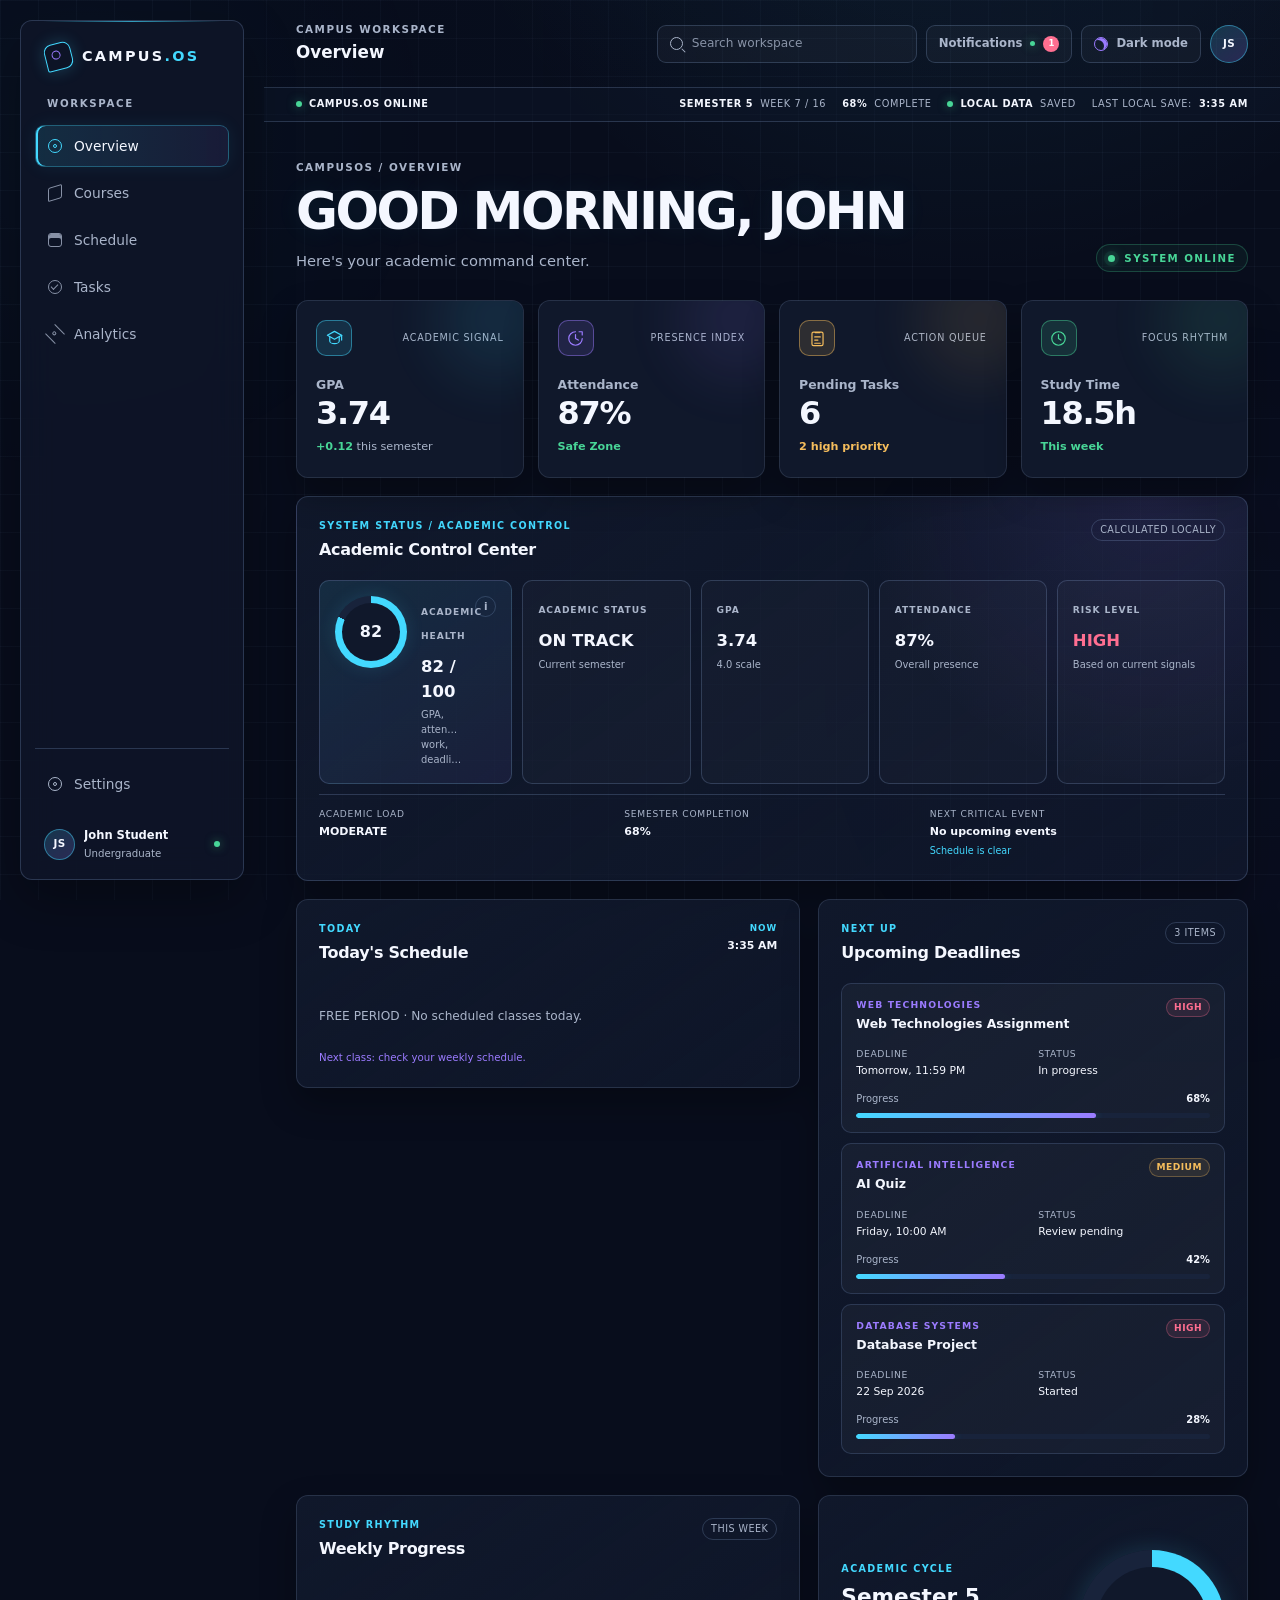
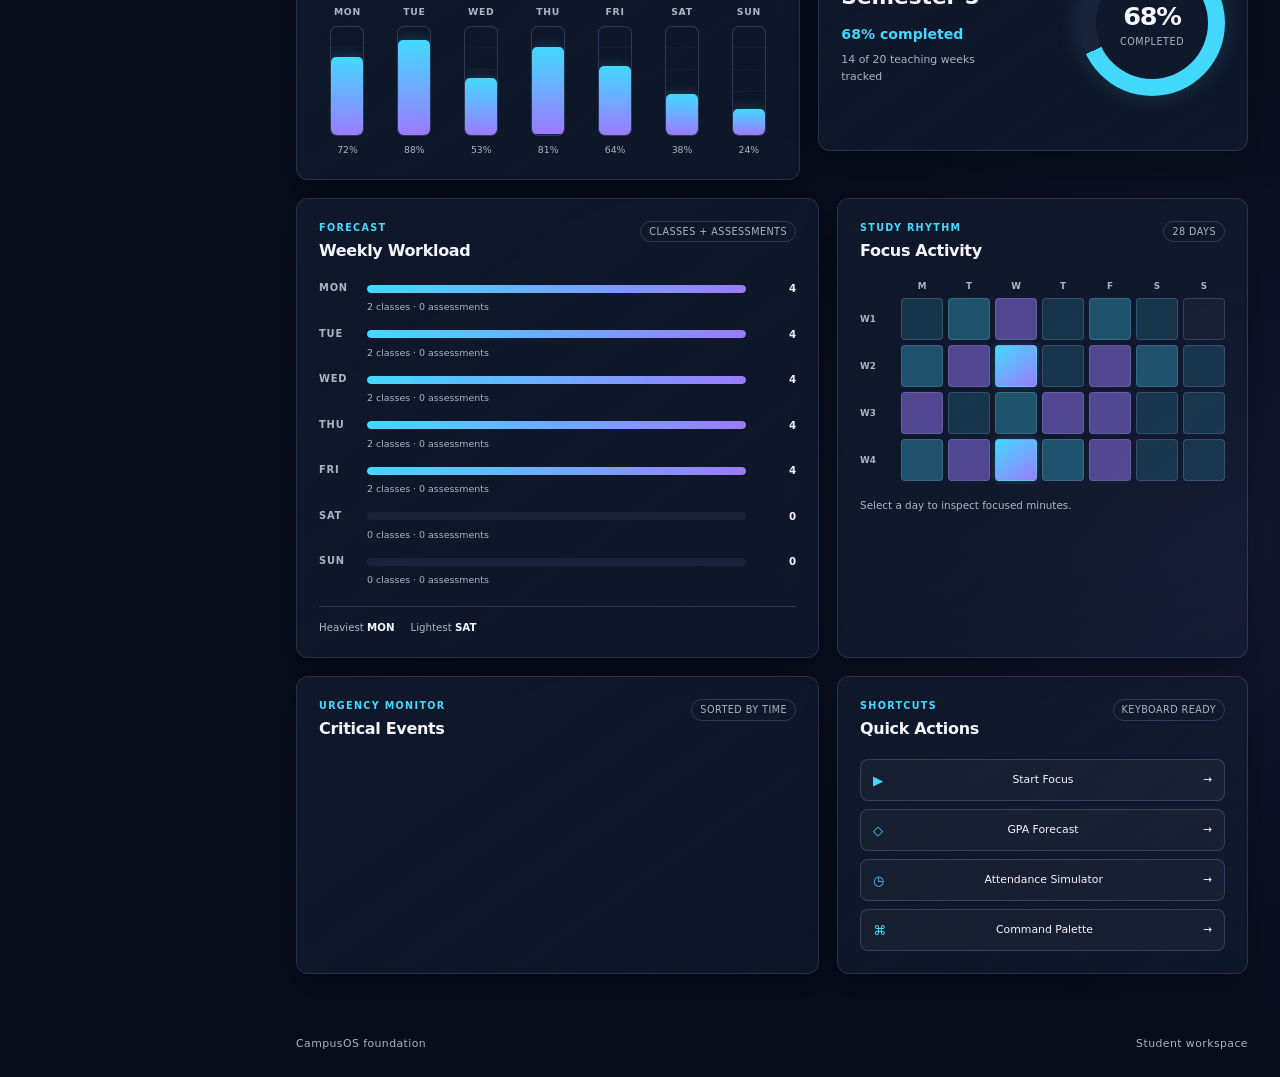
<file: campus-os/index.html>
<!doctype html>
<html lang="en">
  <head>
    <meta charset="utf-8">
    <meta name="viewport" content="width=device-width, initial-scale=1">
    <title>CampusOS | Overview</title>
    <link rel="stylesheet" href="css/base.css">
    <link rel="stylesheet" href="css/layout.css">
    <link rel="stylesheet" href="css/components.css">
    <link rel="stylesheet" href="css/pages.css">
    <link rel="stylesheet" href="css/advanced.css">
    <link rel="stylesheet" href="css/responsive.css">
    <script src="js/data.js" defer></script>
    <script src="js/utils.js" defer></script>
    <script src="js/main.js" defer></script>
    <script src="js/theme.js" defer></script>
    <script src="js/personalization.js" defer></script>
    <script src="js/navigation.js" defer></script>
    <script src="js/search.js" defer></script>
    <script src="js/command-palette.js" defer></script>
    <script src="js/focus.js" defer></script>
    <script src="js/notifications.js" defer></script>
    <script src="js/dashboard.js" defer></script>
  </head>
  <body data-page="overview">
    <div class="app-shell">
      <aside class="sidebar" id="campus-sidebar" data-sidebar aria-label="CampusOS sidebar">
        <button class="sidebar-close" data-sidebar-close type="button" aria-label="Close navigation">
          <span class="close-mark" aria-hidden="true"></span>
        </button>
        <a class="brand" href="index.html" aria-label="CampusOS overview">
          <span class="brand-mark" aria-hidden="true"></span>
          <span class="brand-word">CAMPUS<span>.OS</span></span>
        </a>

        <nav class="primary-nav" aria-label="Primary navigation">
          <p class="nav-section-label">Workspace</p>
          <a class="nav-link" data-page-link="overview" href="index.html">
            <span class="nav-mark nav-mark-overview" aria-hidden="true"></span>
            <span>Overview</span>
          </a>
          <a class="nav-link" data-page-link="courses" href="courses.html">
            <span class="nav-mark nav-mark-courses" aria-hidden="true"></span>
            <span>Courses</span>
          </a>
          <a class="nav-link" data-page-link="schedule" href="schedule.html">
            <span class="nav-mark nav-mark-schedule" aria-hidden="true"></span>
            <span>Schedule</span>
          </a>
          <a class="nav-link" data-page-link="tasks" href="tasks.html">
            <span class="nav-mark nav-mark-tasks" aria-hidden="true"></span>
            <span>Tasks</span>
          </a>
          <a class="nav-link" data-page-link="analytics" href="analytics.html">
            <span class="nav-mark nav-mark-analytics" aria-hidden="true"></span>
            <span>Analytics</span>
          </a>
        </nav>

        <div class="sidebar-bottom">
          <button class="sidebar-action" data-settings-open type="button">
            <span class="settings-mark" aria-hidden="true"></span>
            <span>Settings</span>
          </button>

          <div class="profile-preview">
            <span class="profile-avatar" aria-hidden="true">JS</span>
            <span class="profile-copy">
              <strong>John Student</strong>
              <span>Undergraduate</span>
            </span>
            <span class="online-indicator" aria-label="Online"></span>
          </div>
        </div>
      </aside>

      <button class="sidebar-overlay" data-sidebar-overlay type="button" aria-label="Close navigation" aria-hidden="true" tabindex="-1"></button>

      <div class="app-frame">
        <header class="topbar">
          <button class="mobile-menu-button" data-sidebar-open type="button" aria-label="Open navigation" aria-controls="campus-sidebar" aria-expanded="false">
            <span class="hamburger-mark" aria-hidden="true"></span>
          </button>
          <div class="topbar-heading">
            <span class="topbar-overline">Campus workspace</span>
            <span class="page-label" data-page-label>Overview</span>
          </div>

          <div class="topbar-actions">
            <label class="search-field" data-universal-search-trigger>
              <span class="visually-hidden">Search CampusOS</span>
              <span class="search-mark" aria-hidden="true"></span>
              <input data-universal-search type="search" placeholder="Search workspace" aria-label="Search CampusOS" autocomplete="off">
            </label>

            <button class="notification-button" data-notification-toggle type="button" aria-label="View notifications">
              <span>Notifications</span>
              <span class="notification-dot" aria-hidden="true"></span>
            </button>

            <button class="theme-toggle" data-theme-toggle type="button" aria-pressed="false">
              <span class="theme-indicator" aria-hidden="true"></span>
              <span data-theme-label>Dark mode</span>
            </button>

            <button class="top-avatar" type="button" aria-label="Open user profile">JS</button>
          </div>
        </header>

        <main class="page-content dashboard-content" data-dashboard-page>
          <section class="welcome-header" aria-labelledby="welcome-heading">
            <div>
              <p class="page-kicker">CampusOS / Overview</p>
              <h1 id="welcome-heading" class="welcome-title"><span data-greeting>Good Evening</span>, John</h1>
              <p class="welcome-subtitle">Here's your academic command center.</p>
            </div>

            <div class="system-status" role="status">
              <span class="status-pulse" aria-hidden="true"></span>
              <span>SYSTEM ONLINE</span>
            </div>
          </section>

          <section aria-labelledby="statistics-heading">
            <h2 id="statistics-heading" class="visually-hidden">Academic statistics</h2>
            <div class="stats-grid">
              <article class="stat-card stat-card-cyan">
                <div class="stat-card-top">
                  <span class="stat-icon" aria-hidden="true">
                    <svg viewBox="0 0 24 24" role="img">
                      <path d="m3 8 9-5 9 5-9 5-9-5Z"></path>
                      <path d="M6 10.2V15c0 1.8 2.7 3.5 6 3.5s6-1.7 6-3.5v-4.8"></path>
                      <path d="M21 8v6"></path>
                    </svg>
                  </span>
                  <span class="stat-category">Academic signal</span>
                </div>
                <p class="stat-name">GPA</p>
                <p class="stat-value">3.74</p>
                <p class="stat-meta"><span class="stat-positive">+0.12</span> this semester</p>
              </article>

              <article class="stat-card stat-card-violet">
                <div class="stat-card-top">
                  <span class="stat-icon" aria-hidden="true">
                    <svg viewBox="0 0 24 24" role="img">
                      <path d="M12 3.5a8.5 8.5 0 1 0 8.5 8.5"></path>
                      <path d="M12 7v5l3.5 2"></path>
                      <path d="M16.5 3.5h4v4"></path>
                    </svg>
                  </span>
                  <span class="stat-category">Presence index</span>
                </div>
                <p class="stat-name">Attendance</p>
                <p class="stat-value">87%</p>
                <p class="stat-meta"><span class="stat-positive">Safe Zone</span></p>
              </article>

              <article class="stat-card stat-card-warning">
                <div class="stat-card-top">
                  <span class="stat-icon" aria-hidden="true">
                    <svg viewBox="0 0 24 24" role="img">
                      <rect x="5" y="4" width="14" height="17" rx="2"></rect>
                      <path d="M9 4.5h6M8.5 10h7M8.5 14h4M8.5 18h7"></path>
                    </svg>
                  </span>
                  <span class="stat-category">Action queue</span>
                </div>
                <p class="stat-name">Pending Tasks</p>
                <p class="stat-value">6</p>
                <p class="stat-meta"><span class="stat-warning">2 high priority</span></p>
              </article>

              <article class="stat-card stat-card-success">
                <div class="stat-card-top">
                  <span class="stat-icon" aria-hidden="true">
                    <svg viewBox="0 0 24 24" role="img">
                      <circle cx="12" cy="12" r="8.5"></circle>
                      <path d="M12 7v5l3 2"></path>
                    </svg>
                  </span>
                  <span class="stat-category">Focus rhythm</span>
                </div>
                <p class="stat-name">Study Time</p>
                <p class="stat-value">18.5h</p>
                <p class="stat-meta"><span class="stat-positive">This week</span></p>
              </article>
            </div>
          </section>

          <section class="dashboard-panel control-center-panel" id="control-center" data-control-center aria-labelledby="control-center-heading">
            <div class="panel-heading">
              <div>
                <p class="panel-kicker">System status / Academic control</p>
                <h2 id="control-center-heading">Academic Control Center</h2>
              </div>
              <span class="panel-tag">Calculated locally</span>
            </div>
            <div class="control-center-grid">
              <div class="health-score">
                <div class="health-score__ring" data-health-ring style="--health-progress: 86%"><span data-academic-health>86</span></div>
                <div class="health-score__copy"><span class="health-score__label">Academic Health</span><strong class="control-center-item__value"><span data-academic-health-label>86</span> / 100</strong><span class="control-center-item__detail">GPA, attendance, work, deadlines</span></div>
                <span class="info-button" role="img" title="GPA 35%, attendance 30%, work completion 20%, deadline readiness 15%" aria-label="Academic Health Score uses GPA, attendance, work completion, and deadline readiness">i</span>
              </div>
              <div class="control-center-item"><span class="control-center-item__label">Academic status</span><strong class="control-center-item__value" data-academic-status>ON TRACK</strong><span class="control-center-item__detail">Current semester</span></div>
              <div class="control-center-item"><span class="control-center-item__label">GPA</span><strong class="control-center-item__value" data-health-gpa>3.74</strong><span class="control-center-item__detail">4.0 scale</span></div>
              <div class="control-center-item"><span class="control-center-item__label">Attendance</span><strong class="control-center-item__value" data-health-attendance>87%</strong><span class="control-center-item__detail">Overall presence</span></div>
              <div class="control-center-item"><span class="control-center-item__label">Risk level</span><strong class="control-center-item__value risk-low" data-academic-risk>LOW</strong><span class="control-center-item__detail">Based on current signals</span></div>
            </div>
            <div class="control-center-secondary">
              <span><small>Academic load</small><strong data-academic-load>MODERATE</strong></span>
              <span><small>Semester completion</small><strong data-semester-completion>68%</strong></span>
              <span><small>Next critical event</small><strong data-critical-event>Web Technologies Assignment</strong><em data-critical-countdown>Calculating...</em></span>
            </div>
          </section>

          <div class="dashboard-layout">
            <section class="dashboard-panel schedule-panel" aria-labelledby="schedule-heading">
              <div class="panel-heading">
                <div>
                  <p class="panel-kicker">Today</p>
                  <h2 id="schedule-heading">Today's Schedule</h2>
                </div>
                <span class="timeline-now-readout"><span>NOW</span><strong data-live-now>--:--</strong></span>
              </div>

              <ol class="timeline" data-live-timeline>
                <li class="timeline-item">
                  <time class="timeline-time" datetime="09:00">09:00 <span>AM</span></time>
                  <span class="timeline-rail" aria-hidden="true"><span class="timeline-node"></span></span>
                  <div class="timeline-event">
                    <h3>Web Technologies</h3>
                    <p>Room CS-301</p>
                  </div>
                </li>
                <li class="timeline-item">
                  <time class="timeline-time" datetime="11:30">11:30 <span>AM</span></time>
                  <span class="timeline-rail" aria-hidden="true"><span class="timeline-node"></span></span>
                  <div class="timeline-event">
                    <h3>Artificial Intelligence</h3>
                    <p>AI Lab</p>
                  </div>
                </li>
                <li class="timeline-item">
                  <time class="timeline-time" datetime="14:00">02:00 <span>PM</span></time>
                  <span class="timeline-rail" aria-hidden="true"><span class="timeline-node"></span></span>
                  <div class="timeline-event">
                    <h3>Database Systems</h3>
                    <p>Room CS-205</p>
                  </div>
                </li>
              </ol>
              <p class="timeline-next-class" data-next-class-summary>Next class: calculating...</p>
            </section>

            <section class="dashboard-panel deadlines-panel" aria-labelledby="deadlines-heading">
              <div class="panel-heading">
                <div>
                  <p class="panel-kicker">Next up</p>
                  <h2 id="deadlines-heading">Upcoming Deadlines</h2>
                </div>
                <span class="panel-tag">3 items</span>
              </div>

              <div class="deadline-list">
                <article class="deadline-card">
                  <div class="deadline-card-heading">
                    <div>
                      <p class="deadline-course">Web Technologies</p>
                      <h3>Web Technologies Assignment</h3>
                    </div>
                    <span class="priority-badge priority-high">High</span>
                  </div>
                  <div class="deadline-info">
                    <span><small>Deadline</small>Tomorrow, 11:59 PM</span>
                    <span><small>Status</small>In progress</span>
                  </div>
                  <div class="deadline-progress">
                    <div class="progress-label"><span>Progress</span><strong>68%</strong></div>
                    <div class="progress-track" role="progressbar" aria-label="Web Technologies Assignment progress" aria-valuemin="0" aria-valuemax="100" aria-valuenow="68"><span style="width: 68%"></span></div>
                  </div>
                </article>

                <article class="deadline-card">
                  <div class="deadline-card-heading">
                    <div>
                      <p class="deadline-course">Artificial Intelligence</p>
                      <h3>AI Quiz</h3>
                    </div>
                    <span class="priority-badge priority-medium">Medium</span>
                  </div>
                  <div class="deadline-info">
                    <span><small>Deadline</small>Friday, 10:00 AM</span>
                    <span><small>Status</small>Review pending</span>
                  </div>
                  <div class="deadline-progress">
                    <div class="progress-label"><span>Progress</span><strong>42%</strong></div>
                    <div class="progress-track" role="progressbar" aria-label="AI Quiz progress" aria-valuemin="0" aria-valuemax="100" aria-valuenow="42"><span style="width: 42%"></span></div>
                  </div>
                </article>

                <article class="deadline-card">
                  <div class="deadline-card-heading">
                    <div>
                      <p class="deadline-course">Database Systems</p>
                      <h3>Database Project</h3>
                    </div>
                    <span class="priority-badge priority-high">High</span>
                  </div>
                  <div class="deadline-info">
                    <span><small>Deadline</small>22 Sep 2026</span>
                    <span><small>Status</small>Started</span>
                  </div>
                  <div class="deadline-progress">
                    <div class="progress-label"><span>Progress</span><strong>28%</strong></div>
                    <div class="progress-track" role="progressbar" aria-label="Database Project progress" aria-valuemin="0" aria-valuemax="100" aria-valuenow="28"><span style="width: 28%"></span></div>
                  </div>
                </article>
              </div>
            </section>

            <section class="dashboard-panel weekly-panel" aria-labelledby="weekly-heading">
              <div class="panel-heading">
                <div>
                  <p class="panel-kicker">Study rhythm</p>
                  <h2 id="weekly-heading">Weekly Progress</h2>
                </div>
                <span class="panel-tag">This week</span>
              </div>

              <ol class="weekly-bars" aria-label="Weekly study progress">
                <li class="week-day"><span class="day-label">MON</span><span class="bar-track"><span class="bar-fill" style="height: 72%"></span></span><span class="day-value">72%</span></li>
                <li class="week-day"><span class="day-label">TUE</span><span class="bar-track"><span class="bar-fill" style="height: 88%"></span></span><span class="day-value">88%</span></li>
                <li class="week-day"><span class="day-label">WED</span><span class="bar-track"><span class="bar-fill" style="height: 53%"></span></span><span class="day-value">53%</span></li>
                <li class="week-day"><span class="day-label">THU</span><span class="bar-track"><span class="bar-fill" style="height: 81%"></span></span><span class="day-value">81%</span></li>
                <li class="week-day"><span class="day-label">FRI</span><span class="bar-track"><span class="bar-fill" style="height: 64%"></span></span><span class="day-value">64%</span></li>
                <li class="week-day"><span class="day-label">SAT</span><span class="bar-track"><span class="bar-fill" style="height: 38%"></span></span><span class="day-value">38%</span></li>
                <li class="week-day"><span class="day-label">SUN</span><span class="bar-track"><span class="bar-fill" style="height: 24%"></span></span><span class="day-value">24%</span></li>
              </ol>
            </section>

            <section class="dashboard-panel semester-panel" aria-labelledby="semester-heading">
              <div>
                <p class="panel-kicker">Academic cycle</p>
                <h2 id="semester-heading">Semester 5</h2>
                <p class="semester-copy">68% completed</p>
                <p class="semester-detail">14 of 20 teaching weeks tracked</p>
              </div>
              <div class="semester-ring" style="--progress: 68%" role="progressbar" aria-label="Semester 5 progress" aria-valuemin="0" aria-valuemax="100" aria-valuenow="68">
                <div class="semester-ring-center"><strong>68%</strong><span>completed</span></div>
              </div>
            </section>
          </div>

          <div class="advanced-dashboard-grid">
            <section class="dashboard-panel workload-panel" aria-labelledby="workload-heading">
              <div class="panel-heading">
                <div><p class="panel-kicker">Forecast</p><h2 id="workload-heading">Weekly Workload</h2></div>
                <span class="panel-tag">Classes + assessments</span>
              </div>
              <div class="workload-list" data-workload-list></div>
              <div class="workload-insights"><span>Heaviest <strong data-heaviest-day>--</strong></span><span>Lightest <strong data-lightest-day>--</strong></span></div>
            </section>

            <section class="dashboard-panel heatmap-panel" aria-labelledby="heatmap-heading">
              <div class="panel-heading">
                <div><p class="panel-kicker">Study rhythm</p><h2 id="heatmap-heading">Focus Activity</h2></div>
                <span class="panel-tag">28 days</span>
              </div>
              <div class="study-heatmap-wrap"><div class="study-heatmap" data-study-heatmap></div></div>
              <p class="heatmap-tooltip" data-heatmap-tooltip>Select a day to inspect focused minutes.</p>
            </section>

            <section class="dashboard-panel critical-events-panel" id="events" aria-labelledby="critical-events-heading">
              <div class="panel-heading">
                <div><p class="panel-kicker">Urgency monitor</p><h2 id="critical-events-heading">Critical Events</h2></div>
                <span class="panel-tag">Sorted by time</span>
              </div>
              <div class="critical-events-list" data-critical-events></div>
            </section>

            <section class="dashboard-panel quick-actions-panel" aria-labelledby="quick-actions-heading">
              <div class="panel-heading">
                <div><p class="panel-kicker">Shortcuts</p><h2 id="quick-actions-heading">Quick Actions</h2></div>
                <span class="panel-tag">Keyboard ready</span>
              </div>
              <div class="quick-actions">
                <button class="quick-action" data-focus-open type="button"><span>▶</span><span>Start Focus</span><span aria-hidden="true">→</span></button>
                <a class="quick-action" href="analytics.html#forecast"><span>◇</span><span>GPA Forecast</span><span aria-hidden="true">→</span></a>
                <a class="quick-action" href="analytics.html#attendance-risk"><span>◷</span><span>Attendance Simulator</span><span aria-hidden="true">→</span></a>
                <button class="quick-action" data-command-open type="button"><span>⌘</span><span>Command Palette</span><span aria-hidden="true">→</span></button>
              </div>
            </section>
          </div>
        </main>

        <footer class="app-footer">
          <span>CampusOS foundation</span>
          <span>Student workspace</span>
        </footer>
      </div>
    </div>
  </body>
</html>
</file>
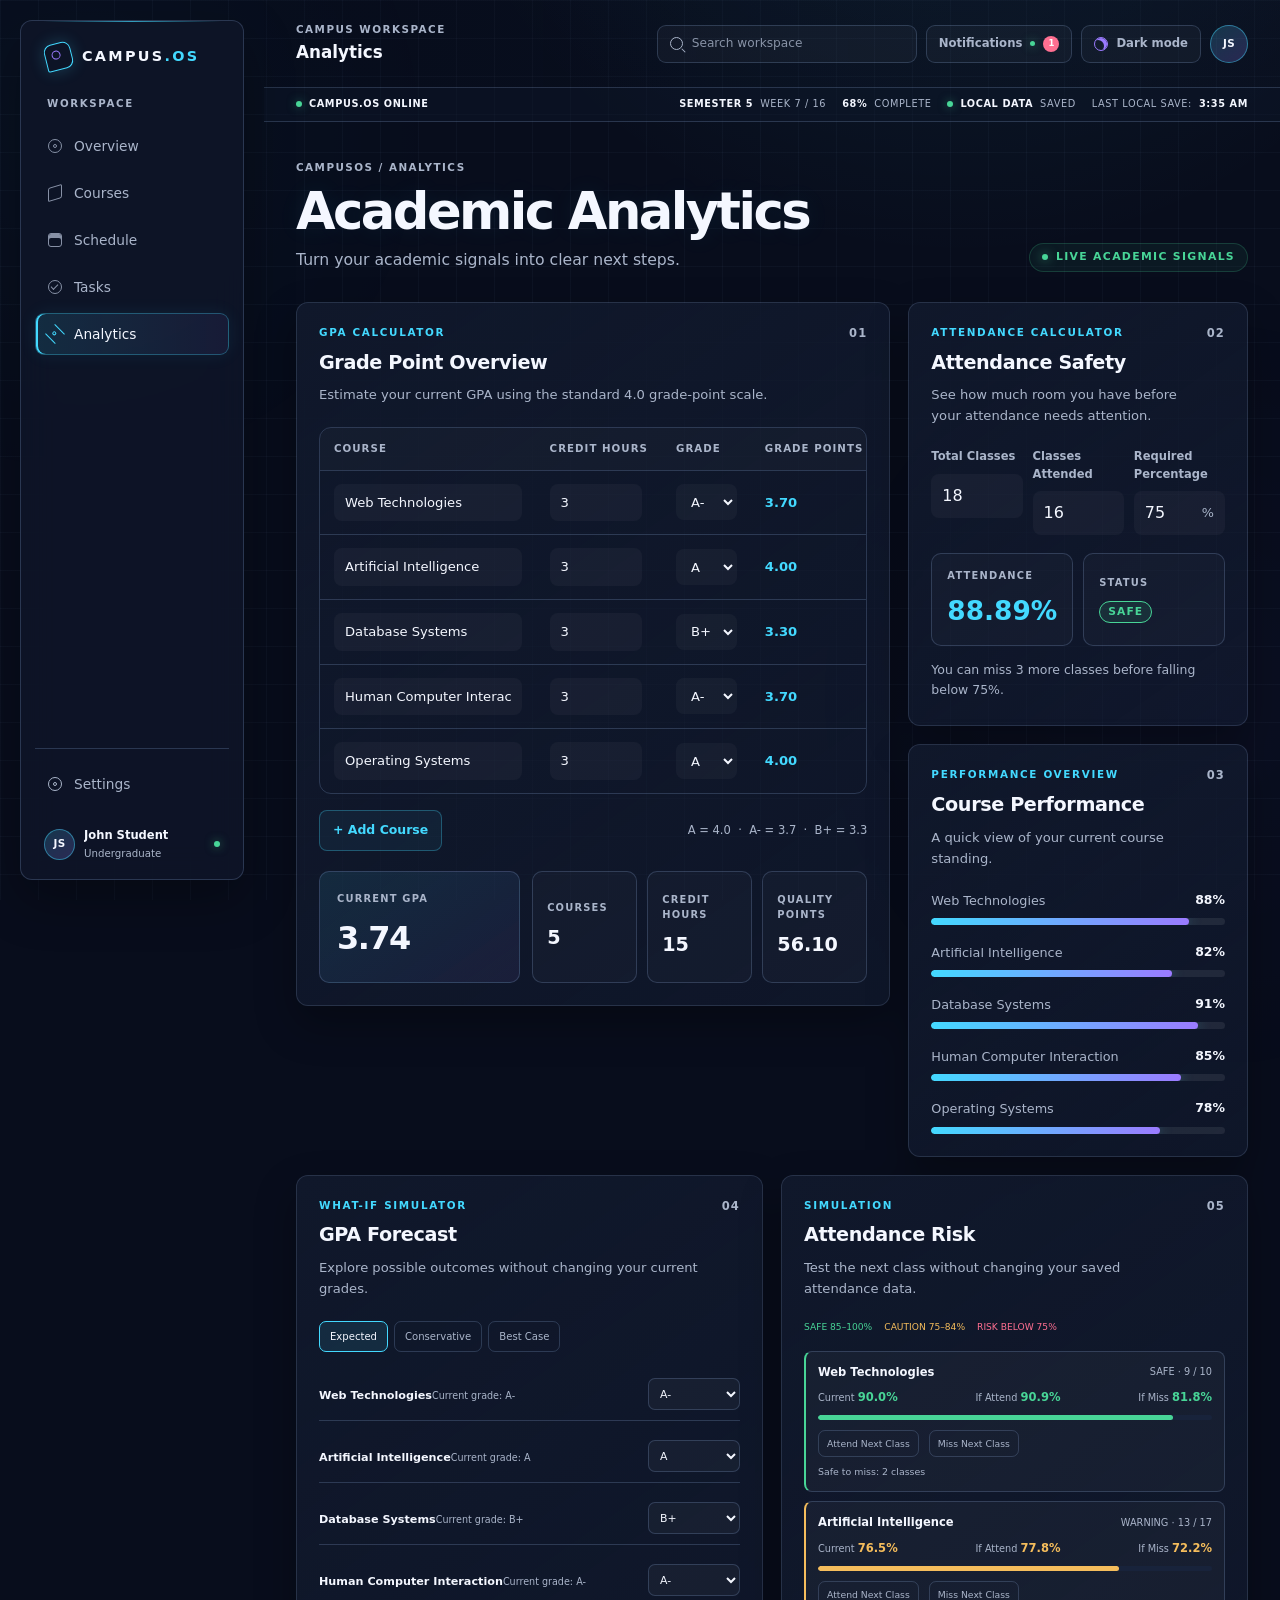
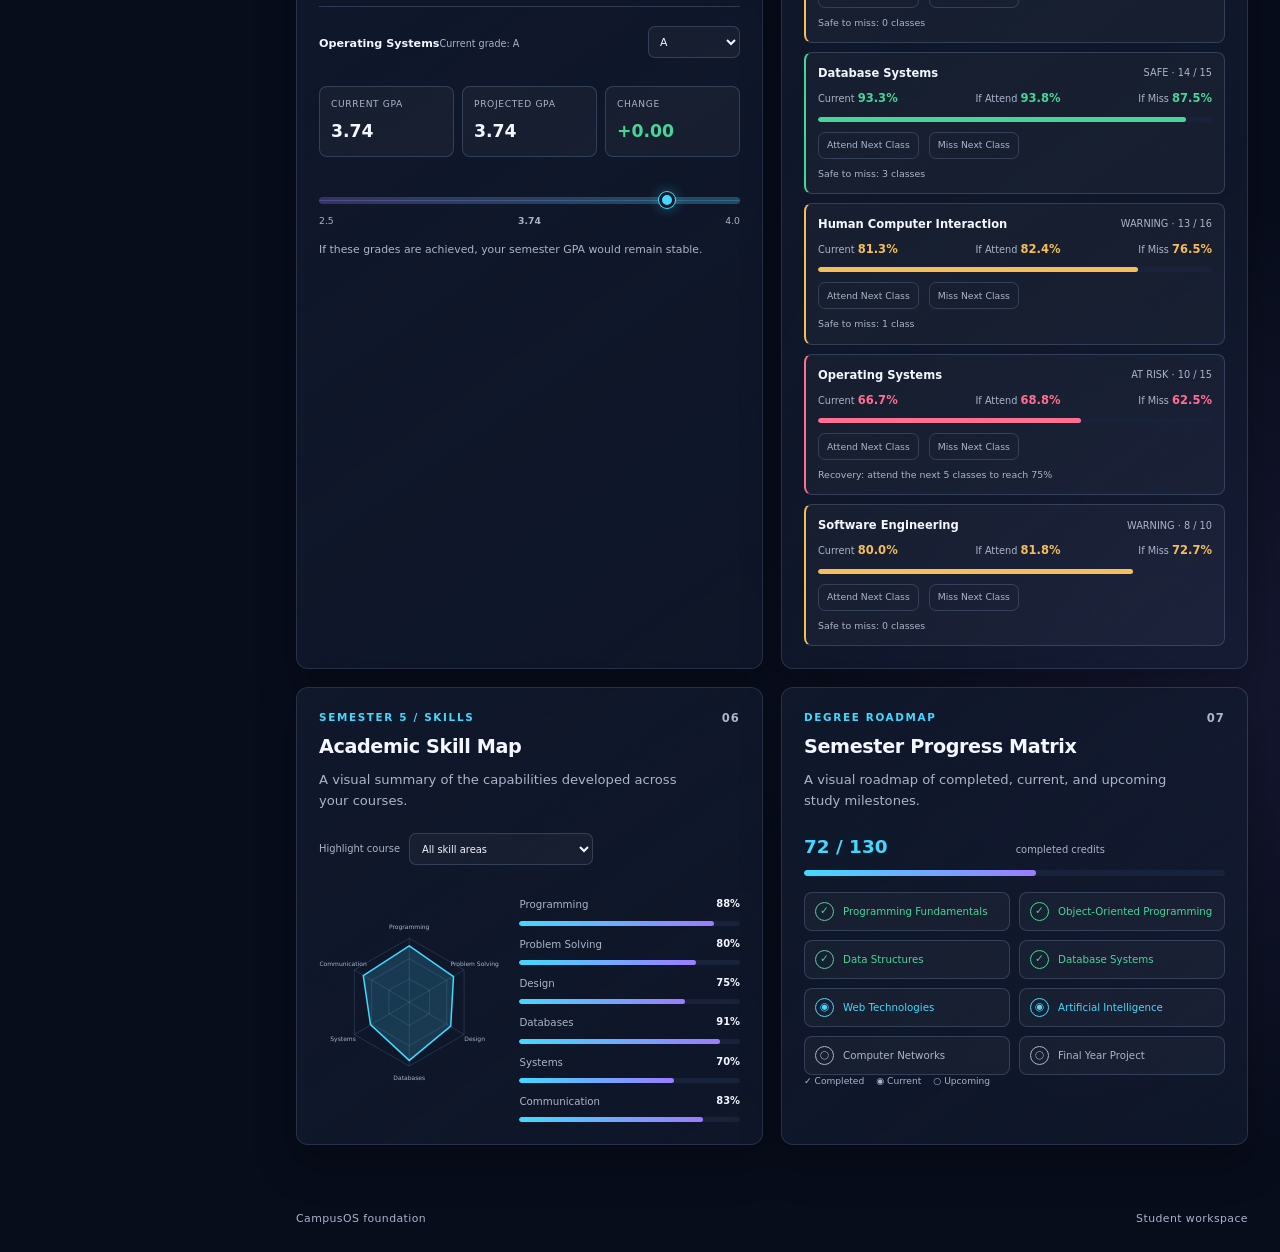
<file: campus-os/analytics.html>
<!doctype html>
<html lang="en">
  <head>
    <meta charset="utf-8">
    <meta name="viewport" content="width=device-width, initial-scale=1">
    <title>CampusOS | Analytics</title>
    <link rel="stylesheet" href="css/base.css">
    <link rel="stylesheet" href="css/layout.css">
    <link rel="stylesheet" href="css/components.css">
    <link rel="stylesheet" href="css/pages.css">
    <link rel="stylesheet" href="css/advanced.css">
    <link rel="stylesheet" href="css/responsive.css">
    <script src="js/data.js" defer></script>
    <script src="js/utils.js" defer></script>
    <script src="js/main.js" defer></script>
    <script src="js/theme.js" defer></script>
    <script src="js/personalization.js" defer></script>
    <script src="js/navigation.js" defer></script>
    <script src="js/search.js" defer></script>
    <script src="js/command-palette.js" defer></script>
    <script src="js/focus.js" defer></script>
    <script src="js/notifications.js" defer></script>
    <script src="js/analytics.js" defer></script>
  </head>
  <body data-page="analytics">
    <div class="app-shell">
      <aside class="sidebar" id="campus-sidebar" data-sidebar aria-label="CampusOS sidebar">
        <button class="sidebar-close" data-sidebar-close type="button" aria-label="Close navigation">
          <span class="close-mark" aria-hidden="true"></span>
        </button>
        <a class="brand" href="index.html" aria-label="CampusOS overview">
          <span class="brand-mark" aria-hidden="true"></span>
          <span class="brand-word">CAMPUS<span>.OS</span></span>
        </a>

        <nav class="primary-nav" aria-label="Primary navigation">
          <p class="nav-section-label">Workspace</p>
          <a class="nav-link" data-page-link="overview" href="index.html">
            <span class="nav-mark nav-mark-overview" aria-hidden="true"></span>
            <span>Overview</span>
          </a>
          <a class="nav-link" data-page-link="courses" href="courses.html">
            <span class="nav-mark nav-mark-courses" aria-hidden="true"></span>
            <span>Courses</span>
          </a>
          <a class="nav-link" data-page-link="schedule" href="schedule.html">
            <span class="nav-mark nav-mark-schedule" aria-hidden="true"></span>
            <span>Schedule</span>
          </a>
          <a class="nav-link" data-page-link="tasks" href="tasks.html">
            <span class="nav-mark nav-mark-tasks" aria-hidden="true"></span>
            <span>Tasks</span>
          </a>
          <a class="nav-link" data-page-link="analytics" href="analytics.html">
            <span class="nav-mark nav-mark-analytics" aria-hidden="true"></span>
            <span>Analytics</span>
          </a>
        </nav>

        <div class="sidebar-bottom">
          <button class="sidebar-action" data-settings-open type="button">
            <span class="settings-mark" aria-hidden="true"></span>
            <span>Settings</span>
          </button>

          <div class="profile-preview">
            <span class="profile-avatar" aria-hidden="true">JS</span>
            <span class="profile-copy">
              <strong>John Student</strong>
              <span>Undergraduate</span>
            </span>
            <span class="online-indicator" aria-label="Online"></span>
          </div>
        </div>
      </aside>

      <button class="sidebar-overlay" data-sidebar-overlay type="button" aria-label="Close navigation" aria-hidden="true" tabindex="-1"></button>

      <div class="app-frame">
        <header class="topbar">
          <button class="mobile-menu-button" data-sidebar-open type="button" aria-label="Open navigation" aria-controls="campus-sidebar" aria-expanded="false">
            <span class="hamburger-mark" aria-hidden="true"></span>
          </button>
          <div class="topbar-heading">
            <span class="topbar-overline">Campus workspace</span>
            <span class="page-label" data-page-label>Analytics</span>
          </div>

          <div class="topbar-actions">
            <label class="search-field" data-universal-search-trigger>
              <span class="visually-hidden">Search CampusOS</span>
              <span class="search-mark" aria-hidden="true"></span>
              <input data-universal-search type="search" placeholder="Search workspace" aria-label="Search CampusOS" autocomplete="off">
            </label>

            <button class="notification-button" data-notification-toggle type="button" aria-label="View notifications">
              <span>Notifications</span>
              <span class="notification-dot" aria-hidden="true"></span>
            </button>

            <button class="theme-toggle" data-theme-toggle type="button" aria-pressed="false">
              <span class="theme-indicator" aria-hidden="true"></span>
              <span data-theme-label>Dark mode</span>
            </button>

            <button class="top-avatar" type="button" aria-label="Open user profile">JS</button>
          </div>
        </header>

        <main class="page-content analytics-content" data-analytics-page>
            <section class="analytics-hero" aria-labelledby="analytics-heading">
                <div>
                    <p class="page-kicker">CampusOS / Analytics</p>
                    <h1 id="analytics-heading">Academic Analytics</h1>
                    <p class="analytics-subtitle">Turn your academic signals into clear next steps.</p>
                </div>
                <span class="analytics-status">Live academic signals</span>
            </section>

            <div class="analytics-layout">
                <section class="analytics-panel gpa-panel" aria-labelledby="gpa-heading">
                    <div class="analytics-panel-heading">
                        <div>
                            <p class="panel-kicker">GPA CALCULATOR</p>
                            <h2 id="gpa-heading">Grade Point Overview</h2>
                            <p class="panel-description">Estimate your current GPA using the standard 4.0 grade-point scale.</p>
                        </div>
                        <span class="panel-index">01</span>
                    </div>

                    <div class="gpa-table-wrap">
                        <table class="gpa-table">
                            <caption class="visually-hidden">Course grades used for GPA calculation</caption>
                            <thead>
                                <tr>
                                    <th scope="col">Course</th>
                                    <th scope="col">Credit Hours</th>
                                    <th scope="col">Grade</th>
                                    <th scope="col">Grade Points</th>
                                    <th scope="col"><span class="visually-hidden">Remove course</span></th>
                                </tr>
                            </thead>
                            <tbody data-gpa-rows>
                                <tr data-gpa-row>
                                    <td>
                                        <label class="visually-hidden" for="course-web-technologies">Course name</label>
                                        <input class="gpa-course-input" id="course-web-technologies" data-course-name type="text" value="Web Technologies">
                                    </td>
                                    <td>
                                        <label class="visually-hidden" for="credits-web-technologies">Credit hours</label>
                                        <input class="gpa-credit-input" id="credits-web-technologies" data-credit-hours type="number" min="1" step="1" value="3">
                                    </td>
                                    <td>
                                        <label class="visually-hidden" for="grade-web-technologies">Grade</label>
                                        <select id="grade-web-technologies" data-grade>
                                            <option value="A">A</option>
                                            <option value="A-" selected>A-</option>
                                            <option value="B+">B+</option>
                                            <option value="B">B</option>
                                            <option value="B-">B-</option>
                                            <option value="C+">C+</option>
                                            <option value="C">C</option>
                                            <option value="D">D</option>
                                            <option value="F">F</option>
                                        </select>
                                    </td>
                                    <td><span class="grade-points" data-grade-points>3.70</span></td>
                                    <td><button class="remove-course-button" data-remove-course type="button" aria-label="Remove Web Technologies">Remove</button></td>
                                </tr>
                                <tr data-gpa-row>
                                    <td>
                                        <label class="visually-hidden" for="course-artificial-intelligence">Course name</label>
                                        <input class="gpa-course-input" id="course-artificial-intelligence" data-course-name type="text" value="Artificial Intelligence">
                                    </td>
                                    <td>
                                        <label class="visually-hidden" for="credits-artificial-intelligence">Credit hours</label>
                                        <input class="gpa-credit-input" id="credits-artificial-intelligence" data-credit-hours type="number" min="1" step="1" value="3">
                                    </td>
                                    <td>
                                        <label class="visually-hidden" for="grade-artificial-intelligence">Grade</label>
                                        <select id="grade-artificial-intelligence" data-grade>
                                            <option value="A" selected>A</option>
                                            <option value="A-">A-</option>
                                            <option value="B+">B+</option>
                                            <option value="B">B</option>
                                            <option value="B-">B-</option>
                                            <option value="C+">C+</option>
                                            <option value="C">C</option>
                                            <option value="D">D</option>
                                            <option value="F">F</option>
                                        </select>
                                    </td>
                                    <td><span class="grade-points" data-grade-points>4.00</span></td>
                                    <td><button class="remove-course-button" data-remove-course type="button" aria-label="Remove Artificial Intelligence">Remove</button></td>
                                </tr>
                                <tr data-gpa-row>
                                    <td>
                                        <label class="visually-hidden" for="course-database-systems">Course name</label>
                                        <input class="gpa-course-input" id="course-database-systems" data-course-name type="text" value="Database Systems">
                                    </td>
                                    <td>
                                        <label class="visually-hidden" for="credits-database-systems">Credit hours</label>
                                        <input class="gpa-credit-input" id="credits-database-systems" data-credit-hours type="number" min="1" step="1" value="3">
                                    </td>
                                    <td>
                                        <label class="visually-hidden" for="grade-database-systems">Grade</label>
                                        <select id="grade-database-systems" data-grade>
                                            <option value="A">A</option>
                                            <option value="A-">A-</option>
                                            <option value="B+" selected>B+</option>
                                            <option value="B">B</option>
                                            <option value="B-">B-</option>
                                            <option value="C+">C+</option>
                                            <option value="C">C</option>
                                            <option value="D">D</option>
                                            <option value="F">F</option>
                                        </select>
                                    </td>
                                    <td><span class="grade-points" data-grade-points>3.30</span></td>
                                    <td><button class="remove-course-button" data-remove-course type="button" aria-label="Remove Database Systems">Remove</button></td>
                                </tr>
                                <tr data-gpa-row>
                                    <td>
                                        <label class="visually-hidden" for="course-hci">Course name</label>
                                        <input class="gpa-course-input" id="course-hci" data-course-name type="text" value="Human Computer Interaction">
                                    </td>
                                    <td>
                                        <label class="visually-hidden" for="credits-hci">Credit hours</label>
                                        <input class="gpa-credit-input" id="credits-hci" data-credit-hours type="number" min="1" step="1" value="3">
                                    </td>
                                    <td>
                                        <label class="visually-hidden" for="grade-hci">Grade</label>
                                        <select id="grade-hci" data-grade>
                                            <option value="A">A</option>
                                            <option value="A-" selected>A-</option>
                                            <option value="B+">B+</option>
                                            <option value="B">B</option>
                                            <option value="B-">B-</option>
                                            <option value="C+">C+</option>
                                            <option value="C">C</option>
                                            <option value="D">D</option>
                                            <option value="F">F</option>
                                        </select>
                                    </td>
                                    <td><span class="grade-points" data-grade-points>3.70</span></td>
                                    <td><button class="remove-course-button" data-remove-course type="button" aria-label="Remove Human Computer Interaction">Remove</button></td>
                                </tr>
                                <tr data-gpa-row>
                                    <td>
                                        <label class="visually-hidden" for="course-operating-systems">Course name</label>
                                        <input class="gpa-course-input" id="course-operating-systems" data-course-name type="text" value="Operating Systems">
                                    </td>
                                    <td>
                                        <label class="visually-hidden" for="credits-operating-systems">Credit hours</label>
                                        <input class="gpa-credit-input" id="credits-operating-systems" data-credit-hours type="number" min="1" step="1" value="3">
                                    </td>
                                    <td>
                                        <label class="visually-hidden" for="grade-operating-systems">Grade</label>
                                        <select id="grade-operating-systems" data-grade>
                                            <option value="A" selected>A</option>
                                            <option value="A-">A-</option>
                                            <option value="B+">B+</option>
                                            <option value="B">B</option>
                                            <option value="B-">B-</option>
                                            <option value="C+">C+</option>
                                            <option value="C">C</option>
                                            <option value="D">D</option>
                                            <option value="F">F</option>
                                        </select>
                                    </td>
                                    <td><span class="grade-points" data-grade-points>4.00</span></td>
                                    <td><button class="remove-course-button" data-remove-course type="button" aria-label="Remove Operating Systems">Remove</button></td>
                                </tr>
                            </tbody>
                        </table>
                    </div>

                    <div class="gpa-actions">
                        <button class="analytics-outline-button" data-add-course type="button">+ Add Course</button>
                        <span class="gpa-scale-note">A = 4.0 &nbsp;·&nbsp; A- = 3.7 &nbsp;·&nbsp; B+ = 3.3</span>
                    </div>

                    <div class="gpa-result" aria-live="polite">
                        <div class="current-gpa-card">
                            <span class="result-label">CURRENT GPA</span>
                            <strong class="current-gpa-value" data-current-gpa>3.74</strong>
                        </div>
                        <div class="gpa-total-grid">
                            <div class="gpa-total-item">
                                <span class="result-label">COURSES</span>
                                <strong data-total-courses>5</strong>
                            </div>
                            <div class="gpa-total-item">
                                <span class="result-label">CREDIT HOURS</span>
                                <strong data-total-credits>15</strong>
                            </div>
                            <div class="gpa-total-item">
                                <span class="result-label">QUALITY POINTS</span>
                                <strong data-total-quality-points>56.10</strong>
                            </div>
                        </div>
                    </div>
                </section>

                <section class="analytics-panel attendance-panel" aria-labelledby="attendance-heading">
                    <div class="analytics-panel-heading">
                        <div>
                            <p class="panel-kicker">ATTENDANCE CALCULATOR</p>
                            <h2 id="attendance-heading">Attendance Safety</h2>
                            <p class="panel-description">See how much room you have before your attendance needs attention.</p>
                        </div>
                        <span class="panel-index">02</span>
                    </div>

                    <div class="attendance-input-grid">
                        <div class="analytics-field">
                            <label for="total-classes">Total Classes</label>
                            <input id="total-classes" data-total-classes type="number" min="0" step="1" value="18">
                        </div>
                        <div class="analytics-field">
                            <label for="classes-attended">Classes Attended</label>
                            <input id="classes-attended" data-classes-attended type="number" min="0" step="1" value="16">
                        </div>
                        <div class="analytics-field">
                            <label for="required-percentage">Required Percentage</label>
                            <div class="input-with-suffix">
                                <input id="required-percentage" data-required-percentage type="number" min="0" max="100" step="1" value="75">
                                <span>%</span>
                            </div>
                        </div>
                    </div>

                    <div class="attendance-results" aria-live="polite">
                        <div class="attendance-primary">
                            <span class="result-label">ATTENDANCE</span>
                            <strong class="attendance-percent" data-attendance-percentage>88.89%</strong>
                        </div>
                        <div class="attendance-status-wrap">
                            <span class="result-label">STATUS</span>
                            <strong class="attendance-status status-safe" data-attendance-status>SAFE</strong>
                        </div>
                    </div>
                    <p class="attendance-message" data-attendance-message>You can miss 3 more classes before falling below 75%.</p>
                </section>

                <section class="analytics-panel performance-panel" aria-labelledby="performance-heading">
                    <div class="analytics-panel-heading">
                        <div>
                            <p class="panel-kicker">PERFORMANCE OVERVIEW</p>
                            <h2 id="performance-heading">Course Performance</h2>
                            <p class="panel-description">A quick view of your current course standing.</p>
                        </div>
                        <span class="panel-index">03</span>
                    </div>

                    <div class="performance-list">
                        <div class="performance-item">
                            <div class="performance-label"><span>Web Technologies</span><strong>88%</strong></div>
                            <div class="performance-bar" role="progressbar" aria-label="Web Technologies performance" aria-valuenow="88" aria-valuemin="0" aria-valuemax="100"><span style="width: 88%"></span></div>
                        </div>
                        <div class="performance-item">
                            <div class="performance-label"><span>Artificial Intelligence</span><strong>82%</strong></div>
                            <div class="performance-bar" role="progressbar" aria-label="Artificial Intelligence performance" aria-valuenow="82" aria-valuemin="0" aria-valuemax="100"><span style="width: 82%"></span></div>
                        </div>
                        <div class="performance-item">
                            <div class="performance-label"><span>Database Systems</span><strong>91%</strong></div>
                            <div class="performance-bar" role="progressbar" aria-label="Database Systems performance" aria-valuenow="91" aria-valuemin="0" aria-valuemax="100"><span style="width: 91%"></span></div>
                        </div>
                        <div class="performance-item">
                            <div class="performance-label"><span>Human Computer Interaction</span><strong>85%</strong></div>
                            <div class="performance-bar" role="progressbar" aria-label="Human Computer Interaction performance" aria-valuenow="85" aria-valuemin="0" aria-valuemax="100"><span style="width: 85%"></span></div>
                        </div>
                        <div class="performance-item">
                            <div class="performance-label"><span>Operating Systems</span><strong>78%</strong></div>
                            <div class="performance-bar" role="progressbar" aria-label="Operating Systems performance" aria-valuenow="78" aria-valuemin="0" aria-valuemax="100"><span style="width: 78%"></span></div>
                        </div>
                    </div>
                </section>
            </div>

            <div class="advanced-analytics-grid">
                <section class="analytics-panel forecast-panel" id="forecast" data-forecast-panel aria-labelledby="forecast-heading">
                    <div class="analytics-panel-heading">
                        <div>
                            <p class="panel-kicker">WHAT-IF SIMULATOR</p>
                            <h2 id="forecast-heading">GPA Forecast</h2>
                            <p class="panel-description">Explore possible outcomes without changing your current grades.</p>
                        </div>
                        <span class="panel-index">04</span>
                    </div>
                    <div class="scenario-buttons" role="group" aria-label="GPA forecast scenarios">
                        <button class="scenario-button is-active" data-forecast-scenario="expected" type="button">Expected</button>
                        <button class="scenario-button" data-forecast-scenario="conservative" type="button">Conservative</button>
                        <button class="scenario-button" data-forecast-scenario="best" type="button">Best Case</button>
                    </div>
                    <div class="forecast-course-list" data-forecast-courses></div>
                    <div class="forecast-summary" aria-live="polite">
                        <div class="forecast-summary__item"><span>Current GPA</span><strong data-forecast-current>3.74</strong></div>
                        <div class="forecast-summary__item"><span>Projected GPA</span><strong data-forecast-projected>3.74</strong></div>
                        <div class="forecast-summary__item change"><span>Change</span><strong data-forecast-change>+0.00</strong></div>
                    </div>
                    <div class="forecast-meter" aria-label="Projected GPA position on a 2.5 to 4.0 scale">
                        <div class="forecast-meter__scale"><span class="forecast-meter__marker" data-forecast-marker></span></div>
                        <div class="forecast-meter__labels"><span>2.5</span><strong data-forecast-meter-label>3.74</strong><span>4.0</span></div>
                    </div>
                    <p class="forecast-message" data-forecast-message>If these grades are achieved, your semester GPA would remain stable.</p>
                </section>

                <section class="analytics-panel attendance-risk-panel" id="attendance-risk" data-attendance-risk-panel aria-labelledby="attendance-risk-heading">
                    <div class="analytics-panel-heading">
                        <div>
                            <p class="panel-kicker">SIMULATION</p>
                            <h2 id="attendance-risk-heading">Attendance Risk</h2>
                            <p class="panel-description">Test the next class without changing your saved attendance data.</p>
                        </div>
                        <span class="panel-index">05</span>
                    </div>
                    <div class="attendance-zone-legend"><span class="zone-safe">SAFE 85–100%</span><span class="zone-caution">CAUTION 75–84%</span><span class="zone-risk">RISK BELOW 75%</span></div>
                    <div class="attendance-risk-list" data-attendance-risk-list></div>
                </section>

                <section class="analytics-panel skill-map-panel" data-skill-map-panel aria-labelledby="skill-map-heading">
                    <div class="analytics-panel-heading">
                        <div>
                            <p class="panel-kicker">SEMESTER 5 / SKILLS</p>
                            <h2 id="skill-map-heading">Academic Skill Map</h2>
                            <p class="panel-description">A visual summary of the capabilities developed across your courses.</p>
                        </div>
                        <span class="panel-index">06</span>
                    </div>
                    <label class="skill-course-select">Highlight course<select data-skill-course-select aria-label="Highlight course skills"></select></label>
                    <div class="skill-map-layout">
                        <svg class="skill-radar" viewBox="0 0 240 240" role="img" aria-label="Academic skill map">
                            <polygon points="120,35 193,77 193,163 120,205 47,163 47,77"></polygon>
                            <polygon points="120,62 170,91 170,149 120,178 70,149 70,91"></polygon>
                            <polygon points="120,89 147,104 147,135 120,151 93,135 93,104"></polygon>
                            <line x1="120" y1="120" x2="120" y2="35"></line><line x1="120" y1="120" x2="193" y2="77"></line><line x1="120" y1="120" x2="193" y2="163"></line><line x1="120" y1="120" x2="120" y2="205"></line><line x1="120" y1="120" x2="47" y2="163"></line><line x1="120" y1="120" x2="47" y2="77"></line>
                            <polygon class="skill-radar__area" data-skill-area points="120,45 178,86 183,157 120,187 62,154 58,84"></polygon>
                            <text x="120" y="23">Programming</text><text x="207" y="72">Problem Solving</text><text x="207" y="171">Design</text><text x="120" y="224">Databases</text><text x="32" y="171">Systems</text><text x="32" y="72">Communication</text>
                        </svg>
                        <div class="skill-list" data-skill-list></div>
                    </div>
                </section>

                <section class="analytics-panel degree-panel" aria-labelledby="degree-heading">
                    <div class="analytics-panel-heading">
                        <div>
                            <p class="panel-kicker">DEGREE ROADMAP</p>
                            <h2 id="degree-heading">Semester Progress Matrix</h2>
                            <p class="panel-description">A visual roadmap of completed, current, and upcoming study milestones.</p>
                        </div>
                        <span class="panel-index">07</span>
                    </div>
                    <div class="degree-progress-summary"><strong>72 / 130</strong><span>completed credits</span><div class="degree-progress-track"><span style="width: 55%"></span></div></div>
                    <div class="degree-matrix" data-degree-matrix></div>
                    <div class="degree-legend"><span>✓ Completed</span><span>◉ Current</span><span>○ Upcoming</span></div>
                </section>
            </div>
        </main>

        <footer class="app-footer">
          <span>CampusOS foundation</span>
          <span>Student workspace</span>
        </footer>
      </div>
    </div>
  </body>
</html>
</file>
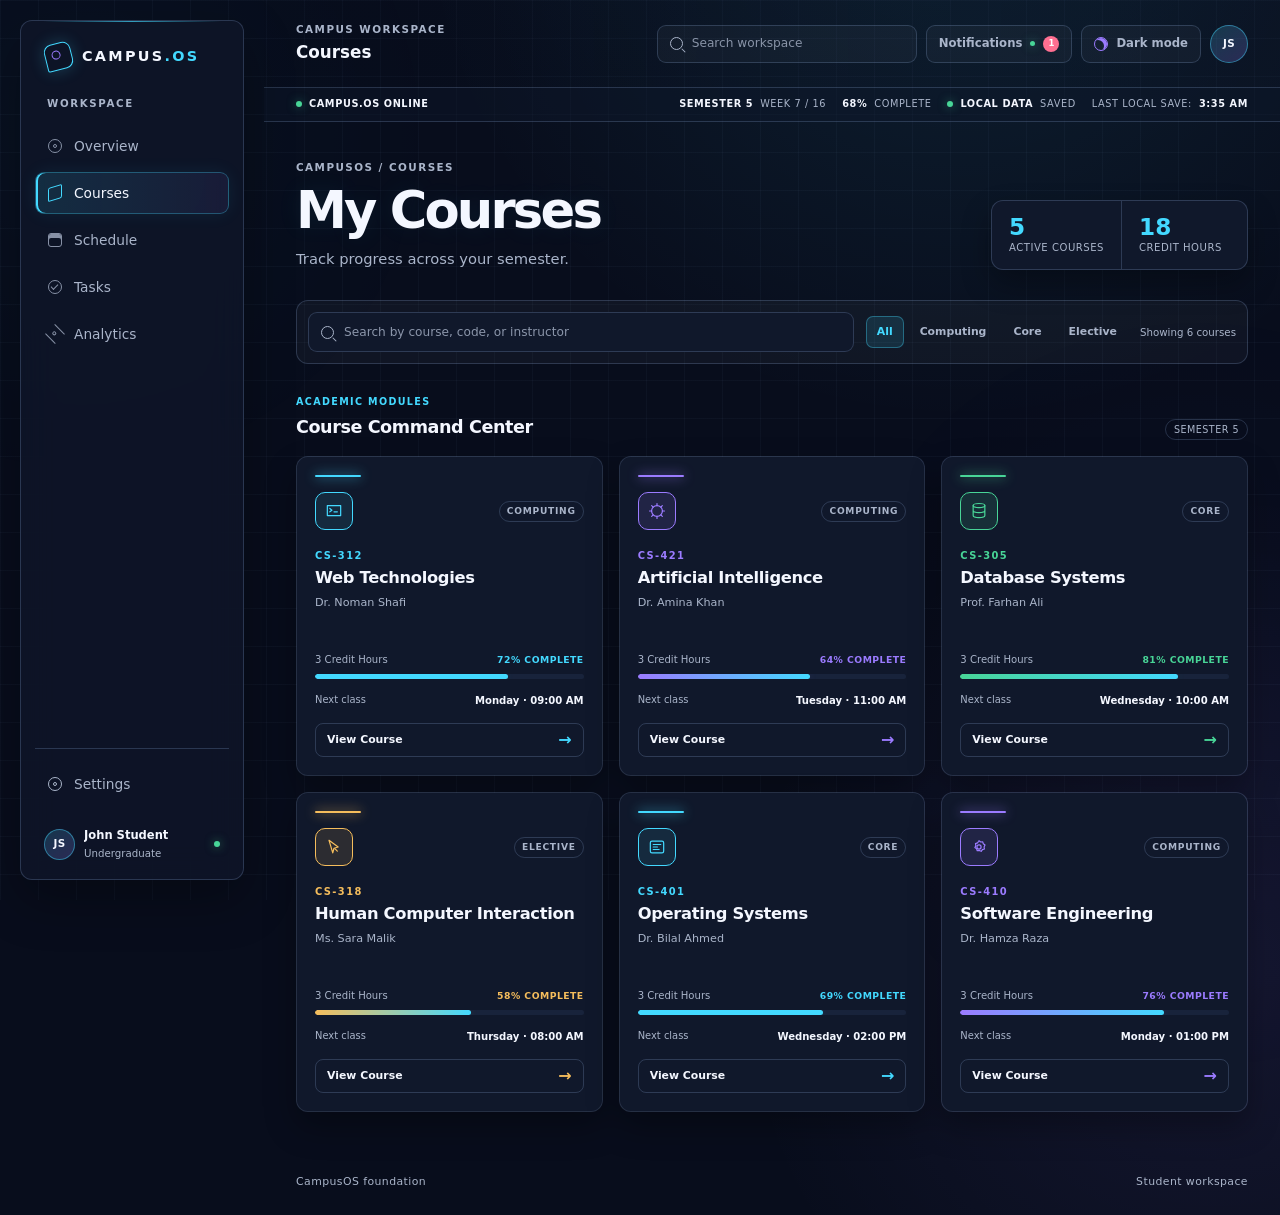
<file: campus-os/courses.html>
<!doctype html>
<html lang="en">
  <head>
    <meta charset="utf-8">
    <meta name="viewport" content="width=device-width, initial-scale=1">
    <title>CampusOS | Courses</title>
    <link rel="stylesheet" href="css/base.css">
    <link rel="stylesheet" href="css/layout.css">
    <link rel="stylesheet" href="css/components.css">
    <link rel="stylesheet" href="css/pages.css">
    <link rel="stylesheet" href="css/advanced.css">
    <link rel="stylesheet" href="css/responsive.css">
    <script src="js/data.js" defer></script>
    <script src="js/utils.js" defer></script>
    <script src="js/main.js" defer></script>
    <script src="js/theme.js" defer></script>
    <script src="js/personalization.js" defer></script>
    <script src="js/navigation.js" defer></script>
    <script src="js/search.js" defer></script>
    <script src="js/command-palette.js" defer></script>
    <script src="js/focus.js" defer></script>
    <script src="js/notifications.js" defer></script>
    <script src="js/courses.js" defer></script>
  </head>
  <body data-page="courses">
    <div class="app-shell">
      <aside class="sidebar" id="campus-sidebar" data-sidebar aria-label="CampusOS sidebar">
        <button class="sidebar-close" data-sidebar-close type="button" aria-label="Close navigation">
          <span class="close-mark" aria-hidden="true"></span>
        </button>
        <a class="brand" href="index.html" aria-label="CampusOS overview">
          <span class="brand-mark" aria-hidden="true"></span>
          <span class="brand-word">CAMPUS<span>.OS</span></span>
        </a>

        <nav class="primary-nav" aria-label="Primary navigation">
          <p class="nav-section-label">Workspace</p>
          <a class="nav-link" data-page-link="overview" href="index.html">
            <span class="nav-mark nav-mark-overview" aria-hidden="true"></span>
            <span>Overview</span>
          </a>
          <a class="nav-link" data-page-link="courses" href="courses.html">
            <span class="nav-mark nav-mark-courses" aria-hidden="true"></span>
            <span>Courses</span>
          </a>
          <a class="nav-link" data-page-link="schedule" href="schedule.html">
            <span class="nav-mark nav-mark-schedule" aria-hidden="true"></span>
            <span>Schedule</span>
          </a>
          <a class="nav-link" data-page-link="tasks" href="tasks.html">
            <span class="nav-mark nav-mark-tasks" aria-hidden="true"></span>
            <span>Tasks</span>
          </a>
          <a class="nav-link" data-page-link="analytics" href="analytics.html">
            <span class="nav-mark nav-mark-analytics" aria-hidden="true"></span>
            <span>Analytics</span>
          </a>
        </nav>

        <div class="sidebar-bottom">
          <button class="sidebar-action" data-settings-open type="button">
            <span class="settings-mark" aria-hidden="true"></span>
            <span>Settings</span>
          </button>

          <div class="profile-preview">
            <span class="profile-avatar" aria-hidden="true">JS</span>
            <span class="profile-copy">
              <strong>John Student</strong>
              <span>Undergraduate</span>
            </span>
            <span class="online-indicator" aria-label="Online"></span>
          </div>
        </div>
      </aside>

      <button class="sidebar-overlay" data-sidebar-overlay type="button" aria-label="Close navigation" aria-hidden="true" tabindex="-1"></button>

      <div class="app-frame">
        <header class="topbar">
          <button class="mobile-menu-button" data-sidebar-open type="button" aria-label="Open navigation" aria-controls="campus-sidebar" aria-expanded="false">
            <span class="hamburger-mark" aria-hidden="true"></span>
          </button>
          <div class="topbar-heading">
            <span class="topbar-overline">Campus workspace</span>
            <span class="page-label" data-page-label>Courses</span>
          </div>

          <div class="topbar-actions">
            <label class="search-field" data-universal-search-trigger>
              <span class="visually-hidden">Search CampusOS</span>
              <span class="search-mark" aria-hidden="true"></span>
              <input data-universal-search type="search" placeholder="Search workspace" aria-label="Search CampusOS" autocomplete="off">
            </label>

            <button class="notification-button" data-notification-toggle type="button" aria-label="View notifications">
              <span>Notifications</span>
              <span class="notification-dot" aria-hidden="true"></span>
            </button>

            <button class="theme-toggle" data-theme-toggle type="button" aria-pressed="false">
              <span class="theme-indicator" aria-hidden="true"></span>
              <span data-theme-label>Dark mode</span>
            </button>

            <button class="top-avatar" type="button" aria-label="Open user profile">JS</button>
          </div>
        </header>

        <main class="page-content courses-content course-command-center" data-course-page>
          <section class="courses-hero" aria-labelledby="courses-heading">
            <div>
              <p class="page-kicker">CampusOS / Courses</p>
              <h1 id="courses-heading">My Courses</h1>
              <p class="courses-subtitle">Track progress across your semester.</p>
            </div>

            <div class="course-metrics" aria-label="Course summary">
              <div class="course-metric">
                <strong>5</strong>
                <span>Active Courses</span>
              </div>
              <div class="course-metric">
                <strong>18</strong>
                <span>Credit Hours</span>
              </div>
            </div>
          </section>

          <section class="course-tools" aria-label="Search and filter courses">
            <label class="course-search">
              <span class="search-mark" aria-hidden="true"></span>
              <span class="visually-hidden">Search courses</span>
              <input data-course-search type="search" placeholder="Search by course, code, or instructor" autocomplete="off">
            </label>

            <div class="course-filters" role="group" aria-label="Filter by category">
              <button class="filter-button is-active" data-category-filter="all" type="button" aria-pressed="true">All</button>
              <button class="filter-button" data-category-filter="computing" type="button" aria-pressed="false">Computing</button>
              <button class="filter-button" data-category-filter="core" type="button" aria-pressed="false">Core</button>
              <button class="filter-button" data-category-filter="elective" type="button" aria-pressed="false">Elective</button>
            </div>

            <p class="course-result-summary" data-course-result>Showing 6 courses</p>
          </section>

          <section aria-labelledby="course-list-heading">
            <div class="course-section-heading">
              <div>
                <p class="panel-kicker">Academic modules</p>
                <h2 id="course-list-heading">Course Command Center</h2>
              </div>
              <span class="panel-tag">Semester 5</span>
            </div>

            <div class="course-grid" data-course-grid>
              <article class="course-card course-accent-cyan" data-course-card data-category="computing" data-search="cs-312 web technologies dr. noman shafi computing">
                <div class="course-card-header">
                  <span class="course-icon" aria-hidden="true">
                    <svg viewBox="0 0 24 24" role="img">
                      <path d="M4 5.5h16v12H4z"></path>
                      <path d="m7 9 2.5 2L7 13M12 13h4"></path>
                    </svg>
                  </span>
                  <span class="course-category">Computing</span>
                </div>
                <p class="course-code">CS-312</p>
                <h3 class="course-title">Web Technologies</h3>
                <p class="course-instructor">Dr. Noman Shafi</p>
                <div class="course-meta"><span>3 Credit Hours</span><strong>72% COMPLETE</strong></div>
                <div class="course-progress-bar" role="progressbar" aria-label="Web Technologies progress" aria-valuemin="0" aria-valuemax="100" aria-valuenow="72"><span style="width: 72%"></span></div>
                <div class="course-next"><span>Next class</span><strong>Monday · 09:00 AM</strong></div>
                <button class="view-course-button" data-course-open type="button" data-course-id="web-technologies" data-course-title="Web Technologies" data-course-code="CS-312" data-course-instructor="Dr. Noman Shafi" data-course-credits="3 Credit Hours" data-course-room="Room CS-301" data-course-progress="72%" data-course-next="Monday · 09:00 AM" data-course-assessment="Assignment 01">
                  <span>View Course</span><span aria-hidden="true">→</span>
                </button>
              </article>

              <article class="course-card course-accent-violet" data-course-card data-category="computing" data-search="cs-421 artificial intelligence dr. amina khan computing">
                <div class="course-card-header">
                  <span class="course-icon" aria-hidden="true">
                    <svg viewBox="0 0 24 24" role="img">
                      <circle cx="12" cy="12" r="6.5"></circle>
                      <path d="M12 5.5V3M12 21v-2.5M5.5 12H3M21 12h-2.5M7.4 7.4 5.6 5.6M18.4 18.4l-1.8-1.8M16.6 7.4l1.8-1.8M7.4 16.6l-1.8 1.8"></path>
                    </svg>
                  </span>
                  <span class="course-category">Computing</span>
                </div>
                <p class="course-code">CS-421</p>
                <h3 class="course-title">Artificial Intelligence</h3>
                <p class="course-instructor">Dr. Amina Khan</p>
                <div class="course-meta"><span>3 Credit Hours</span><strong>64% COMPLETE</strong></div>
                <div class="course-progress-bar" role="progressbar" aria-label="Artificial Intelligence progress" aria-valuemin="0" aria-valuemax="100" aria-valuenow="64"><span style="width: 64%"></span></div>
                <div class="course-next"><span>Next class</span><strong>Tuesday · 11:00 AM</strong></div>
                <button class="view-course-button" data-course-open type="button" data-course-id="artificial-intelligence" data-course-title="Artificial Intelligence" data-course-code="CS-421" data-course-instructor="Dr. Amina Khan" data-course-credits="3 Credit Hours" data-course-room="AI Lab" data-course-progress="64%" data-course-next="Tuesday · 11:00 AM" data-course-assessment="AI Quiz">
                  <span>View Course</span><span aria-hidden="true">→</span>
                </button>
              </article>

              <article class="course-card course-accent-success" data-course-card data-category="core" data-search="cs-305 database systems prof. farhan ali core">
                <div class="course-card-header">
                  <span class="course-icon" aria-hidden="true">
                    <svg viewBox="0 0 24 24" role="img">
                      <ellipse cx="12" cy="5.5" rx="7" ry="2.5"></ellipse>
                      <path d="M5 5.5v6c0 1.4 3.1 2.5 7 2.5s7-1.1 7-2.5v-6M5 11.5v6c0 1.4 3.1 2.5 7 2.5s7-1.1 7-2.5v-6"></path>
                    </svg>
                  </span>
                  <span class="course-category">Core</span>
                </div>
                <p class="course-code">CS-305</p>
                <h3 class="course-title">Database Systems</h3>
                <p class="course-instructor">Prof. Farhan Ali</p>
                <div class="course-meta"><span>3 Credit Hours</span><strong>81% COMPLETE</strong></div>
                <div class="course-progress-bar" role="progressbar" aria-label="Database Systems progress" aria-valuemin="0" aria-valuemax="100" aria-valuenow="81"><span style="width: 81%"></span></div>
                <div class="course-next"><span>Next class</span><strong>Wednesday · 10:00 AM</strong></div>
                <button class="view-course-button" data-course-open type="button" data-course-id="database-systems" data-course-title="Database Systems" data-course-code="CS-305" data-course-instructor="Prof. Farhan Ali" data-course-credits="3 Credit Hours" data-course-room="Room CS-205" data-course-progress="81%" data-course-next="Wednesday · 10:00 AM" data-course-assessment="Database Project">
                  <span>View Course</span><span aria-hidden="true">→</span>
                </button>
              </article>

              <article class="course-card course-accent-warning" data-course-card data-category="elective" data-search="CS-318 human computer interaction ms. sara malik elective">
                <div class="course-card-header">
                  <span class="course-icon" aria-hidden="true">
                    <svg viewBox="0 0 24 24" role="img">
                      <path d="m6 4 11 8-5 1.5L10.5 19 6 4Z"></path>
                      <path d="m13 14 3 3"></path>
                    </svg>
                  </span>
                  <span class="course-category">Elective</span>
                </div>
                <p class="course-code">CS-318</p>
                <h3 class="course-title">Human Computer Interaction</h3>
                <p class="course-instructor">Ms. Sara Malik</p>
                <div class="course-meta"><span>3 Credit Hours</span><strong>58% COMPLETE</strong></div>
                <div class="course-progress-bar" role="progressbar" aria-label="Human Computer Interaction progress" aria-valuemin="0" aria-valuemax="100" aria-valuenow="58"><span style="width: 58%"></span></div>
                <div class="course-next"><span>Next class</span><strong>Thursday · 08:00 AM</strong></div>
                <button class="view-course-button" data-course-open type="button" data-course-id="human-computer-interaction" data-course-title="Human Computer Interaction" data-course-code="CS-318" data-course-instructor="Ms. Sara Malik" data-course-credits="3 Credit Hours" data-course-room="Design Studio 2" data-course-progress="58%" data-course-next="Thursday · 08:00 AM" data-course-assessment="Usability Testing Report">
                  <span>View Course</span><span aria-hidden="true">→</span>
                </button>
              </article>

              <article class="course-card course-accent-cyan" data-course-card data-category="core" data-search="CS-401 operating systems dr. bilal ahmed core">
                <div class="course-card-header">
                  <span class="course-icon" aria-hidden="true">
                    <svg viewBox="0 0 24 24" role="img">
                      <rect x="4" y="5" width="16" height="14" rx="2"></rect>
                      <path d="M7.5 9h9M7.5 12h5M7.5 15h7"></path>
                    </svg>
                  </span>
                  <span class="course-category">Core</span>
                </div>
                <p class="course-code">CS-401</p>
                <h3 class="course-title">Operating Systems</h3>
                <p class="course-instructor">Dr. Bilal Ahmed</p>
                <div class="course-meta"><span>3 Credit Hours</span><strong>69% COMPLETE</strong></div>
                <div class="course-progress-bar" role="progressbar" aria-label="Operating Systems progress" aria-valuemin="0" aria-valuemax="100" aria-valuenow="69"><span style="width: 69%"></span></div>
                <div class="course-next"><span>Next class</span><strong>Wednesday · 02:00 PM</strong></div>
                <button class="view-course-button" data-course-open type="button" data-course-id="operating-systems" data-course-title="Operating Systems" data-course-code="CS-401" data-course-instructor="Dr. Bilal Ahmed" data-course-credits="3 Credit Hours" data-course-room="Room CS-402" data-course-progress="69%" data-course-next="Wednesday · 02:00 PM" data-course-assessment="Process Scheduling Lab">
                  <span>View Course</span><span aria-hidden="true">→</span>
                </button>
              </article>

              <article class="course-card course-accent-violet" data-course-card data-category="computing" data-search="CS-410 software engineering dr. hamza raza computing">
                <div class="course-card-header">
                  <span class="course-icon" aria-hidden="true">
                    <svg viewBox="0 0 24 24" role="img">
                      <path d="M12 4.5 14 6l2.5-.2.7 2.4 2 1.5-1.1 2.2.4 2.5-2.4.8-1.5 2-2.2-1.1-2.5.4-.8-2.4-2-1.5 1.1-2.2-.4-2.5 2.4-.8 1.5-2Z"></path>
                      <circle cx="12" cy="12" r="2.5"></circle>
                    </svg>
                  </span>
                  <span class="course-category">Computing</span>
                </div>
                <p class="course-code">CS-410</p>
                <h3 class="course-title">Software Engineering</h3>
                <p class="course-instructor">Dr. Hamza Raza</p>
                <div class="course-meta"><span>3 Credit Hours</span><strong>76% COMPLETE</strong></div>
                <div class="course-progress-bar" role="progressbar" aria-label="Software Engineering progress" aria-valuemin="0" aria-valuemax="100" aria-valuenow="76"><span style="width: 76%"></span></div>
                <div class="course-next"><span>Next class</span><strong>Monday · 01:00 PM</strong></div>
                <button class="view-course-button" data-course-open type="button" data-course-id="software-engineering" data-course-title="Software Engineering" data-course-code="CS-410" data-course-instructor="Dr. Hamza Raza" data-course-credits="3 Credit Hours" data-course-room="Room SE-110" data-course-progress="76%" data-course-next="Monday · 01:00 PM" data-course-assessment="Sprint Planning Review">
                  <span>View Course</span><span aria-hidden="true">→</span>
                </button>
              </article>
            </div>

            <p class="course-no-results" data-no-results hidden>No courses match your current search and filter.</p>
          </section>

          <div class="course-modal" data-course-modal hidden aria-hidden="true">
            <div class="modal-overlay" data-modal-close></div>
            <section class="modal-dialog" role="dialog" aria-modal="true" aria-labelledby="modal-course-title">
              <button class="modal-close" data-modal-close type="button" aria-label="Close course details">×</button>
              <p class="modal-course-code" data-modal-code>CS-312</p>
              <h2 id="modal-course-title" data-modal-title>Web Technologies</h2>
              <p class="modal-course-instructor" data-modal-instructor>Dr. Noman Shafi</p>

              <dl class="modal-details">
                <div><dt>Credit hours</dt><dd data-modal-credits>3 Credit Hours</dd></div>
                <div><dt>Room</dt><dd data-modal-room>Room CS-301</dd></div>
                <div><dt>Current progress</dt><dd data-modal-progress>72%</dd></div>
                <div><dt>Attendance</dt><dd data-modal-attendance>90%</dd></div>
                <div><dt>Next class</dt><dd data-modal-next>Monday · 09:00 AM</dd></div>
              </dl>

              <div class="modal-assessment">
                <span>Upcoming assessment</span>
                <strong data-modal-assessment>Responsive portfolio checkpoint</strong>
                <small data-modal-assessment-weight>10% assessment weight</small>
              </div>

              <div class="course-outlook" data-course-outlook>
                <div><span class="advanced-kicker">Course intelligence</span><strong data-modal-standing>STRONG</strong></div>
                <span data-modal-outlook>GOOD STANDING</span>
              </div>
              <div class="course-performance-grid" data-modal-performance aria-label="Course performance breakdown"></div>
              <p class="course-outlook-note">Based on performance, attendance, and upcoming work.</p>
            </section>
          </div>
        </main>

        <footer class="app-footer">
          <span>CampusOS foundation</span>
          <span>Student workspace</span>
        </footer>
      </div>
    </div>
  </body>
</html>
</file>
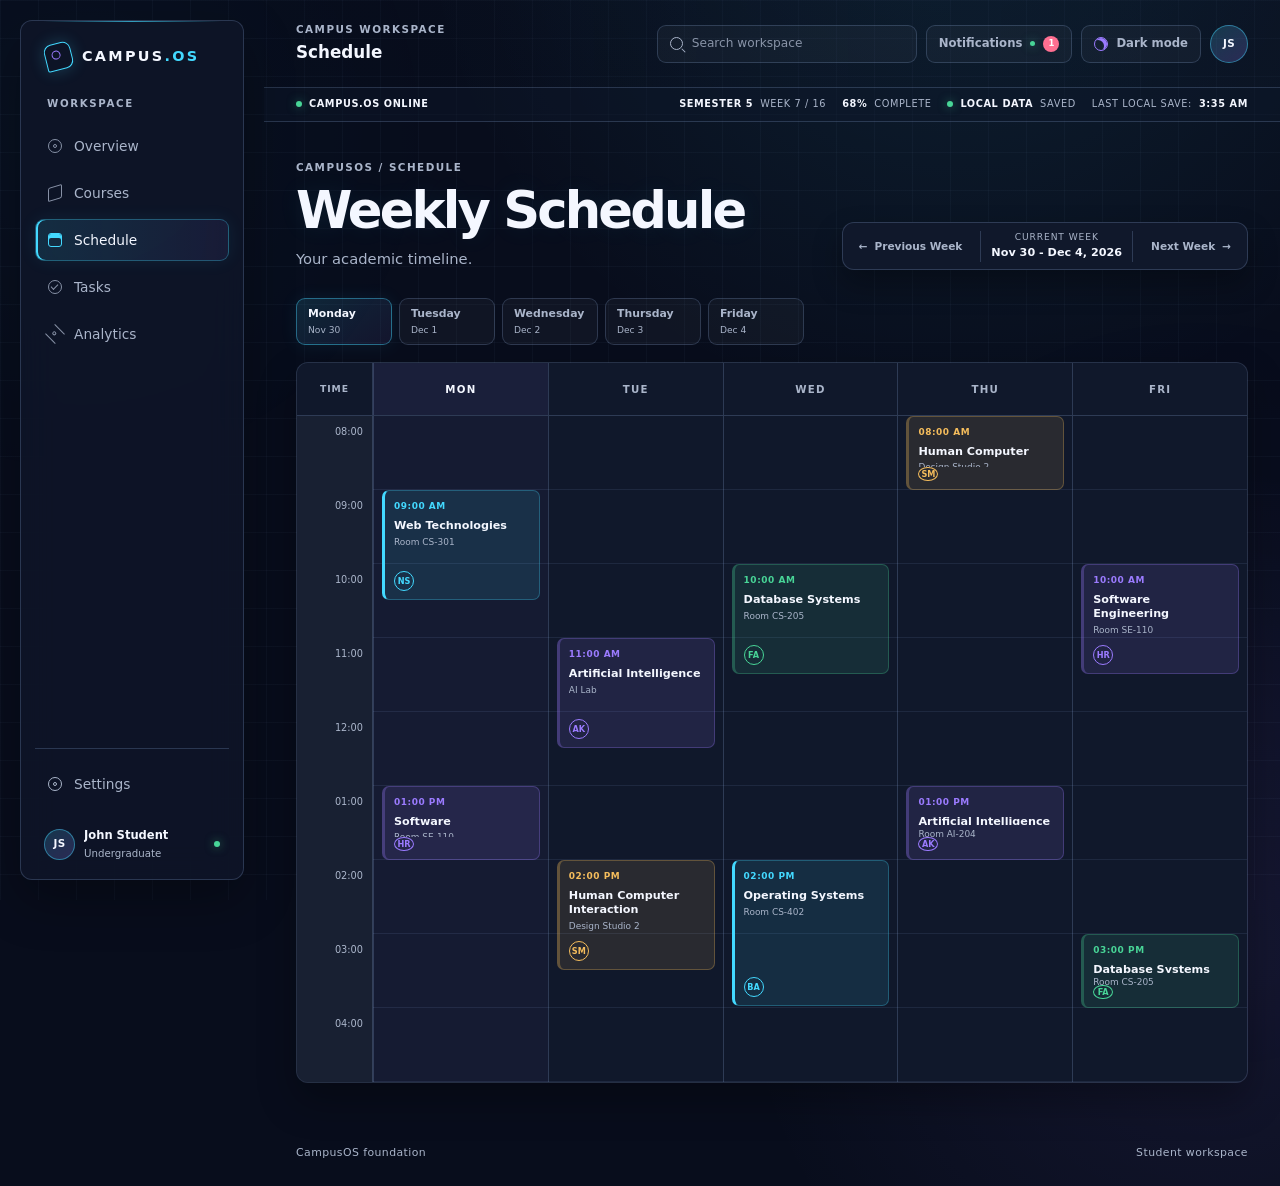
<file: campus-os/schedule.html>
<!doctype html>
<html lang="en">
  <head>
    <meta charset="utf-8">
    <meta name="viewport" content="width=device-width, initial-scale=1">
    <title>CampusOS | Schedule</title>
    <link rel="stylesheet" href="css/base.css">
    <link rel="stylesheet" href="css/layout.css">
    <link rel="stylesheet" href="css/components.css">
    <link rel="stylesheet" href="css/pages.css">
    <link rel="stylesheet" href="css/advanced.css">
    <link rel="stylesheet" href="css/responsive.css">
    <script src="js/data.js" defer></script>
    <script src="js/utils.js" defer></script>
    <script src="js/main.js" defer></script>
    <script src="js/theme.js" defer></script>
    <script src="js/personalization.js" defer></script>
    <script src="js/navigation.js" defer></script>
    <script src="js/search.js" defer></script>
    <script src="js/command-palette.js" defer></script>
    <script src="js/focus.js" defer></script>
    <script src="js/notifications.js" defer></script>
    <script src="js/schedule.js" defer></script>
  </head>
  <body data-page="schedule">
    <div class="app-shell">
      <aside class="sidebar" id="campus-sidebar" data-sidebar aria-label="CampusOS sidebar">
        <button class="sidebar-close" data-sidebar-close type="button" aria-label="Close navigation">
          <span class="close-mark" aria-hidden="true"></span>
        </button>
        <a class="brand" href="index.html" aria-label="CampusOS overview">
          <span class="brand-mark" aria-hidden="true"></span>
          <span class="brand-word">CAMPUS<span>.OS</span></span>
        </a>

        <nav class="primary-nav" aria-label="Primary navigation">
          <p class="nav-section-label">Workspace</p>
          <a class="nav-link" data-page-link="overview" href="index.html">
            <span class="nav-mark nav-mark-overview" aria-hidden="true"></span>
            <span>Overview</span>
          </a>
          <a class="nav-link" data-page-link="courses" href="courses.html">
            <span class="nav-mark nav-mark-courses" aria-hidden="true"></span>
            <span>Courses</span>
          </a>
          <a class="nav-link" data-page-link="schedule" href="schedule.html">
            <span class="nav-mark nav-mark-schedule" aria-hidden="true"></span>
            <span>Schedule</span>
          </a>
          <a class="nav-link" data-page-link="tasks" href="tasks.html">
            <span class="nav-mark nav-mark-tasks" aria-hidden="true"></span>
            <span>Tasks</span>
          </a>
          <a class="nav-link" data-page-link="analytics" href="analytics.html">
            <span class="nav-mark nav-mark-analytics" aria-hidden="true"></span>
            <span>Analytics</span>
          </a>
        </nav>

        <div class="sidebar-bottom">
          <button class="sidebar-action" data-settings-open type="button">
            <span class="settings-mark" aria-hidden="true"></span>
            <span>Settings</span>
          </button>

          <div class="profile-preview">
            <span class="profile-avatar" aria-hidden="true">JS</span>
            <span class="profile-copy">
              <strong>John Student</strong>
              <span>Undergraduate</span>
            </span>
            <span class="online-indicator" aria-label="Online"></span>
          </div>
        </div>
      </aside>

      <button class="sidebar-overlay" data-sidebar-overlay type="button" aria-label="Close navigation" aria-hidden="true" tabindex="-1"></button>

      <div class="app-frame">
        <header class="topbar">
          <button class="mobile-menu-button" data-sidebar-open type="button" aria-label="Open navigation" aria-controls="campus-sidebar" aria-expanded="false">
            <span class="hamburger-mark" aria-hidden="true"></span>
          </button>
          <div class="topbar-heading">
            <span class="topbar-overline">Campus workspace</span>
            <span class="page-label" data-page-label>Schedule</span>
          </div>

          <div class="topbar-actions">
            <label class="search-field" data-universal-search-trigger>
              <span class="visually-hidden">Search CampusOS</span>
              <span class="search-mark" aria-hidden="true"></span>
              <input data-universal-search type="search" placeholder="Search workspace" aria-label="Search CampusOS" autocomplete="off">
            </label>

            <button class="notification-button" data-notification-toggle type="button" aria-label="View notifications">
              <span>Notifications</span>
              <span class="notification-dot" aria-hidden="true"></span>
            </button>

            <button class="theme-toggle" data-theme-toggle type="button" aria-pressed="false">
              <span class="theme-indicator" aria-hidden="true"></span>
              <span data-theme-label>Dark mode</span>
            </button>

            <button class="top-avatar" type="button" aria-label="Open user profile">JS</button>
          </div>
        </header>

        <main class="page-content schedule-content" data-schedule-page>
          <section class="schedule-hero" aria-labelledby="schedule-heading">
            <div>
              <p class="page-kicker">CampusOS / Schedule</p>
              <h1 id="schedule-heading">Weekly Schedule</h1>
              <p class="schedule-subtitle">Your academic timeline.</p>
            </div>

            <div class="week-controls" aria-label="Change displayed week">
              <button class="week-button" data-week-change="-1" type="button">← <span>Previous Week</span></button>
              <div class="week-label">
                <span data-week-state>Current Week</span>
                <strong data-week-label>Loading week</strong>
              </div>
              <button class="week-button" data-week-change="1" type="button"><span>Next Week</span> →</button>
            </div>
          </section>

          <nav class="weekday-tabs" role="tablist" aria-label="Choose a weekday">
            <button class="weekday-tab" role="tab" data-day-tab="monday" type="button" aria-selected="false">
              <span>Monday</span><small data-day-date="monday">--</small>
            </button>
            <button class="weekday-tab" role="tab" data-day-tab="tuesday" type="button" aria-selected="false">
              <span>Tuesday</span><small data-day-date="tuesday">--</small>
            </button>
            <button class="weekday-tab" role="tab" data-day-tab="wednesday" type="button" aria-selected="false">
              <span>Wednesday</span><small data-day-date="wednesday">--</small>
            </button>
            <button class="weekday-tab" role="tab" data-day-tab="thursday" type="button" aria-selected="false">
              <span>Thursday</span><small data-day-date="thursday">--</small>
            </button>
            <button class="weekday-tab" role="tab" data-day-tab="friday" type="button" aria-selected="false">
              <span>Friday</span><small data-day-date="friday">--</small>
            </button>
          </nav>

          <section class="schedule-board" aria-label="Weekly class timetable">
            <div class="calendar-head">
              <div class="calendar-corner"><span>TIME</span></div>
              <div class="day-heading" data-day-heading="monday"><span>MON</span></div>
              <div class="day-heading" data-day-heading="tuesday"><span>TUE</span></div>
              <div class="day-heading" data-day-heading="wednesday"><span>WED</span></div>
              <div class="day-heading" data-day-heading="thursday"><span>THU</span></div>
              <div class="day-heading" data-day-heading="friday"><span>FRI</span></div>
            </div>

            <div class="calendar-body">
              <div class="time-column" aria-hidden="true">
                <span>08:00</span>
                <span>09:00</span>
                <span>10:00</span>
                <span>11:00</span>
                <span>12:00</span>
                <span>01:00</span>
                <span>02:00</span>
                <span>03:00</span>
                <span>04:00</span>
              </div>

              <div class="day-column" data-day-column="monday">
                <span class="hour-line"></span><span class="hour-line"></span><span class="hour-line"></span><span class="hour-line"></span><span class="hour-line"></span><span class="hour-line"></span><span class="hour-line"></span><span class="hour-line"></span><span class="hour-line"></span>
                <button class="class-block class-accent-cyan" data-class-open type="button" style="--class-top: 74px; --class-height: 110px" data-class-title="Web Technologies" data-class-code="CS-312" data-class-time="09:00 AM — 10:30 AM" data-class-room="Room CS-301" data-class-instructor="Dr. Noman Shafi" data-class-topic="JavaScript DOM Manipulation" data-class-attendance="9 / 10 classes">
                  <span class="class-block-time">09:00 AM</span><strong>Web Technologies</strong><span>Room CS-301</span><small>NS</small>
                </button>
                <button class="class-block class-accent-violet" data-class-open type="button" style="--class-top: 370px; --class-height: 74px" data-class-title="Software Engineering" data-class-code="CS-410" data-class-time="01:00 PM — 02:00 PM" data-class-room="Room SE-110" data-class-instructor="Dr. Hamza Raza" data-class-topic="Agile sprint planning" data-class-attendance="8 / 10 classes">
                  <span class="class-block-time">01:00 PM</span><strong>Software Engineering</strong><span>Room SE-110</span><small>HR</small>
                </button>
              </div>

              <div class="day-column" data-day-column="tuesday">
                <span class="hour-line"></span><span class="hour-line"></span><span class="hour-line"></span><span class="hour-line"></span><span class="hour-line"></span><span class="hour-line"></span><span class="hour-line"></span><span class="hour-line"></span><span class="hour-line"></span>
                <button class="class-block class-accent-violet" data-class-open type="button" style="--class-top: 222px; --class-height: 110px" data-class-title="Artificial Intelligence" data-class-code="CS-421" data-class-time="11:00 AM — 12:30 PM" data-class-room="AI Lab" data-class-instructor="Dr. Amina Khan" data-class-topic="Heuristic search strategies" data-class-attendance="13 / 17 classes">
                  <span class="class-block-time">11:00 AM</span><strong>Artificial Intelligence</strong><span>AI Lab</span><small>AK</small>
                </button>
                <button class="class-block class-accent-warning" data-class-open type="button" style="--class-top: 444px; --class-height: 110px" data-class-title="Human Computer Interaction" data-class-code="CS-318" data-class-time="02:00 PM — 03:30 PM" data-class-room="Design Studio 2" data-class-instructor="Ms. Sara Malik" data-class-topic="Usability testing methods" data-class-attendance="13 / 16 classes">
                  <span class="class-block-time">02:00 PM</span><strong>Human Computer Interaction</strong><span>Design Studio 2</span><small>SM</small>
                </button>
              </div>

              <div class="day-column" data-day-column="wednesday">
                <span class="hour-line"></span><span class="hour-line"></span><span class="hour-line"></span><span class="hour-line"></span><span class="hour-line"></span><span class="hour-line"></span><span class="hour-line"></span><span class="hour-line"></span><span class="hour-line"></span>
                <button class="class-block class-accent-success" data-class-open type="button" style="--class-top: 148px; --class-height: 110px" data-class-title="Database Systems" data-class-code="CS-305" data-class-time="10:00 AM — 11:30 AM" data-class-room="Room CS-205" data-class-instructor="Prof. Farhan Ali" data-class-topic="Query optimization" data-class-attendance="14 / 15 classes">
                  <span class="class-block-time">10:00 AM</span><strong>Database Systems</strong><span>Room CS-205</span><small>FA</small>
                </button>
                <button class="class-block class-accent-cyan" data-class-open type="button" style="--class-top: 444px; --class-height: 146px" data-class-title="Operating Systems" data-class-code="CS-401" data-class-time="02:00 PM — 04:00 PM" data-class-room="Room CS-402" data-class-instructor="Dr. Bilal Ahmed" data-class-topic="Process scheduling" data-class-attendance="10 / 15 classes">
                  <span class="class-block-time">02:00 PM</span><strong>Operating Systems</strong><span>Room CS-402</span><small>BA</small>
                </button>
              </div>

              <div class="day-column" data-day-column="thursday">
                <span class="hour-line"></span><span class="hour-line"></span><span class="hour-line"></span><span class="hour-line"></span><span class="hour-line"></span><span class="hour-line"></span><span class="hour-line"></span><span class="hour-line"></span><span class="hour-line"></span>
                <button class="class-block class-accent-warning" data-class-open type="button" style="--class-top: 0px; --class-height: 74px" data-class-title="Human Computer Interaction" data-class-code="CS-318" data-class-time="08:00 AM — 09:00 AM" data-class-room="Design Studio 2" data-class-instructor="Ms. Sara Malik" data-class-topic="Interaction design critique" data-class-attendance="13 / 16 classes">
                  <span class="class-block-time">08:00 AM</span><strong>Human Computer Interaction</strong><span>Design Studio 2</span><small>SM</small>
                </button>
                <button class="class-block class-accent-violet" data-class-open type="button" style="--class-top: 370px; --class-height: 74px" data-class-title="Artificial Intelligence" data-class-code="CS-421" data-class-time="01:00 PM — 02:00 PM" data-class-room="Room AI-204" data-class-instructor="Dr. Amina Khan" data-class-topic="Knowledge representation" data-class-attendance="13 / 17 classes">
                  <span class="class-block-time">01:00 PM</span><strong>Artificial Intelligence</strong><span>Room AI-204</span><small>AK</small>
                </button>
              </div>

              <div class="day-column" data-day-column="friday">
                <span class="hour-line"></span><span class="hour-line"></span><span class="hour-line"></span><span class="hour-line"></span><span class="hour-line"></span><span class="hour-line"></span><span class="hour-line"></span><span class="hour-line"></span><span class="hour-line"></span>
                <button class="class-block class-accent-violet" data-class-open type="button" style="--class-top: 148px; --class-height: 110px" data-class-title="Software Engineering" data-class-code="CS-410" data-class-time="10:00 AM — 11:30 AM" data-class-room="Room SE-110" data-class-instructor="Dr. Hamza Raza" data-class-topic="Software requirements" data-class-attendance="8 / 10 classes">
                  <span class="class-block-time">10:00 AM</span><strong>Software Engineering</strong><span>Room SE-110</span><small>HR</small>
                </button>
                <button class="class-block class-accent-success" data-class-open type="button" style="--class-top: 518px; --class-height: 74px" data-class-title="Database Systems" data-class-code="CS-305" data-class-time="03:00 PM — 04:00 PM" data-class-room="Room CS-205" data-class-instructor="Prof. Farhan Ali" data-class-topic="Transactions and recovery" data-class-attendance="14 / 15 classes">
                  <span class="class-block-time">03:00 PM</span><strong>Database Systems</strong><span>Room CS-205</span><small>FA</small>
                </button>
              </div>
            </div>
          </section>

          <div class="schedule-modal" data-schedule-modal hidden aria-hidden="true">
            <div class="schedule-modal-overlay" data-schedule-modal-close></div>
            <section class="schedule-modal-dialog" role="dialog" aria-modal="true" aria-labelledby="class-modal-title">
              <button class="schedule-modal-close" data-schedule-modal-close type="button" aria-label="Close class details">×</button>
              <p class="schedule-modal-code" data-class-modal-code>CS-312</p>
              <h2 id="class-modal-title" data-class-modal-title>Web Technologies</h2>
              <div class="class-modal-time" data-class-modal-time>09:00 AM — 10:30 AM</div>
              <dl class="class-modal-details">
                <div><dt>Room</dt><dd data-class-modal-room>Room CS-301</dd></div>
                <div><dt>Instructor</dt><dd data-class-modal-instructor>Dr. Noman Shafi</dd></div>
              </dl>
              <div class="class-modal-topic"><span>Next Topic</span><strong data-class-modal-topic>JavaScript DOM Manipulation</strong></div>
              <div class="class-modal-attendance"><span>Attendance</span><strong data-class-modal-attendance>9 / 10 classes</strong></div>
            </section>
          </div>
        </main>

        <footer class="app-footer">
          <span>CampusOS foundation</span>
          <span>Student workspace</span>
        </footer>
      </div>
    </div>
  </body>
</html>
</file>
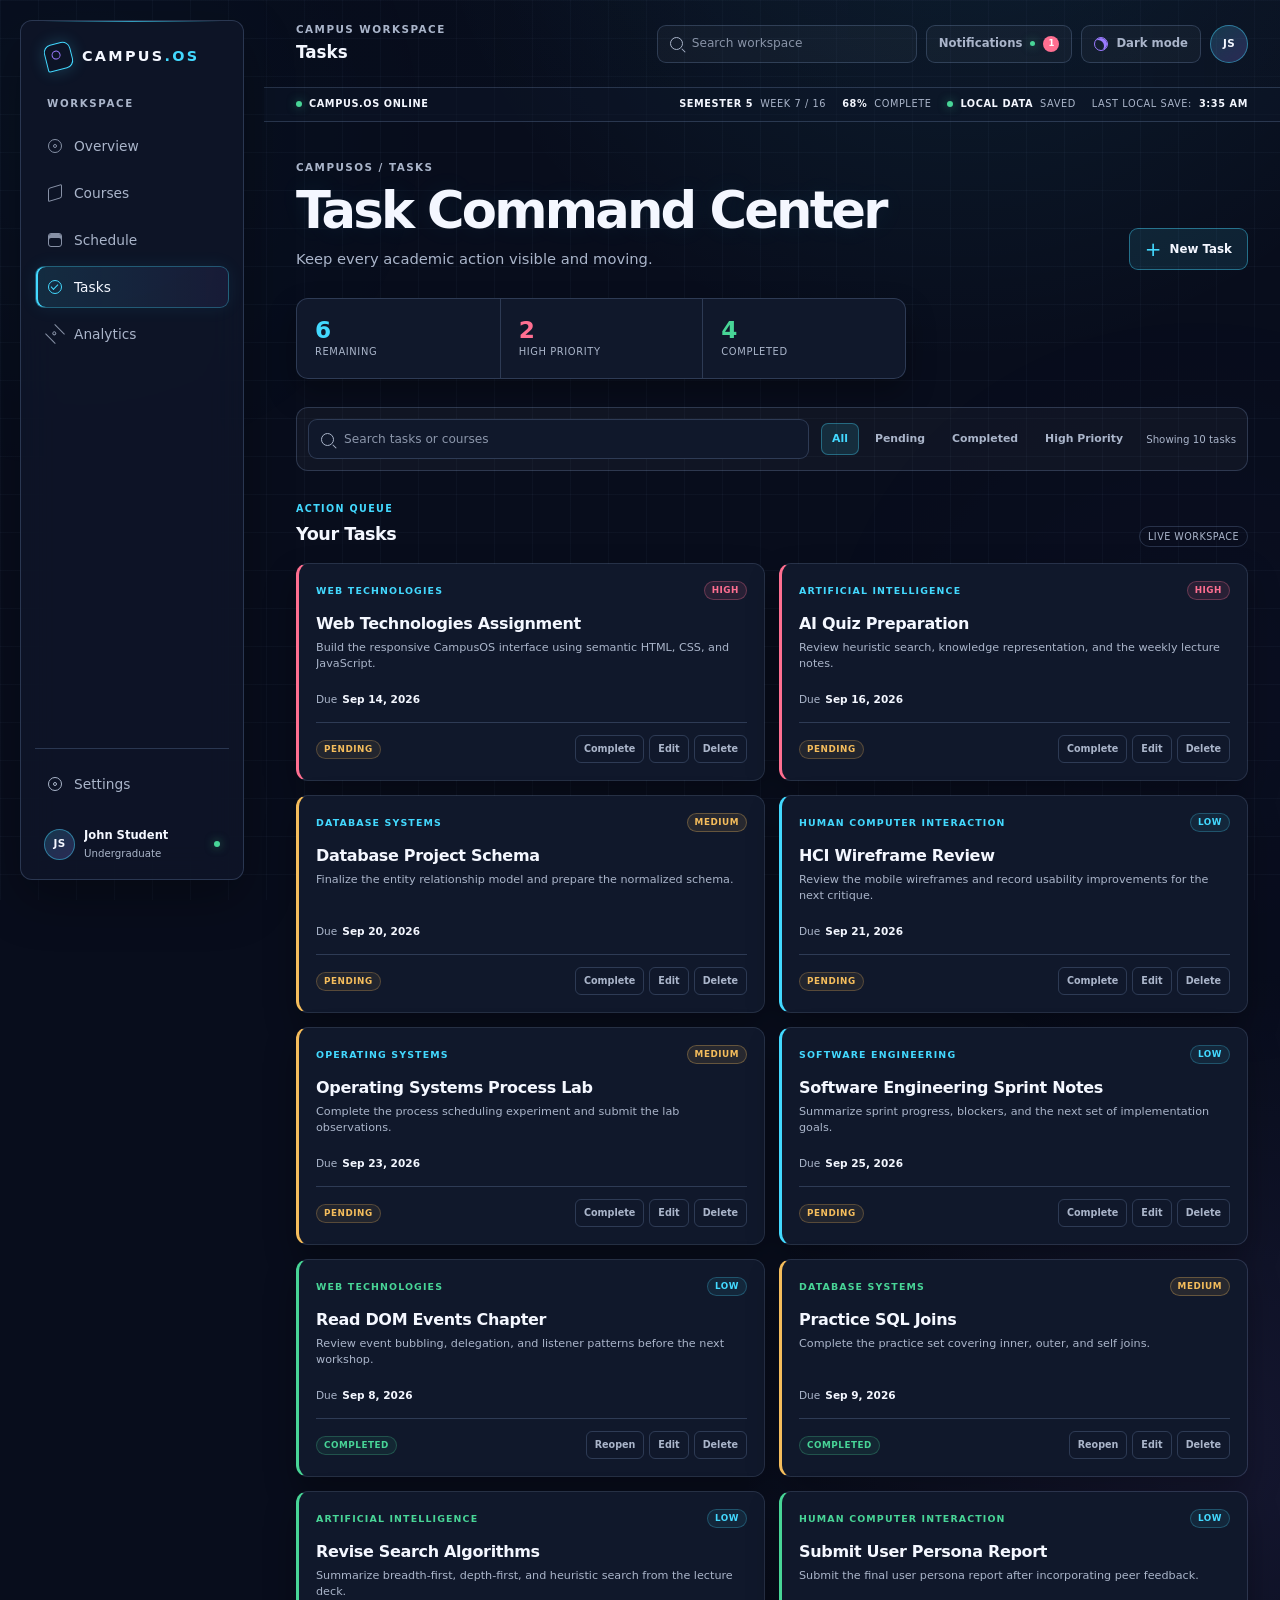
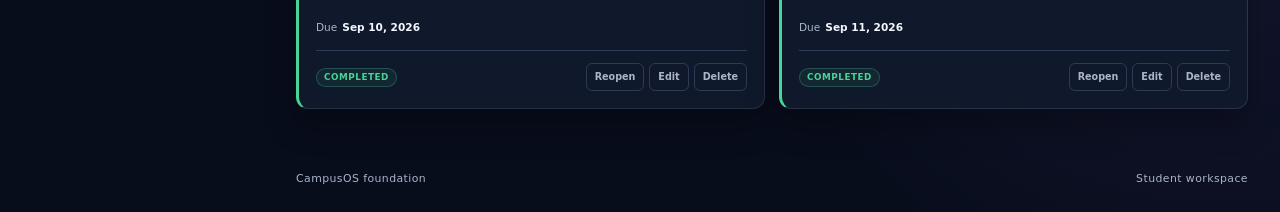
<file: campus-os/tasks.html>
<!doctype html>
<html lang="en">
  <head>
    <meta charset="utf-8">
    <meta name="viewport" content="width=device-width, initial-scale=1">
    <title>CampusOS | Tasks</title>
    <link rel="stylesheet" href="css/base.css">
    <link rel="stylesheet" href="css/layout.css">
    <link rel="stylesheet" href="css/components.css">
    <link rel="stylesheet" href="css/pages.css">
    <link rel="stylesheet" href="css/advanced.css">
    <link rel="stylesheet" href="css/responsive.css">
    <script src="js/data.js" defer></script>
    <script src="js/utils.js" defer></script>
    <script src="js/main.js" defer></script>
    <script src="js/theme.js" defer></script>
    <script src="js/personalization.js" defer></script>
    <script src="js/navigation.js" defer></script>
    <script src="js/search.js" defer></script>
    <script src="js/command-palette.js" defer></script>
    <script src="js/focus.js" defer></script>
    <script src="js/notifications.js" defer></script>
    <script src="js/tasks.js" defer></script>
  </head>
  <body data-page="tasks">
    <div class="app-shell">
      <aside class="sidebar" id="campus-sidebar" data-sidebar aria-label="CampusOS sidebar">
        <button class="sidebar-close" data-sidebar-close type="button" aria-label="Close navigation">
          <span class="close-mark" aria-hidden="true"></span>
        </button>
        <a class="brand" href="index.html" aria-label="CampusOS overview">
          <span class="brand-mark" aria-hidden="true"></span>
          <span class="brand-word">CAMPUS<span>.OS</span></span>
        </a>

        <nav class="primary-nav" aria-label="Primary navigation">
          <p class="nav-section-label">Workspace</p>
          <a class="nav-link" data-page-link="overview" href="index.html">
            <span class="nav-mark nav-mark-overview" aria-hidden="true"></span>
            <span>Overview</span>
          </a>
          <a class="nav-link" data-page-link="courses" href="courses.html">
            <span class="nav-mark nav-mark-courses" aria-hidden="true"></span>
            <span>Courses</span>
          </a>
          <a class="nav-link" data-page-link="schedule" href="schedule.html">
            <span class="nav-mark nav-mark-schedule" aria-hidden="true"></span>
            <span>Schedule</span>
          </a>
          <a class="nav-link" data-page-link="tasks" href="tasks.html">
            <span class="nav-mark nav-mark-tasks" aria-hidden="true"></span>
            <span>Tasks</span>
          </a>
          <a class="nav-link" data-page-link="analytics" href="analytics.html">
            <span class="nav-mark nav-mark-analytics" aria-hidden="true"></span>
            <span>Analytics</span>
          </a>
        </nav>

        <div class="sidebar-bottom">
          <button class="sidebar-action" data-settings-open type="button">
            <span class="settings-mark" aria-hidden="true"></span>
            <span>Settings</span>
          </button>

          <div class="profile-preview">
            <span class="profile-avatar" aria-hidden="true">JS</span>
            <span class="profile-copy">
              <strong>John Student</strong>
              <span>Undergraduate</span>
            </span>
            <span class="online-indicator" aria-label="Online"></span>
          </div>
        </div>
      </aside>

      <button class="sidebar-overlay" data-sidebar-overlay type="button" aria-label="Close navigation" aria-hidden="true" tabindex="-1"></button>

      <div class="app-frame">
        <header class="topbar">
          <button class="mobile-menu-button" data-sidebar-open type="button" aria-label="Open navigation" aria-controls="campus-sidebar" aria-expanded="false">
            <span class="hamburger-mark" aria-hidden="true"></span>
          </button>
          <div class="topbar-heading">
            <span class="topbar-overline">Campus workspace</span>
            <span class="page-label" data-page-label>Tasks</span>
          </div>

          <div class="topbar-actions">
            <label class="search-field" data-universal-search-trigger>
              <span class="visually-hidden">Search CampusOS</span>
              <span class="search-mark" aria-hidden="true"></span>
              <input data-universal-search type="search" placeholder="Search workspace" aria-label="Search CampusOS" autocomplete="off">
            </label>

            <button class="notification-button" data-notification-toggle type="button" aria-label="View notifications">
              <span>Notifications</span>
              <span class="notification-dot" aria-hidden="true"></span>
            </button>

            <button class="theme-toggle" data-theme-toggle type="button" aria-pressed="false">
              <span class="theme-indicator" aria-hidden="true"></span>
              <span data-theme-label>Dark mode</span>
            </button>

            <button class="top-avatar" type="button" aria-label="Open user profile">JS</button>
          </div>
        </header>

        <main class="page-content tasks-content" data-task-page>
          <section class="tasks-hero" aria-labelledby="tasks-heading">
            <div>
              <p class="page-kicker">CampusOS / Tasks</p>
              <h1 id="tasks-heading">Task Command Center</h1>
              <p class="tasks-subtitle">Keep every academic action visible and moving.</p>
            </div>

            <button class="new-task-button" data-open-task-modal type="button">
              <span aria-hidden="true">+</span>
              <span>New Task</span>
            </button>
          </section>

          <section class="task-summary" aria-label="Task summary">
            <div class="task-summary-item">
              <strong data-summary-remaining>6</strong>
              <span>Remaining</span>
            </div>
            <div class="task-summary-item summary-priority">
              <strong data-summary-high>2</strong>
              <span>High Priority</span>
            </div>
            <div class="task-summary-item summary-completed">
              <strong data-summary-completed>4</strong>
              <span>Completed</span>
            </div>
          </section>

          <section class="task-tools" aria-label="Search and filter tasks">
            <label class="task-search">
              <span class="search-mark" aria-hidden="true"></span>
              <span class="visually-hidden">Search tasks by title or course</span>
              <input data-task-search type="search" placeholder="Search tasks or courses" autocomplete="off">
            </label>

            <div class="task-filters" role="group" aria-label="Filter tasks">
              <button class="task-filter is-active" data-task-filter="all" type="button" aria-pressed="true">All</button>
              <button class="task-filter" data-task-filter="pending" type="button" aria-pressed="false">Pending</button>
              <button class="task-filter" data-task-filter="completed" type="button" aria-pressed="false">Completed</button>
              <button class="task-filter" data-task-filter="high" type="button" aria-pressed="false">High Priority</button>
            </div>

            <p class="task-result-summary" data-task-result>Showing 10 tasks</p>
          </section>

          <section aria-labelledby="task-list-heading">
            <div class="task-section-heading">
              <div>
                <p class="panel-kicker">Action queue</p>
                <h2 id="task-list-heading">Your Tasks</h2>
              </div>
              <span class="panel-tag">Live workspace</span>
            </div>

            <div class="task-list" data-task-list aria-live="polite"></div>
            <p class="task-empty-state" data-task-empty hidden>No tasks match the current search or filter.</p>
          </section>

          <div class="task-modal" data-task-modal hidden aria-hidden="true">
            <div class="task-modal-overlay" data-task-modal-close></div>
            <section class="task-modal-dialog" role="dialog" aria-modal="true" aria-labelledby="task-modal-heading">
              <button class="task-modal-close" data-task-modal-close type="button" aria-label="Close task form">×</button>
              <p class="task-modal-kicker">Task workspace</p>
              <h2 id="task-modal-heading" data-task-modal-heading>New Task</h2>

              <form class="task-form" data-task-form novalidate>
                <input data-task-id type="hidden">

                <div class="form-field">
                  <label for="task-title">Task Title</label>
                  <input id="task-title" data-task-title type="text" placeholder="e.g. Complete wireframe review" aria-describedby="task-title-error">
                  <p class="form-error" id="task-title-error" data-error-for="title"></p>
                </div>

                <div class="form-field">
                  <label for="task-course">Course</label>
                  <select id="task-course" data-task-course aria-describedby="task-course-error">
                    <option value="">Select a course</option>
                    <option value="Web Technologies">Web Technologies</option>
                    <option value="Artificial Intelligence">Artificial Intelligence</option>
                    <option value="Database Systems">Database Systems</option>
                    <option value="Human Computer Interaction">Human Computer Interaction</option>
                    <option value="Operating Systems">Operating Systems</option>
                    <option value="Software Engineering">Software Engineering</option>
                  </select>
                  <p class="form-error" id="task-course-error" data-error-for="course"></p>
                </div>

                <div class="form-row">
                  <div class="form-field">
                    <label for="task-deadline">Deadline</label>
                    <input id="task-deadline" data-task-deadline type="date" aria-describedby="task-deadline-error">
                    <p class="form-error" id="task-deadline-error" data-error-for="deadline"></p>
                  </div>

                  <div class="form-field">
                    <label for="task-priority">Priority</label>
                    <select id="task-priority" data-task-priority aria-describedby="task-priority-error">
                      <option value="">Select priority</option>
                      <option value="low">Low</option>
                      <option value="medium">Medium</option>
                      <option value="high">High</option>
                    </select>
                    <p class="form-error" id="task-priority-error" data-error-for="priority"></p>
                  </div>
                </div>

                <div class="form-field">
                  <label for="task-description">Description</label>
                  <textarea id="task-description" data-task-description rows="3" placeholder="Add a short note about this task"></textarea>
                </div>

                <div class="task-form-actions">
                  <button class="task-cancel-button" data-task-modal-close type="button">Cancel</button>
                  <button class="task-submit-button" data-task-submit type="submit">Add Task</button>
                </div>
              </form>
            </section>
          </div>
        </main>

        <footer class="app-footer">
          <span>CampusOS foundation</span>
          <span>Student workspace</span>
        </footer>
      </div>
    </div>
  </body>
</html>
</file>
<file: campus-os/css/base.css>
/* Foundation: variables, reset, typography, and global element defaults. */

:root {
  --background: #080d1c;
  --surface: #10182b;
  --surface-light: #18233b;
  --text-primary: #f4f7ff;
  --text-secondary: #aab5ca;
  --cyan-accent: #43d9ff;
  --violet-accent: #9b7bff;
  --success: #48d597;
  --warning: #f5bd5c;
  --danger: #ff6f91;
  --border-color: rgba(151, 181, 231, 0.22);
  --border-radius: 12px;
  --transition-timing: 180ms ease;
  --grid-line: rgba(142, 173, 226, 0.045);
  --sidebar-background: rgba(14, 22, 40, 0.86);
  --control-background: rgba(255, 255, 255, 0.035);
  --shadow-color: rgba(0, 0, 0, 0.3);
  --panel-sheen: rgba(24, 35, 59, 0.42);
}

:root[data-theme="light"] {
  color-scheme: light;
  --background: #edf3fb;
  --surface: #ffffff;
  --surface-light: #e2eaf7;
  --text-primary: #18233b;
  --text-secondary: #5c6b83;
  --cyan-accent: #087f9f;
  --violet-accent: #6950c7;
  --border-color: rgba(65, 91, 135, 0.2);
  --grid-line: rgba(65, 91, 135, 0.075);
  --sidebar-background: rgba(255, 255, 255, 0.8);
  --control-background: rgba(24, 35, 59, 0.04);
  --shadow-color: rgba(47, 70, 110, 0.16);
  --panel-sheen: rgba(226, 234, 247, 0.72);
}

*,
*::before,
*::after {
  box-sizing: border-box;
  margin: 0;
  padding: 0;
}

html {
  color-scheme: dark;
}

body {
  position: relative;
  isolation: isolate;
  min-height: 100vh;
  overflow-x: hidden;
  background-color: var(--background);
  background-image:
    radial-gradient(circle at 75% -10%, rgba(67, 217, 255, 0.1), transparent 34rem),
    radial-gradient(circle at 95% 80%, rgba(155, 123, 255, 0.09), transparent 30rem);
  color: var(--text-primary);
  font-family: Inter, ui-sans-serif, system-ui, -apple-system, BlinkMacSystemFont, "Segoe UI", sans-serif;
  line-height: 1.5;
  text-rendering: optimizeLegibility;
}

body::before {
  position: fixed;
  z-index: 0;
  inset: 0;
  background-image:
    linear-gradient(var(--grid-line) 1px, transparent 1px),
    linear-gradient(90deg, var(--grid-line) 1px, transparent 1px);
  background-size: 38px 38px;
  content: "";
  pointer-events: none;
}

/* A slow, low-contrast glow gives the shell depth without distracting from content. */
body::after {
  position: fixed;
  z-index: 0;
  inset: -18%;
  background:
    radial-gradient(circle at 18% 24%, rgba(67, 217, 255, 0.08), transparent 24rem),
    radial-gradient(circle at 82% 70%, rgba(155, 123, 255, 0.07), transparent 27rem);
  content: "";
  opacity: 0.36;
  pointer-events: none;
  animation: campus-background-glow 18s ease-in-out infinite alternate;
}

button,
input {
  font: inherit;
}

button,
a {
  -webkit-tap-highlight-color: transparent;
}

button {
  border: 0;
}

a {
  color: inherit;
  text-decoration: none;
}

.visually-hidden {
  position: absolute;
  width: 1px;
  height: 1px;
  padding: 0;
  overflow: hidden;
  clip: rect(0, 0, 0, 0);
  white-space: nowrap;
  border: 0;
}

/* Keep keyboard focus visible across buttons, links, and form controls. */
:focus-visible {
  outline: 2px solid var(--cyan-accent);
  outline-offset: 3px;
}

/* Respect users who prefer less movement. */
@media (prefers-reduced-motion: reduce) {
  *,
  *::before,
  *::after {
    animation-duration: 0.01ms !important;
    animation-iteration-count: 1 !important;
    scroll-behavior: auto !important;
    transition-duration: 0.01ms !important;
  }
}
</file>
<file: campus-os/css/layout.css>
/* Layout: shared application shell, sidebar, top bar, and page frame. */

.app-shell {
  position: relative;
  z-index: 1;
  display: grid;
  grid-template-columns: 264px minmax(0, 1fr);
  min-height: 100vh;
  width: 100%;
}

.sidebar {
  position: fixed;
  top: 20px;
  bottom: 20px;
  left: 20px;
  z-index: 2;
  display: flex;
  width: 224px;
  flex-direction: column;
  padding: 22px 14px 14px;
  background: var(--sidebar-background);
  backdrop-filter: blur(18px);
  border: 1px solid var(--border-color);
  border-radius: var(--border-radius);
  box-shadow: 0 20px 50px var(--shadow-color);
}

.sidebar::before {
  position: absolute;
  top: 0;
  right: 22px;
  left: 22px;
  height: 1px;
  background: linear-gradient(90deg, transparent, var(--cyan-accent), transparent);
  content: "";
  opacity: 0.7;
}

.brand {
  display: inline-flex;
  align-items: center;
  gap: 10px;
  padding: 0 10px 26px;
}

.brand-mark {
  position: relative;
  display: inline-block;
  width: 27px;
  height: 27px;
  border: 1px solid var(--cyan-accent);
  border-radius: 8px 8px 8px 2px;
  box-shadow: 0 0 16px rgba(67, 217, 255, 0.22);
  transform: rotate(-14deg);
}

.brand-mark::after {
  position: absolute;
  top: 6px;
  left: 6px;
  width: 9px;
  height: 9px;
  border: 1px solid var(--violet-accent);
  border-radius: 50%;
  content: "";
}

.brand-word {
  color: var(--text-primary);
  font-size: 0.9rem;
  font-weight: 750;
  letter-spacing: 0.16em;
}

.brand-word span {
  color: var(--cyan-accent);
}

.primary-nav {
  display: flex;
  flex-direction: column;
  gap: 5px;
}

.nav-section-label {
  padding: 0 12px 9px;
  color: var(--text-secondary);
  font-size: 0.64rem;
  font-weight: 700;
  letter-spacing: 0.16em;
  text-transform: uppercase;
}

.nav-link,
.sidebar-action {
  display: flex;
  align-items: center;
  gap: 12px;
  min-height: 42px;
  padding: 0 12px;
  border: 1px solid transparent;
  border-radius: 9px;
  color: var(--text-secondary);
  cursor: pointer;
  font-size: 0.86rem;
  text-align: left;
  transition: background-color var(--transition-timing), border-color var(--transition-timing), color var(--transition-timing), box-shadow var(--transition-timing), transform var(--transition-timing);
}

.nav-link:hover,
.sidebar-action:hover {
  background: var(--control-background);
  color: var(--text-primary);
  transform: translateX(2px);
}

.nav-link.is-active {
  background: linear-gradient(90deg, rgba(67, 217, 255, 0.13), rgba(155, 123, 255, 0.08));
  border-color: rgba(67, 217, 255, 0.3);
  box-shadow: inset 2px 0 0 var(--cyan-accent), 0 0 18px rgba(67, 217, 255, 0.08);
  color: var(--text-primary);
}

.nav-mark,
.settings-mark,
.search-mark,
.theme-indicator {
  position: relative;
  display: inline-block;
  flex: 0 0 auto;
}

.nav-mark {
  width: 14px;
  height: 14px;
  border: 1px solid currentColor;
  opacity: 0.78;
  transition: border-color var(--transition-timing), opacity var(--transition-timing), transform var(--transition-timing);
}

.nav-link.is-active .nav-mark,
.nav-link:hover .nav-mark {
  color: var(--cyan-accent);
  opacity: 1;
}

.nav-mark-overview {
  border-radius: 50%;
}

.nav-mark-overview::after,
.nav-mark-analytics::after {
  position: absolute;
  width: 4px;
  height: 4px;
  border: 1px solid currentColor;
  border-radius: 50%;
  content: "";
}

.nav-mark-overview::after {
  top: 4px;
  left: 4px;
}

.nav-mark-courses {
  border-radius: 2px;
  transform: skewY(-18deg);
}

.nav-mark-schedule {
  border-radius: 3px;
  box-shadow: inset 0 4px 0 currentColor;
}

.nav-mark-tasks {
  border-radius: 50%;
}

.nav-mark-tasks::after {
  position: absolute;
  top: 3px;
  left: 2px;
  width: 7px;
  height: 4px;
  border-bottom: 1px solid currentColor;
  border-left: 1px solid currentColor;
  content: "";
  transform: rotate(-45deg);
}

.nav-mark-analytics {
  border-width: 1px 0;
  transform: rotate(45deg);
}

.nav-mark-analytics::after {
  top: 4px;
  left: 4px;
}

.sidebar-bottom {
  display: flex;
  flex-direction: column;
  gap: 12px;
  margin-top: auto;
  padding-top: 14px;
  border-top: 1px solid var(--border-color);
}

.sidebar-action {
  width: 100%;
  background: transparent;
  cursor: pointer;
}

.settings-mark {
  width: 14px;
  height: 14px;
  border: 1px solid currentColor;
  border-radius: 50%;
}

.settings-mark::after {
  position: absolute;
  top: 4px;
  left: 4px;
  width: 4px;
  height: 4px;
  border: 1px solid currentColor;
  border-radius: 50%;
  content: "";
}

.profile-preview {
  display: flex;
  align-items: center;
  gap: 9px;
  padding: 10px 9px 4px;
}

.profile-avatar,
.top-avatar {
  display: inline-grid;
  flex: 0 0 auto;
  place-items: center;
  border: 1px solid rgba(67, 217, 255, 0.45);
  border-radius: 50%;
  background: linear-gradient(145deg, rgba(67, 217, 255, 0.18), rgba(155, 123, 255, 0.22));
  color: var(--text-primary);
  font-size: 0.65rem;
  font-weight: 750;
  letter-spacing: 0.04em;
}

.profile-avatar {
  width: 31px;
  height: 31px;
}

.profile-copy {
  display: flex;
  min-width: 0;
  flex: 1;
  flex-direction: column;
  gap: 1px;
}

.profile-copy strong {
  overflow: hidden;
  color: var(--text-primary);
  font-size: 0.72rem;
  font-weight: 650;
  text-overflow: ellipsis;
  white-space: nowrap;
}

.profile-copy span {
  color: var(--text-secondary);
  font-size: 0.64rem;
}

.online-indicator,
.notification-dot {
  display: inline-block;
  width: 6px;
  height: 6px;
  border-radius: 50%;
  background: var(--success);
  box-shadow: 0 0 10px rgba(72, 213, 151, 0.55);
}

.app-frame {
  display: flex;
  min-width: 0;
  min-height: 100vh;
  flex-direction: column;
  grid-column: 2;
}

.topbar {
  display: flex;
  min-height: 88px;
  align-items: center;
  justify-content: space-between;
  gap: 20px;
  padding: 20px 32px;
  border-bottom: 1px solid var(--border-color);
  background: linear-gradient(90deg, rgba(8, 13, 28, 0.12), rgba(16, 24, 43, 0.2));
  transition: background-color var(--transition-timing), border-color var(--transition-timing);
}

.topbar-heading {
  display: flex;
  flex-direction: column;
  gap: 2px;
}

.topbar-overline,
.page-kicker {
  color: var(--text-secondary);
  font-size: 0.65rem;
  font-weight: 700;
  letter-spacing: 0.14em;
  text-transform: uppercase;
}

.page-label {
  color: var(--text-primary);
  font-size: 1.05rem;
  font-weight: 650;
}

.topbar-actions {
  display: flex;
  align-items: center;
  justify-content: flex-end;
  gap: 9px;
}

.search-field,
.notification-button,
.theme-toggle {
  display: flex;
  height: 38px;
  align-items: center;
  border: 1px solid var(--border-color);
  border-radius: 9px;
  background: var(--control-background);
  color: var(--text-secondary);
}

.search-field {
  width: min(27vw, 260px);
  gap: 9px;
  padding: 0 12px;
}

.search-field:focus-within {
  border-color: rgba(67, 217, 255, 0.55);
  box-shadow: 0 0 0 3px rgba(67, 217, 255, 0.08);
}

.search-field input {
  width: 100%;
  min-width: 0;
  border: 0;
  outline: 0;
  background: transparent;
  color: var(--text-primary);
  font-size: 0.76rem;
}

.search-field input::placeholder {
  color: var(--text-secondary);
  opacity: 0.78;
}

.search-mark {
  width: 13px;
  height: 13px;
  border: 1px solid currentColor;
  border-radius: 50%;
}

.search-mark::after {
  position: absolute;
  right: -4px;
  bottom: -2px;
  width: 5px;
  border-top: 1px solid currentColor;
  content: "";
  transform: rotate(45deg);
}

.notification-button,
.theme-toggle {
  gap: 8px;
  padding: 0 12px;
  cursor: pointer;
  font-size: 0.73rem;
  transition: background-color var(--transition-timing), border-color var(--transition-timing), color var(--transition-timing), transform var(--transition-timing);
}

.notification-button:hover,
.theme-toggle:hover {
  border-color: rgba(67, 217, 255, 0.45);
  background: rgba(67, 217, 255, 0.08);
  color: var(--text-primary);
  transform: translateY(-1px);
}

.notification-dot {
  width: 5px;
  height: 5px;
}

.theme-indicator {
  width: 14px;
  height: 14px;
  border: 1px solid var(--violet-accent);
  border-radius: 50%;
  box-shadow: inset -3px 2px 0 var(--violet-accent);
  transition: background-color var(--transition-timing), box-shadow var(--transition-timing);
}

:root[data-theme="light"] .theme-indicator {
  background: var(--warning);
  border-color: var(--warning);
  box-shadow: none;
}

.top-avatar {
  width: 38px;
  height: 38px;
  cursor: pointer;
  transition: border-color var(--transition-timing), transform var(--transition-timing), box-shadow var(--transition-timing);
}

.top-avatar:hover {
  border-color: var(--cyan-accent);
  box-shadow: 0 0 15px rgba(67, 217, 255, 0.18);
  transform: translateY(-1px);
}

.page-content {
  flex: 1;
  padding: 46px 32px;
  animation: campus-page-enter 420ms ease-out both;
}

.page-content h1 {
  max-width: 720px;
  margin-top: 9px;
  color: var(--text-primary);
  font-size: clamp(2rem, 4vw, 3.6rem);
  font-weight: 650;
  letter-spacing: -0.05em;
  line-height: 1.05;
}

.app-footer {
  display: flex;
  justify-content: space-between;
  gap: 20px;
  padding: 18px 32px 24px;
  color: var(--text-secondary);
  font-size: 0.68rem;
  letter-spacing: 0.04em;
}

.mobile-menu-button,
.sidebar-close,
.sidebar-overlay {
  display: none;
}
</file>
<file: campus-os/css/components.css>
/* Components: reusable modal and interaction primitives. */

body.modal-open {
  overflow: hidden;
}

button {
  color: inherit;
  transition: background-color var(--transition-timing), border-color var(--transition-timing), color var(--transition-timing), box-shadow var(--transition-timing), transform var(--transition-timing);
}

button:active:not(:disabled) {
  transform: translateY(0) scale(0.98);
}

button:disabled {
  cursor: not-allowed;
  opacity: 0.58;
}

.modal-overlay {
  position: absolute;
  inset: 0;
  background: rgba(3, 7, 17, 0.76);
  backdrop-filter: blur(5px);
}

.modal-dialog {
  position: relative;
  z-index: 1;
  width: min(100%, 540px);
  max-height: calc(100vh - 40px);
  overflow-y: auto;
  padding: 28px;
  border: 1px solid rgba(67, 217, 255, 0.38);
  border-radius: var(--border-radius);
  background: var(--surface);
  box-shadow: 0 28px 70px rgba(0, 0, 0, 0.45), 0 0 26px rgba(67, 217, 255, 0.12);
  animation: modal-enter 180ms ease-out;
}

@keyframes modal-enter {
  from {
    opacity: 0;
    transform: translateY(8px) scale(0.98);
  }

  to {
    opacity: 1;
    transform: translateY(0) scale(1);
  }
}

.modal-close {
  position: absolute;
  top: 15px;
  right: 16px;
  display: grid;
  width: 30px;
  height: 30px;
  place-items: center;
  border: 1px solid var(--border-color);
  border-radius: 50%;
  background: transparent;
  color: var(--text-secondary);
  cursor: pointer;
  font-size: 1.2rem;
  line-height: 1;
  transition: background-color var(--transition-timing), border-color var(--transition-timing), color var(--transition-timing);
}

.modal-close:hover {
  border-color: var(--cyan-accent);
  background: rgba(67, 217, 255, 0.1);
  color: var(--text-primary);
}

.modal-close:active {
  transform: scale(0.94);
}

.modal-dialog h2 {
  margin-top: 5px;
  padding-right: 35px;
  color: var(--text-primary);
  font-size: 1.45rem;
  font-weight: 650;
  letter-spacing: -0.035em;
}
</file>
<file: campus-os/css/pages.css>
/* Pages: dashboard, courses, schedule, tasks, and analytics styles. */

.courses-content {
  padding-top: 38px;
  padding-bottom: 44px;
}

.courses-hero {
  display: flex;
  align-items: flex-end;
  justify-content: space-between;
  gap: 24px;
}

.courses-hero h1 {
  margin-top: 8px;
  color: var(--text-primary);
  font-size: clamp(2rem, 4vw, 3.5rem);
  font-weight: 650;
  letter-spacing: -0.055em;
  line-height: 1.05;
}

.courses-subtitle {
  margin-top: 11px;
  color: var(--text-secondary);
  font-size: 0.92rem;
}

.course-metrics {
  display: flex;
  flex: 0 0 auto;
  border: 1px solid var(--border-color);
  border-radius: var(--border-radius);
  background: var(--surface);
  box-shadow: 0 14px 30px var(--shadow-color);
}

.course-metric {
  display: flex;
  min-width: 126px;
  padding: 14px 17px;
  align-items: flex-start;
  flex-direction: column;
  gap: 2px;
}

.course-metric + .course-metric {
  border-left: 1px solid var(--border-color);
}

.course-metric strong {
  color: var(--cyan-accent);
  font-size: 1.45rem;
  font-weight: 650;
  line-height: 1;
}

.course-metric span {
  color: var(--text-secondary);
  font-size: 0.63rem;
  letter-spacing: 0.05em;
  text-transform: uppercase;
}

.course-tools {
  display: flex;
  align-items: center;
  gap: 12px;
  margin-top: 30px;
  padding: 11px;
  border: 1px solid var(--border-color);
  border-radius: var(--border-radius);
  background: var(--control-background);
}

.course-search {
  display: flex;
  min-width: 220px;
  height: 40px;
  flex: 1 1 280px;
  align-items: center;
  gap: 10px;
  padding: 0 12px;
  border: 1px solid var(--border-color);
  border-radius: 9px;
  background: var(--surface);
  color: var(--text-secondary);
}

.course-search:focus-within {
  border-color: rgba(67, 217, 255, 0.55);
  box-shadow: 0 0 0 3px rgba(67, 217, 255, 0.08);
}

.course-search input {
  width: 100%;
  min-width: 0;
  border: 0;
  outline: 0;
  background: transparent;
  color: var(--text-primary);
  font-size: 0.76rem;
}

.course-search input::placeholder {
  color: var(--text-secondary);
  opacity: 0.8;
}

.course-filters {
  display: flex;
  flex: 0 0 auto;
  align-items: center;
  gap: 5px;
}

.filter-button {
  min-height: 32px;
  padding: 0 10px;
  border: 1px solid transparent;
  border-radius: 7px;
  background: transparent;
  color: var(--text-secondary);
  cursor: pointer;
  font-size: 0.68rem;
  transition: background-color var(--transition-timing), border-color var(--transition-timing), color var(--transition-timing), transform var(--transition-timing);
}

.filter-button:hover {
  border-color: var(--border-color);
  background: var(--surface-light);
  color: var(--text-primary);
  transform: translateY(-1px);
}

.filter-button.is-active {
  border-color: rgba(67, 217, 255, 0.35);
  background: rgba(67, 217, 255, 0.12);
  color: var(--cyan-accent);
}

.course-result-summary {
  flex: 0 0 auto;
  color: var(--text-secondary);
  font-size: 0.64rem;
  white-space: nowrap;
}

.course-section-heading {
  display: flex;
  align-items: flex-end;
  justify-content: space-between;
  gap: 18px;
  margin-top: 31px;
}

.course-section-heading h2 {
  margin-top: 4px;
  color: var(--text-primary);
  font-size: 1.1rem;
  font-weight: 650;
  letter-spacing: -0.025em;
}

.course-grid {
  display: grid;
  grid-template-columns: repeat(3, minmax(0, 1fr));
  gap: 16px;
  margin-top: 16px;
}

.course-card {
  --course-accent: var(--cyan-accent);
  --course-soft: rgba(67, 217, 255, 0.09);
  display: flex;
  min-width: 0;
  min-height: 320px;
  overflow: hidden;
  padding: 18px;
  flex-direction: column;
  border: 1px solid var(--border-color);
  border-radius: var(--border-radius);
  background: var(--surface);
  box-shadow: 0 15px 32px var(--shadow-color);
  transition: border-color var(--transition-timing), box-shadow var(--transition-timing), transform var(--transition-timing);
}

.course-card::before {
  width: 46px;
  height: 2px;
  margin-bottom: 15px;
  border-radius: 999px;
  background: var(--course-accent);
  box-shadow: 0 0 12px var(--course-accent);
  content: "";
}

.course-card:hover {
  border-color: var(--course-accent);
  box-shadow: 0 21px 38px var(--shadow-color), 0 0 20px var(--course-soft);
  transform: translateY(-4px);
}

.course-accent-violet {
  --course-accent: var(--violet-accent);
  --course-soft: rgba(155, 123, 255, 0.12);
}

.course-accent-success {
  --course-accent: var(--success);
  --course-soft: rgba(72, 213, 151, 0.12);
}

.course-accent-warning {
  --course-accent: var(--warning);
  --course-soft: rgba(245, 189, 92, 0.12);
}

.course-card-header {
  display: flex;
  align-items: center;
  justify-content: space-between;
  gap: 10px;
}

.course-icon {
  display: inline-grid;
  width: 38px;
  height: 38px;
  place-items: center;
  border: 1px solid var(--course-accent);
  border-radius: 10px;
  background: var(--course-soft);
  color: var(--course-accent);
}

.course-icon svg {
  width: 20px;
  height: 20px;
  fill: none;
  stroke: currentColor;
  stroke-linecap: round;
  stroke-linejoin: round;
  stroke-width: 1.45;
}

.course-category {
  padding: 5px 7px;
  border: 1px solid var(--border-color);
  border-radius: 999px;
  color: var(--text-secondary);
  font-size: 0.57rem;
  font-weight: 750;
  letter-spacing: 0.08em;
  text-transform: uppercase;
}

.course-code {
  margin-top: 19px;
  color: var(--course-accent);
  font-size: 0.62rem;
  font-weight: 750;
  letter-spacing: 0.14em;
}

.course-title {
  margin-top: 4px;
  color: var(--text-primary);
  font-size: 1.02rem;
  font-weight: 650;
  letter-spacing: -0.02em;
  line-height: 1.2;
}

.course-instructor {
  margin-top: 7px;
  color: var(--text-secondary);
  font-size: 0.7rem;
}

.course-meta {
  display: flex;
  align-items: center;
  justify-content: space-between;
  gap: 8px;
  margin-top: auto;
  padding-top: 18px;
  color: var(--text-secondary);
  font-size: 0.63rem;
}

.course-meta strong {
  color: var(--course-accent);
  font-size: 0.58rem;
  font-weight: 750;
  letter-spacing: 0.05em;
}

.course-progress-bar {
  height: 5px;
  margin-top: 7px;
  overflow: hidden;
  border-radius: 999px;
  background: var(--surface-light);
}

.course-progress-bar > span {
  display: block;
  height: 100%;
  border-radius: inherit;
  background: linear-gradient(90deg, var(--course-accent), var(--cyan-accent));
  box-shadow: 0 0 10px var(--course-soft);
}

.course-next {
  display: flex;
  align-items: center;
  justify-content: space-between;
  gap: 8px;
  margin-top: 14px;
  color: var(--text-secondary);
  font-size: 0.62rem;
}

.course-next strong {
  color: var(--text-primary);
  font-size: 0.63rem;
  font-weight: 600;
  text-align: right;
}

.view-course-button {
  display: flex;
  width: 100%;
  min-height: 34px;
  align-items: center;
  justify-content: space-between;
  gap: 10px;
  margin-top: 15px;
  padding: 0 11px;
  border: 1px solid var(--border-color);
  border-radius: 8px;
  background: transparent;
  color: var(--text-primary);
  cursor: pointer;
  font-size: 0.68rem;
  transition: background-color var(--transition-timing), border-color var(--transition-timing), color var(--transition-timing), transform var(--transition-timing);
}

.view-course-button span:last-child {
  color: var(--course-accent);
  font-size: 1rem;
  line-height: 1;
}

.view-course-button:hover {
  border-color: var(--course-accent);
  background: var(--course-soft);
  color: var(--course-accent);
  transform: translateX(2px);
}

.course-no-results {
  margin-top: 22px;
  padding: 24px;
  border: 1px dashed var(--border-color);
  border-radius: var(--border-radius);
  color: var(--text-secondary);
  font-size: 0.8rem;
  text-align: center;
}

.course-card[hidden],
.course-no-results[hidden],
.course-modal[hidden] {
  display: none;
}

.course-modal {
  position: fixed;
  z-index: 20;
  inset: 0;
  display: grid;
  place-items: center;
  padding: 20px;
}

.modal-course-code {
  color: var(--cyan-accent);
  font-size: 0.62rem;
  font-weight: 750;
  letter-spacing: 0.14em;
}

.modal-course-instructor {
  margin-top: 6px;
  color: var(--text-secondary);
  font-size: 0.76rem;
}

.modal-details {
  display: grid;
  grid-template-columns: 1fr 1fr;
  gap: 12px;
  margin-top: 24px;
}

.modal-details div {
  padding: 12px;
  border: 1px solid var(--border-color);
  border-radius: 9px;
  background: var(--control-background);
}

.modal-details dt {
  color: var(--text-secondary);
  font-size: 0.58rem;
  letter-spacing: 0.06em;
  text-transform: uppercase;
}

.modal-details dd {
  margin-top: 4px;
  color: var(--text-primary);
  font-size: 0.72rem;
  font-weight: 650;
}

.modal-assessment {
  display: flex;
  margin-top: 12px;
  padding: 14px;
  flex-direction: column;
  gap: 4px;
  border-left: 2px solid var(--violet-accent);
  background: rgba(155, 123, 255, 0.08);
}

.modal-assessment span {
  color: var(--text-secondary);
  font-size: 0.6rem;
  letter-spacing: 0.08em;
  text-transform: uppercase;
}

.modal-assessment strong {
  color: var(--text-primary);
  font-size: 0.78rem;
  font-weight: 650;
}

.modal-assessment small {
  color: var(--text-secondary);
  font-size: 0.62rem;
}

.schedule-content {
  padding-top: 38px;
  padding-bottom: 44px;
}

.schedule-hero {
  display: flex;
  align-items: flex-end;
  justify-content: space-between;
  gap: 24px;
}

.schedule-hero h1 {
  margin-top: 8px;
  color: var(--text-primary);
  font-size: clamp(2rem, 4vw, 3.5rem);
  font-weight: 650;
  letter-spacing: -0.055em;
  line-height: 1.05;
}

.schedule-subtitle {
  margin-top: 11px;
  color: var(--text-secondary);
  font-size: 0.92rem;
}

.week-controls {
  display: flex;
  flex: 0 0 auto;
  align-items: center;
  gap: 8px;
  padding: 6px;
  border: 1px solid var(--border-color);
  border-radius: var(--border-radius);
  background: var(--surface);
  box-shadow: 0 14px 30px var(--shadow-color);
}

.week-button {
  display: inline-flex;
  min-height: 34px;
  align-items: center;
  gap: 7px;
  padding: 0 9px;
  border: 1px solid transparent;
  border-radius: 7px;
  background: transparent;
  color: var(--text-secondary);
  cursor: pointer;
  font-size: 0.66rem;
  transition: background-color var(--transition-timing), border-color var(--transition-timing), color var(--transition-timing), transform var(--transition-timing);
}

.week-button:hover {
  border-color: var(--border-color);
  background: var(--control-background);
  color: var(--text-primary);
  transform: translateY(-1px);
}

.week-label {
  display: flex;
  min-width: 142px;
  padding: 0 10px;
  align-items: center;
  flex-direction: column;
  gap: 1px;
  border-right: 1px solid var(--border-color);
  border-left: 1px solid var(--border-color);
}

.week-label span {
  color: var(--text-secondary);
  font-size: 0.57rem;
  letter-spacing: 0.1em;
  text-transform: uppercase;
}

.week-label strong {
  color: var(--text-primary);
  font-size: 0.7rem;
  font-weight: 650;
}

.weekday-tabs {
  display: flex;
  gap: 7px;
  margin-top: 28px;
}

.weekday-tab {
  display: flex;
  min-width: 96px;
  min-height: 45px;
  padding: 7px 11px;
  align-items: flex-start;
  justify-content: center;
  flex-direction: column;
  border: 1px solid var(--border-color);
  border-radius: 9px;
  background: var(--control-background);
  color: var(--text-secondary);
  cursor: pointer;
  text-align: left;
  transition: background-color var(--transition-timing), border-color var(--transition-timing), color var(--transition-timing), transform var(--transition-timing), box-shadow var(--transition-timing);
}

.weekday-tab:hover {
  border-color: rgba(67, 217, 255, 0.4);
  color: var(--text-primary);
  transform: translateY(-1px);
}

.weekday-tab span {
  font-size: 0.68rem;
  font-weight: 650;
}

.weekday-tab small {
  margin-top: 1px;
  color: var(--text-secondary);
  font-size: 0.57rem;
}

.weekday-tab.is-selected {
  border-color: rgba(67, 217, 255, 0.42);
  background: linear-gradient(145deg, rgba(67, 217, 255, 0.13), rgba(155, 123, 255, 0.08));
  box-shadow: 0 0 18px rgba(67, 217, 255, 0.08);
  color: var(--text-primary);
}

.weekday-tab.is-today {
  box-shadow: inset 0 -2px 0 var(--violet-accent);
}

.weekday-tab.is-today small::after {
  margin-left: 5px;
  color: var(--violet-accent);
  content: "TODAY";
  font-size: 0.48rem;
  font-weight: 750;
  letter-spacing: 0.08em;
}

.schedule-board {
  margin-top: 17px;
  overflow-x: auto;
  border: 1px solid var(--border-color);
  border-radius: var(--border-radius);
  background: var(--surface);
  box-shadow: 0 18px 38px var(--shadow-color);
}

.calendar-head,
.calendar-body {
  display: grid;
  grid-template-columns: 76px repeat(5, minmax(145px, 1fr));
  min-width: 850px;
}

.calendar-head {
  border-bottom: 1px solid var(--border-color);
}

.calendar-corner,
.day-heading {
  min-height: 52px;
}

.calendar-corner {
  display: flex;
  align-items: center;
  justify-content: center;
  border-right: 1px solid var(--border-color);
  color: var(--text-secondary);
  font-size: 0.58rem;
  font-weight: 750;
  letter-spacing: 0.1em;
}

.day-heading {
  display: flex;
  align-items: center;
  justify-content: center;
  border-left: 1px solid var(--border-color);
  color: var(--text-secondary);
  font-size: 0.64rem;
  font-weight: 750;
  letter-spacing: 0.12em;
  transition: background-color var(--transition-timing), color var(--transition-timing), box-shadow var(--transition-timing);
}

.day-heading.is-today {
  background: rgba(67, 217, 255, 0.07);
  box-shadow: inset 0 -2px 0 var(--cyan-accent);
  color: var(--cyan-accent);
}

.day-heading.is-selected {
  background: rgba(155, 123, 255, 0.07);
  color: var(--text-primary);
}

.calendar-body {
  min-height: 666px;
}

.time-column {
  display: grid;
  grid-template-rows: repeat(9, 74px);
  border-right: 1px solid var(--border-color);
  background: var(--control-background);
}

.time-column span {
  padding: 9px 9px 0 0;
  color: var(--text-secondary);
  font-size: 0.61rem;
  text-align: right;
}

.day-column {
  position: relative;
  height: 666px;
  overflow: hidden;
  border-left: 1px solid var(--border-color);
  background: repeating-linear-gradient(to bottom, transparent 0 73px, rgba(142, 173, 226, 0.11) 73px 74px);
}

.day-column.is-today {
  background-color: rgba(67, 217, 255, 0.025);
  box-shadow: inset 1px 0 0 rgba(67, 217, 255, 0.28), inset -1px 0 0 rgba(67, 217, 255, 0.14);
}

.day-column.is-selected {
  background-color: rgba(155, 123, 255, 0.035);
}

.hour-line {
  display: none;
}

.class-block {
  --class-accent: var(--cyan-accent);
  --class-background: rgba(67, 217, 255, 0.11);
  position: absolute;
  top: var(--class-top);
  right: 8px;
  left: 8px;
  display: flex;
  height: var(--class-height);
  padding: 9px 9px 8px;
  align-items: flex-start;
  flex-direction: column;
  border: 1px solid rgba(67, 217, 255, 0.28);
  border-left: 3px solid var(--class-accent);
  border-radius: 7px;
  background: var(--class-background);
  color: var(--text-primary);
  cursor: pointer;
  text-align: left;
  transition: border-color var(--transition-timing), box-shadow var(--transition-timing), transform var(--transition-timing), background-color var(--transition-timing);
}

.class-block:hover {
  z-index: 2;
  border-color: var(--class-accent);
  box-shadow: 0 8px 20px rgba(0, 0, 0, 0.22), 0 0 16px var(--class-background);
  transform: translateY(-2px);
}

.class-accent-violet {
  --class-accent: var(--violet-accent);
  --class-background: rgba(155, 123, 255, 0.12);
  border-color: rgba(155, 123, 255, 0.28);
}

.class-accent-success {
  --class-accent: var(--success);
  --class-background: rgba(72, 213, 151, 0.11);
  border-color: rgba(72, 213, 151, 0.28);
}

.class-accent-warning {
  --class-accent: var(--warning);
  --class-background: rgba(245, 189, 92, 0.11);
  border-color: rgba(245, 189, 92, 0.28);
}

.class-block-time {
  color: var(--class-accent);
  font-size: 0.56rem;
  font-weight: 750;
  letter-spacing: 0.06em;
}

.class-block strong {
  display: -webkit-box;
  margin-top: 5px;
  overflow: hidden;
  font-size: 0.7rem;
  font-weight: 650;
  line-height: 1.25;
  -webkit-box-orient: vertical;
  -webkit-line-clamp: 2;
}

.class-block > span:not(.class-block-time) {
  display: block;
  margin-top: 3px;
  overflow: hidden;
  color: var(--text-secondary);
  font-size: 0.56rem;
  text-overflow: ellipsis;
  white-space: nowrap;
}

.class-block small {
  display: inline-grid;
  width: 20px;
  height: 20px;
  margin-top: auto;
  place-items: center;
  border: 1px solid var(--class-accent);
  border-radius: 50%;
  color: var(--class-accent);
  font-size: 0.51rem;
  font-weight: 750;
}

.schedule-modal[hidden] {
  display: none;
}

.schedule-modal {
  position: fixed;
  z-index: 20;
  inset: 0;
  display: grid;
  place-items: center;
  padding: 20px;
}

.schedule-modal-overlay {
  position: absolute;
  inset: 0;
  background: rgba(3, 7, 17, 0.76);
  backdrop-filter: blur(5px);
}

.schedule-modal-dialog {
  position: relative;
  z-index: 1;
  width: min(100%, 500px);
  padding: 28px;
  border: 1px solid rgba(67, 217, 255, 0.38);
  border-radius: var(--border-radius);
  background: var(--surface);
  box-shadow: 0 28px 70px rgba(0, 0, 0, 0.45), 0 0 26px rgba(67, 217, 255, 0.12);
  animation: schedule-modal-enter 180ms ease-out;
}

@keyframes schedule-modal-enter {
  from {
    opacity: 0;
    transform: translateY(8px) scale(0.98);
  }

  to {
    opacity: 1;
    transform: translateY(0) scale(1);
  }
}

.schedule-modal-close {
  position: absolute;
  top: 15px;
  right: 16px;
  display: grid;
  width: 30px;
  height: 30px;
  place-items: center;
  border: 1px solid var(--border-color);
  border-radius: 50%;
  background: transparent;
  color: var(--text-secondary);
  cursor: pointer;
  font-size: 1.2rem;
  line-height: 1;
  transition: background-color var(--transition-timing), border-color var(--transition-timing), color var(--transition-timing);
}

.schedule-modal-close:hover {
  border-color: var(--cyan-accent);
  background: rgba(67, 217, 255, 0.1);
  color: var(--text-primary);
}

.schedule-modal-code {
  color: var(--cyan-accent);
  font-size: 0.62rem;
  font-weight: 750;
  letter-spacing: 0.14em;
}

.schedule-modal-dialog h2 {
  margin-top: 5px;
  padding-right: 35px;
  color: var(--text-primary);
  font-size: 1.45rem;
  font-weight: 650;
  letter-spacing: -0.035em;
}

.class-modal-time {
  margin-top: 7px;
  color: var(--violet-accent);
  font-size: 0.76rem;
  font-weight: 650;
}

.class-modal-details {
  display: grid;
  grid-template-columns: 1fr 1fr;
  gap: 12px;
  margin-top: 22px;
}

.class-modal-details div {
  padding: 12px;
  border: 1px solid var(--border-color);
  border-radius: 9px;
  background: var(--control-background);
}

.class-modal-details dt,
.class-modal-topic span,
.class-modal-attendance span {
  color: var(--text-secondary);
  font-size: 0.58rem;
  letter-spacing: 0.07em;
  text-transform: uppercase;
}

.class-modal-details dd {
  margin-top: 4px;
  color: var(--text-primary);
  font-size: 0.72rem;
  font-weight: 650;
}

.class-modal-topic,
.class-modal-attendance {
  display: flex;
  margin-top: 12px;
  padding: 13px 14px;
  align-items: flex-start;
  flex-direction: column;
  gap: 4px;
  border-left: 2px solid var(--cyan-accent);
  background: rgba(67, 217, 255, 0.07);
}

.class-modal-attendance {
  border-left-color: var(--success);
  background: rgba(72, 213, 151, 0.07);
}

.class-modal-topic strong,
.class-modal-attendance strong {
  color: var(--text-primary);
  font-size: 0.78rem;
  font-weight: 650;
}

.tasks-content {
  padding-top: 38px;
  padding-bottom: 44px;
}

.tasks-hero {
  display: flex;
  align-items: flex-end;
  justify-content: space-between;
  gap: 24px;
}

.tasks-hero h1 {
  margin-top: 8px;
  color: var(--text-primary);
  font-size: clamp(2rem, 4vw, 3.5rem);
  font-weight: 650;
  letter-spacing: -0.055em;
  line-height: 1.05;
}

.tasks-subtitle {
  margin-top: 11px;
  color: var(--text-secondary);
  font-size: 0.92rem;
}

.new-task-button,
.task-submit-button,
.task-cancel-button,
.task-card-button {
  cursor: pointer;
  transition: background-color var(--transition-timing), border-color var(--transition-timing), color var(--transition-timing), box-shadow var(--transition-timing), transform var(--transition-timing);
}

.new-task-button {
  display: inline-flex;
  min-height: 42px;
  flex: 0 0 auto;
  align-items: center;
  gap: 8px;
  padding: 0 15px;
  border: 1px solid rgba(67, 217, 255, 0.42);
  border-radius: 9px;
  background: rgba(67, 217, 255, 0.1);
  color: var(--text-primary);
  font-size: 0.74rem;
  font-weight: 650;
}

.new-task-button > span:first-child {
  color: var(--cyan-accent);
  font-size: 1.25rem;
  font-weight: 400;
  line-height: 1;
}

.new-task-button:hover {
  background: rgba(67, 217, 255, 0.16);
  box-shadow: 0 0 18px rgba(67, 217, 255, 0.13);
  transform: translateY(-2px);
}

.task-summary {
  display: grid;
  max-width: 610px;
  grid-template-columns: repeat(3, minmax(0, 1fr));
  margin-top: 28px;
  border: 1px solid var(--border-color);
  border-radius: var(--border-radius);
  background: var(--surface);
  box-shadow: 0 14px 30px var(--shadow-color);
}

.task-summary-item {
  display: flex;
  min-height: 79px;
  padding: 14px 18px;
  align-items: flex-start;
  flex-direction: column;
  justify-content: center;
  gap: 3px;
}

.task-summary-item + .task-summary-item {
  border-left: 1px solid var(--border-color);
}

.task-summary-item strong {
  color: var(--cyan-accent);
  font-size: 1.45rem;
  font-weight: 650;
  line-height: 1;
}

.task-summary-item span {
  color: var(--text-secondary);
  font-size: 0.62rem;
  letter-spacing: 0.06em;
  text-transform: uppercase;
}

.task-summary-item.summary-priority strong {
  color: var(--danger);
}

.task-summary-item.summary-completed strong {
  color: var(--success);
}

.task-tools {
  display: flex;
  align-items: center;
  gap: 12px;
  margin-top: 28px;
  padding: 11px;
  border: 1px solid var(--border-color);
  border-radius: var(--border-radius);
  background: var(--control-background);
}

.task-search {
  display: flex;
  min-width: 220px;
  height: 40px;
  flex: 1 1 260px;
  align-items: center;
  gap: 10px;
  padding: 0 12px;
  border: 1px solid var(--border-color);
  border-radius: 9px;
  background: var(--surface);
  color: var(--text-secondary);
}

.task-search:focus-within {
  border-color: rgba(67, 217, 255, 0.55);
  box-shadow: 0 0 0 3px rgba(67, 217, 255, 0.08);
}

.task-search input {
  width: 100%;
  min-width: 0;
  border: 0;
  outline: 0;
  background: transparent;
  color: var(--text-primary);
  font-size: 0.76rem;
}

.task-search input::placeholder {
  color: var(--text-secondary);
  opacity: 0.8;
}

.task-filters {
  display: flex;
  flex: 0 0 auto;
  align-items: center;
  gap: 5px;
}

.task-filter {
  min-height: 32px;
  padding: 0 10px;
  border: 1px solid transparent;
  border-radius: 7px;
  background: transparent;
  color: var(--text-secondary);
  cursor: pointer;
  font-size: 0.68rem;
  transition: background-color var(--transition-timing), border-color var(--transition-timing), color var(--transition-timing), transform var(--transition-timing);
}

.task-filter:hover {
  border-color: var(--border-color);
  background: var(--surface-light);
  color: var(--text-primary);
  transform: translateY(-1px);
}

.task-filter.is-active {
  border-color: rgba(67, 217, 255, 0.35);
  background: rgba(67, 217, 255, 0.12);
  color: var(--cyan-accent);
}

.task-result-summary {
  flex: 0 0 auto;
  color: var(--text-secondary);
  font-size: 0.64rem;
  white-space: nowrap;
}

.task-section-heading {
  display: flex;
  align-items: flex-end;
  justify-content: space-between;
  gap: 18px;
  margin-top: 31px;
}

.task-section-heading h2 {
  margin-top: 4px;
  color: var(--text-primary);
  font-size: 1.1rem;
  font-weight: 650;
  letter-spacing: -0.025em;
}

.task-list {
  display: grid;
  grid-template-columns: repeat(2, minmax(0, 1fr));
  gap: 14px;
  margin-top: 16px;
}

.task-card {
  --task-accent: var(--cyan-accent);
  display: flex;
  min-width: 0;
  min-height: 218px;
  padding: 17px;
  flex-direction: column;
  border: 1px solid var(--border-color);
  border-left: 3px solid var(--task-accent);
  border-radius: var(--border-radius);
  background: var(--surface);
  box-shadow: 0 15px 32px var(--shadow-color);
  transition: border-color var(--transition-timing), box-shadow var(--transition-timing), opacity var(--transition-timing), transform var(--transition-timing);
}

.task-card:hover {
  border-color: var(--task-accent);
  box-shadow: 0 21px 38px var(--shadow-color), 0 0 18px rgba(67, 217, 255, 0.07);
  transform: translateY(-3px);
}

.task-card.is-completed {
  --task-accent: var(--success);
}

.task-card.task-priority-high {
  --task-accent: var(--danger);
}

.task-card.task-priority-medium {
  --task-accent: var(--warning);
}

.task-card-header,
.task-card-footer,
.task-card-meta,
.task-card-actions {
  display: flex;
  align-items: center;
}

.task-card-header {
  justify-content: space-between;
  gap: 12px;
}

.task-course {
  overflow: hidden;
  color: var(--cyan-accent);
  font-size: 0.59rem;
  font-weight: 750;
  letter-spacing: 0.12em;
  text-overflow: ellipsis;
  text-transform: uppercase;
  white-space: nowrap;
}

.task-card.is-completed .task-course {
  color: var(--success);
}

.task-priority-badge,
.task-status-badge {
  flex: 0 0 auto;
  padding: 4px 7px;
  border-radius: 999px;
  font-size: 0.55rem;
  font-weight: 750;
  letter-spacing: 0.06em;
  text-transform: uppercase;
}

.task-priority-badge.priority-high {
  border: 1px solid rgba(255, 111, 145, 0.3);
  background: rgba(255, 111, 145, 0.1);
  color: var(--danger);
}

.task-priority-badge.priority-medium {
  border: 1px solid rgba(245, 189, 92, 0.3);
  background: rgba(245, 189, 92, 0.1);
  color: var(--warning);
}

.task-priority-badge.priority-low {
  border: 1px solid rgba(67, 217, 255, 0.25);
  background: rgba(67, 217, 255, 0.08);
  color: var(--cyan-accent);
}

.task-card-title {
  margin-top: 14px;
  color: var(--text-primary);
  font-size: 1rem;
  font-weight: 650;
  letter-spacing: -0.02em;
  line-height: 1.25;
}

.task-description {
  display: -webkit-box;
  margin-top: 6px;
  overflow: hidden;
  color: var(--text-secondary);
  font-size: 0.7rem;
  line-height: 1.45;
  -webkit-box-orient: vertical;
  -webkit-line-clamp: 2;
}

.task-card-meta {
  gap: 15px;
  margin-top: auto;
  padding-top: 17px;
  color: var(--text-secondary);
  font-size: 0.66rem;
}

.task-card-meta span {
  display: flex;
  align-items: center;
  gap: 5px;
}

.task-card-meta strong {
  color: var(--text-primary);
  font-weight: 600;
}

.task-card-footer {
  justify-content: space-between;
  gap: 10px;
  margin-top: 14px;
  padding-top: 12px;
  border-top: 1px solid var(--border-color);
}

.task-status-badge.status-pending {
  border: 1px solid rgba(245, 189, 92, 0.25);
  background: rgba(245, 189, 92, 0.08);
  color: var(--warning);
}

.task-status-badge.status-completed {
  border: 1px solid rgba(72, 213, 151, 0.25);
  background: rgba(72, 213, 151, 0.08);
  color: var(--success);
}

.task-card-actions {
  gap: 5px;
}

.task-card-button {
  min-height: 28px;
  padding: 0 8px;
  border: 1px solid var(--border-color);
  border-radius: 6px;
  background: transparent;
  color: var(--text-secondary);
  font-size: 0.6rem;
}

.task-card-button:hover {
  border-color: var(--cyan-accent);
  background: rgba(67, 217, 255, 0.08);
  color: var(--text-primary);
}

.task-card-button.task-delete:hover {
  border-color: var(--danger);
  background: rgba(255, 111, 145, 0.08);
  color: var(--danger);
}

.task-empty-state {
  margin-top: 16px;
  padding: 30px 20px;
  border: 1px dashed var(--border-color);
  border-radius: var(--border-radius);
  color: var(--text-secondary);
  font-size: 0.8rem;
  text-align: center;
}

.task-list:empty {
  display: none;
}

.task-empty-state[hidden],
.task-modal[hidden] {
  display: none;
}

.task-modal {
  position: fixed;
  z-index: 20;
  inset: 0;
  display: grid;
  place-items: center;
  padding: 20px;
}

.task-modal-overlay {
  position: absolute;
  inset: 0;
  background: rgba(3, 7, 17, 0.76);
  backdrop-filter: blur(5px);
}

.task-modal-dialog {
  position: relative;
  z-index: 1;
  width: min(100%, 560px);
  max-height: calc(100vh - 40px);
  overflow-y: auto;
  padding: 28px;
  border: 1px solid rgba(67, 217, 255, 0.38);
  border-radius: var(--border-radius);
  background: var(--surface);
  box-shadow: 0 28px 70px rgba(0, 0, 0, 0.45), 0 0 26px rgba(67, 217, 255, 0.12);
  animation: task-modal-enter 180ms ease-out;
}

@keyframes task-modal-enter {
  from {
    opacity: 0;
    transform: translateY(8px) scale(0.98);
  }

  to {
    opacity: 1;
    transform: translateY(0) scale(1);
  }
}

.task-modal-close {
  position: absolute;
  top: 15px;
  right: 16px;
  display: grid;
  width: 30px;
  height: 30px;
  place-items: center;
  border: 1px solid var(--border-color);
  border-radius: 50%;
  background: transparent;
  color: var(--text-secondary);
  cursor: pointer;
  font-size: 1.2rem;
  line-height: 1;
  transition: background-color var(--transition-timing), border-color var(--transition-timing), color var(--transition-timing);
}

.task-modal-close:hover {
  border-color: var(--cyan-accent);
  background: rgba(67, 217, 255, 0.1);
  color: var(--text-primary);
}

.task-modal-kicker {
  color: var(--cyan-accent);
  font-size: 0.6rem;
  font-weight: 750;
  letter-spacing: 0.14em;
  text-transform: uppercase;
}

.task-modal-dialog h2 {
  margin-top: 5px;
  padding-right: 35px;
  color: var(--text-primary);
  font-size: 1.4rem;
  font-weight: 650;
  letter-spacing: -0.035em;
}

.task-form {
  margin-top: 22px;
}

.form-field {
  display: flex;
  flex-direction: column;
  gap: 6px;
}

.form-field + .form-field,
.form-row + .form-field {
  margin-top: 15px;
}

.form-field label {
  color: var(--text-secondary);
  font-size: 0.65rem;
  font-weight: 650;
  letter-spacing: 0.06em;
  text-transform: uppercase;
}

.form-field input,
.form-field select,
.form-field textarea {
  width: 100%;
  border: 1px solid var(--border-color);
  border-radius: 8px;
  outline: 0;
  background: var(--control-background);
  color: var(--text-primary);
  font-size: 0.75rem;
  transition: border-color var(--transition-timing), box-shadow var(--transition-timing);
}

.form-field input,
.form-field select {
  height: 39px;
  padding: 0 11px;
}

.form-field textarea {
  min-height: 82px;
  padding: 10px 11px;
  resize: vertical;
}

.form-field input:focus,
.form-field select:focus,
.form-field textarea:focus {
  border-color: rgba(67, 217, 255, 0.55);
  box-shadow: 0 0 0 3px rgba(67, 217, 255, 0.08);
}

.form-field input::placeholder,
.form-field textarea::placeholder {
  color: var(--text-secondary);
  opacity: 0.75;
}

.form-field select option {
  background: var(--surface);
  color: var(--text-primary);
}

.form-row {
  display: grid;
  grid-template-columns: 1fr 1fr;
  gap: 12px;
  margin-top: 15px;
}

.form-error {
  min-height: 14px;
  color: var(--danger);
  font-size: 0.62rem;
}

.form-error:empty {
  min-height: 0;
}

.task-form-actions {
  display: flex;
  justify-content: flex-end;
  gap: 8px;
  margin-top: 18px;
  padding-top: 15px;
  border-top: 1px solid var(--border-color);
}

.task-cancel-button,
.task-submit-button {
  min-height: 36px;
  padding: 0 13px;
  border-radius: 8px;
  font-size: 0.7rem;
  font-weight: 650;
}

.task-cancel-button {
  border: 1px solid var(--border-color);
  background: transparent;
  color: var(--text-secondary);
}

.task-cancel-button:hover {
  border-color: var(--text-secondary);
  color: var(--text-primary);
}

.task-submit-button {
  border: 1px solid rgba(67, 217, 255, 0.4);
  background: rgba(67, 217, 255, 0.12);
  color: var(--text-primary);
}

.task-submit-button:hover {
  border-color: var(--cyan-accent);
  background: rgba(67, 217, 255, 0.18);
  box-shadow: 0 0 16px rgba(67, 217, 255, 0.12);
  transform: translateY(-1px);
}

.dashboard-content {
  padding-top: 38px;
  padding-bottom: 44px;
}

.welcome-header {
  display: flex;
  align-items: flex-end;
  justify-content: space-between;
  gap: 24px;
}

.welcome-title {
  margin-top: 8px;
  color: var(--text-primary);
  font-size: clamp(2rem, 4vw, 3.55rem);
  font-weight: 650;
  letter-spacing: -0.055em;
  line-height: 1.05;
  text-transform: uppercase;
}

.welcome-subtitle {
  margin-top: 12px;
  color: var(--text-secondary);
  font-size: 0.92rem;
}

.system-status {
  display: inline-flex;
  flex: 0 0 auto;
  align-items: center;
  gap: 9px;
  padding: 8px 11px;
  border: 1px solid rgba(72, 213, 151, 0.25);
  border-radius: 999px;
  background: rgba(72, 213, 151, 0.055);
  color: var(--success);
  font-size: 0.64rem;
  font-weight: 750;
  letter-spacing: 0.14em;
}

.status-pulse {
  width: 7px;
  height: 7px;
  border-radius: 50%;
  background: var(--success);
  box-shadow: 0 0 0 4px rgba(72, 213, 151, 0.08), 0 0 12px rgba(72, 213, 151, 0.6);
}

.stats-grid {
  display: grid;
  grid-template-columns: repeat(4, minmax(0, 1fr));
  gap: 14px;
  margin-top: 28px;
}

.stat-card {
  --card-accent: var(--cyan-accent);
  --card-accent-soft: rgba(67, 217, 255, 0.13);
  --card-border-color: rgba(67, 217, 255, 0.45);
  position: relative;
  min-width: 0;
  min-height: 178px;
  overflow: hidden;
  padding: 19px;
  border: 1px solid var(--border-color);
  border-radius: var(--border-radius);
  background: var(--surface);
  box-shadow: 0 16px 35px var(--shadow-color);
  transition: border-color var(--transition-timing), box-shadow var(--transition-timing), transform var(--transition-timing);
}

.stat-card::after {
  position: absolute;
  top: -42px;
  right: -34px;
  width: 120px;
  height: 120px;
  border-radius: 50%;
  background: var(--card-accent);
  content: "";
  filter: blur(30px);
  opacity: 0.1;
  pointer-events: none;
}

.stat-card:hover {
  border-color: var(--card-accent);
  box-shadow: 0 20px 38px var(--shadow-color), 0 0 22px var(--card-accent-soft);
  transform: translateY(-4px);
}

.stat-card-cyan {
  --card-accent: var(--cyan-accent);
}

.stat-card-violet {
  --card-accent: var(--violet-accent);
  --card-accent-soft: rgba(155, 123, 255, 0.13);
  --card-border-color: rgba(155, 123, 255, 0.45);
}

.stat-card-warning {
  --card-accent: var(--warning);
  --card-accent-soft: rgba(245, 189, 92, 0.13);
  --card-border-color: rgba(245, 189, 92, 0.45);
}

.stat-card-success {
  --card-accent: var(--success);
  --card-accent-soft: rgba(72, 213, 151, 0.13);
  --card-border-color: rgba(72, 213, 151, 0.45);
}

.stat-card-top {
  display: flex;
  align-items: center;
  justify-content: space-between;
  gap: 10px;
}

.stat-icon {
  display: inline-grid;
  width: 36px;
  height: 36px;
  place-items: center;
  border: 1px solid var(--card-border-color);
  border-radius: 10px;
  background: var(--card-accent-soft);
  color: var(--card-accent);
}

.stat-icon svg {
  width: 19px;
  height: 19px;
  fill: none;
  stroke: currentColor;
  stroke-linecap: round;
  stroke-linejoin: round;
  stroke-width: 1.5;
}

.stat-category {
  color: var(--text-secondary);
  font-size: 0.6rem;
  letter-spacing: 0.08em;
  text-transform: uppercase;
}

.stat-name {
  margin-top: 20px;
  color: var(--text-secondary);
  font-size: 0.78rem;
  font-weight: 650;
}

.stat-value {
  margin-top: 1px;
  color: var(--text-primary);
  font-size: 2rem;
  font-weight: 650;
  letter-spacing: -0.04em;
  line-height: 1.1;
}

.stat-meta {
  margin-top: 8px;
  color: var(--text-secondary);
  font-size: 0.7rem;
}

.stat-positive {
  color: var(--success);
  font-weight: 650;
}

.stat-warning {
  color: var(--warning);
  font-weight: 650;
}

.dashboard-layout {
  display: grid;
  grid-template-columns: minmax(0, 1.08fr) minmax(320px, 0.92fr);
  align-items: start;
  gap: 18px;
  margin-top: 18px;
}

.dashboard-panel {
  min-width: 0;
  padding: 22px;
  border: 1px solid var(--border-color);
  border-radius: var(--border-radius);
  background: linear-gradient(145deg, var(--surface), var(--panel-sheen));
  box-shadow: 0 16px 35px var(--shadow-color);
}

.panel-heading {
  display: flex;
  align-items: flex-start;
  justify-content: space-between;
  gap: 16px;
}

.panel-kicker {
  color: var(--cyan-accent);
  font-size: 0.6rem;
  font-weight: 750;
  letter-spacing: 0.14em;
  text-transform: uppercase;
}

.panel-heading h2 {
  margin-top: 4px;
  color: var(--text-primary);
  font-size: 1rem;
  font-weight: 650;
  letter-spacing: -0.02em;
}

.panel-tag {
  flex: 0 0 auto;
  padding: 5px 8px;
  border: 1px solid var(--border-color);
  border-radius: 999px;
  color: var(--text-secondary);
  font-size: 0.6rem;
  letter-spacing: 0.05em;
  text-transform: uppercase;
}

.timeline {
  list-style: none;
  margin-top: 24px;
}

.timeline-item {
  display: grid;
  grid-template-columns: 70px 18px minmax(0, 1fr);
  gap: 12px;
  min-height: 74px;
}

.timeline-time {
  padding-top: 1px;
  color: var(--text-primary);
  font-size: 0.75rem;
  font-weight: 700;
  text-align: right;
}

.timeline-time span {
  color: var(--text-secondary);
  font-size: 0.6rem;
  font-weight: 650;
  letter-spacing: 0.08em;
}

.timeline-rail {
  position: relative;
  display: flex;
  justify-content: center;
}

.timeline-item:not(:last-child) .timeline-rail::after {
  position: absolute;
  top: 13px;
  bottom: -1px;
  width: 1px;
  background: linear-gradient(var(--cyan-accent), rgba(67, 217, 255, 0.08));
  content: "";
}

.timeline-node {
  position: relative;
  z-index: 1;
  display: block;
  width: 10px;
  height: 10px;
  margin-top: 3px;
  border: 2px solid var(--cyan-accent);
  border-radius: 50%;
  background: var(--surface);
  box-shadow: 0 0 0 4px rgba(67, 217, 255, 0.08), 0 0 12px rgba(67, 217, 255, 0.35);
}

.timeline-event {
  min-width: 0;
  padding-bottom: 18px;
}

.timeline-event h3 {
  overflow: hidden;
  color: var(--text-primary);
  font-size: 0.82rem;
  font-weight: 650;
  text-overflow: ellipsis;
  white-space: nowrap;
}

.timeline-event p {
  margin-top: 4px;
  color: var(--text-secondary);
  font-size: 0.7rem;
}

.deadline-list {
  display: grid;
  gap: 10px;
  margin-top: 18px;
}

.deadline-card {
  min-width: 0;
  padding: 14px;
  border: 1px solid var(--border-color);
  border-radius: 10px;
  background: var(--control-background);
  transition: border-color var(--transition-timing), transform var(--transition-timing);
}

.deadline-card:hover {
  border-color: rgba(155, 123, 255, 0.42);
  transform: translateY(-2px);
}

.deadline-card-heading {
  display: flex;
  align-items: flex-start;
  justify-content: space-between;
  gap: 12px;
}

.deadline-course {
  overflow: hidden;
  color: var(--violet-accent);
  font-size: 0.58rem;
  font-weight: 750;
  letter-spacing: 0.12em;
  text-overflow: ellipsis;
  text-transform: uppercase;
  white-space: nowrap;
}

.deadline-card h3 {
  margin-top: 3px;
  color: var(--text-primary);
  font-size: 0.78rem;
  font-weight: 650;
}

.priority-badge {
  flex: 0 0 auto;
  padding: 4px 7px;
  border-radius: 999px;
  font-size: 0.57rem;
  font-weight: 750;
  letter-spacing: 0.05em;
  text-transform: uppercase;
}

.priority-high {
  border: 1px solid rgba(255, 111, 145, 0.3);
  background: rgba(255, 111, 145, 0.1);
  color: var(--danger);
}

.priority-medium {
  border: 1px solid rgba(245, 189, 92, 0.3);
  background: rgba(245, 189, 92, 0.1);
  color: var(--warning);
}

.deadline-info {
  display: grid;
  grid-template-columns: 1fr 1fr;
  gap: 10px;
  margin-top: 14px;
  color: var(--text-primary);
  font-size: 0.67rem;
}

.deadline-info small {
  display: block;
  margin-bottom: 2px;
  color: var(--text-secondary);
  font-size: 0.58rem;
  letter-spacing: 0.06em;
  text-transform: uppercase;
}

.deadline-progress {
  margin-top: 13px;
}

.progress-label {
  display: flex;
  justify-content: space-between;
  color: var(--text-secondary);
  font-size: 0.62rem;
}

.progress-label strong {
  color: var(--text-primary);
  font-weight: 650;
}

.progress-track {
  height: 5px;
  margin-top: 6px;
  overflow: hidden;
  border-radius: 999px;
  background: var(--surface-light);
}

.progress-track > span {
  display: block;
  width: 0;
  height: 100%;
  border-radius: inherit;
  background: linear-gradient(90deg, var(--cyan-accent), var(--violet-accent));
  box-shadow: 0 0 10px rgba(67, 217, 255, 0.32);
}

.weekly-panel {
  min-height: 256px;
}

.weekly-bars {
  display: grid;
  grid-template-columns: repeat(7, minmax(0, 1fr));
  align-items: end;
  gap: 10px;
  min-height: 178px;
  margin-top: 18px;
  list-style: none;
}

.week-day {
  display: flex;
  height: 168px;
  align-items: center;
  flex-direction: column;
  justify-content: flex-end;
  gap: 7px;
}

.day-value {
  color: var(--text-secondary);
  font-size: 0.58rem;
}

.day-label {
  color: var(--text-secondary);
  font-size: 0.58rem;
  font-weight: 750;
  letter-spacing: 0.08em;
}

.bar-track {
  display: flex;
  width: min(100%, 34px);
  height: 110px;
  align-items: flex-end;
  overflow: hidden;
  border: 1px solid var(--border-color);
  border-radius: 7px;
  background: repeating-linear-gradient(to top, transparent 0 21px, rgba(142, 173, 226, 0.08) 22px);
}

.bar-fill {
  display: block;
  width: 100%;
  border-radius: 5px 5px 0 0;
  background: linear-gradient(to top, var(--violet-accent), var(--cyan-accent));
  box-shadow: 0 0 14px rgba(67, 217, 255, 0.22);
}

.semester-panel {
  display: flex;
  min-height: 256px;
  align-items: center;
  justify-content: space-between;
  gap: 20px;
}

.semester-panel h2 {
  margin-top: 5px;
  color: var(--text-primary);
  font-size: 1.35rem;
  font-weight: 650;
}

.semester-copy {
  margin-top: 11px;
  color: var(--cyan-accent);
  font-size: 0.88rem;
  font-weight: 650;
}

.semester-detail {
  max-width: 150px;
  margin-top: 7px;
  color: var(--text-secondary);
  font-size: 0.68rem;
}

.semester-ring {
  display: grid;
  width: 146px;
  height: 146px;
  flex: 0 0 auto;
  place-items: center;
  border-radius: 50%;
  background: conic-gradient(var(--cyan-accent) 0 var(--progress), var(--surface-light) var(--progress) 100%);
  box-shadow: 0 0 25px rgba(67, 217, 255, 0.16);
}

.semester-ring-center {
  display: flex;
  width: 112px;
  height: 112px;
  align-items: center;
  justify-content: center;
  flex-direction: column;
  border-radius: 50%;
  background: var(--surface);
}

.semester-ring-center strong {
  color: var(--text-primary);
  font-size: 1.6rem;
  font-weight: 650;
  letter-spacing: -0.05em;
}

.semester-ring-center span {
  color: var(--text-secondary);
  font-size: 0.6rem;
  letter-spacing: 0.06em;
  text-transform: uppercase;
}

/* Analytics page */
.analytics-content {
  padding-top: 38px;
  padding-bottom: 48px;
}

.analytics-hero {
  display: flex;
  align-items: flex-end;
  justify-content: space-between;
  gap: 24px;
}

.analytics-hero h1 {
  margin-bottom: 10px;
}

.analytics-subtitle {
  color: var(--text-secondary);
  font-size: 0.98rem;
}

.analytics-status {
  display: inline-flex;
  align-items: center;
  gap: 8px;
  padding: 8px 12px;
  border: 1px solid rgba(72, 213, 151, 0.2);
  border-radius: 999px;
  color: var(--success);
  background: rgba(72, 213, 151, 0.06);
  font-size: 0.68rem;
  font-weight: 700;
  letter-spacing: 0.12em;
  text-transform: uppercase;
  white-space: nowrap;
}

.analytics-status::before {
  width: 6px;
  height: 6px;
  border-radius: 50%;
  background: var(--success);
  box-shadow: 0 0 12px rgba(72, 213, 151, 0.8);
  content: "";
}

.analytics-layout {
  display: grid;
  grid-template-columns: minmax(0, 1.4fr) minmax(320px, 0.8fr);
  gap: 18px;
  align-items: start;
  margin-top: 30px;
}

.analytics-panel {
  min-width: 0;
  padding: 22px;
  border: 1px solid var(--border-color);
  border-radius: var(--border-radius);
  background: linear-gradient(145deg, var(--surface), var(--panel-sheen));
  box-shadow: 0 18px 42px var(--shadow-color);
}

.gpa-panel {
  grid-row: span 2;
}

.analytics-panel-heading {
  display: flex;
  justify-content: space-between;
  gap: 18px;
  margin-bottom: 22px;
}

.analytics-panel h2 {
  margin-bottom: 7px;
  color: var(--text-primary);
  font-size: 1.2rem;
  letter-spacing: -0.02em;
}

.analytics-panel .panel-kicker {
  margin-bottom: 8px;
  color: var(--cyan-accent);
  font-size: 0.65rem;
  font-weight: 700;
  letter-spacing: 0.16em;
}

.analytics-panel .panel-description {
  max-width: 470px;
  color: var(--text-secondary);
  font-size: 0.82rem;
  line-height: 1.6;
}

.analytics-panel .panel-index {
  color: var(--text-secondary);
  font-size: 0.72rem;
  font-weight: 700;
  letter-spacing: 0.1em;
}

.gpa-table-wrap {
  overflow-x: auto;
  border: 1px solid var(--border-color);
  border-radius: 12px;
}

.gpa-table {
  width: 100%;
  min-width: 650px;
  border-collapse: collapse;
  text-align: left;
}

.gpa-table th,
.gpa-table td {
  padding: 13px 14px;
  border-bottom: 1px solid var(--border-color);
}

.gpa-table th {
  color: var(--text-secondary);
  background: rgba(255, 255, 255, 0.02);
  font-size: 0.64rem;
  font-weight: 700;
  letter-spacing: 0.1em;
  text-transform: uppercase;
  white-space: nowrap;
}

.gpa-table td {
  color: var(--text-secondary);
  font-size: 0.82rem;
}

.gpa-table tbody tr:last-child td {
  border-bottom: 0;
}

.gpa-table input,
.gpa-table select,
.analytics-field input {
  width: 100%;
  border: 1px solid transparent;
  border-radius: 8px;
  outline: 0;
  color: var(--text-primary);
  background: var(--control-background);
  font: inherit;
  transition: border-color var(--transition-timing), background var(--transition-timing), box-shadow var(--transition-timing);
}

.gpa-table input,
.gpa-table select {
  min-height: 36px;
  padding: 8px 10px;
}

.gpa-table select {
  color-scheme: dark;
}

.gpa-table input:focus,
.gpa-table select:focus,
.analytics-field input:focus {
  border-color: rgba(67, 217, 255, 0.7);
  background: rgba(67, 217, 255, 0.06);
  box-shadow: 0 0 0 3px rgba(67, 217, 255, 0.1);
}

.gpa-course-input {
  min-width: 155px;
}

.gpa-credit-input {
  max-width: 92px;
}

.grade-points {
  color: var(--cyan-accent);
  font-weight: 700;
}

.remove-course-button {
  padding: 6px 8px;
  color: var(--text-secondary);
  background: transparent;
  cursor: pointer;
  font: inherit;
  font-size: 0.75rem;
  transition: color var(--transition-timing);
}

.remove-course-button:hover,
.remove-course-button:focus-visible {
  color: var(--danger);
}

.gpa-actions {
  display: flex;
  align-items: center;
  justify-content: space-between;
  gap: 16px;
  margin-top: 16px;
}

.analytics-outline-button {
  padding: 10px 13px;
  border: 1px solid rgba(67, 217, 255, 0.3);
  border-radius: 8px;
  color: var(--cyan-accent);
  background: rgba(67, 217, 255, 0.06);
  cursor: pointer;
  font: inherit;
  font-size: 0.78rem;
  font-weight: 700;
  transition: transform var(--transition-timing), border-color var(--transition-timing), background var(--transition-timing);
}

.analytics-outline-button:hover,
.analytics-outline-button:focus-visible {
  border-color: rgba(67, 217, 255, 0.65);
  background: rgba(67, 217, 255, 0.12);
  transform: translateY(-2px);
}

.gpa-scale-note {
  color: var(--text-secondary);
  font-size: 0.72rem;
}

.gpa-result {
  display: grid;
  grid-template-columns: minmax(150px, 0.75fr) 1.25fr;
  gap: 12px;
  margin-top: 20px;
}

.current-gpa-card,
.gpa-total-item,
.attendance-primary,
.attendance-status-wrap {
  border: 1px solid var(--border-color);
  border-radius: 10px;
  background: rgba(255, 255, 255, 0.025);
}

.current-gpa-card {
  display: flex;
  flex-direction: column;
  justify-content: center;
  min-height: 112px;
  padding: 17px;
  background: linear-gradient(145deg, rgba(67, 217, 255, 0.1), rgba(155, 123, 255, 0.08));
}

.result-label {
  display: block;
  color: var(--text-secondary);
  font-size: 0.62rem;
  font-weight: 700;
  letter-spacing: 0.12em;
}

.current-gpa-value {
  margin-top: 7px;
  color: var(--text-primary);
  font-size: 2rem;
  letter-spacing: -0.05em;
}

.gpa-total-grid {
  display: grid;
  grid-template-columns: repeat(3, 1fr);
  gap: 10px;
}

.gpa-total-item {
  display: flex;
  flex-direction: column;
  justify-content: center;
  min-width: 0;
  padding: 14px;
}

.gpa-total-item strong {
  margin-top: 8px;
  color: var(--text-primary);
  font-size: 1.2rem;
}

.attendance-input-grid {
  display: grid;
  grid-template-columns: repeat(3, 1fr);
  gap: 10px;
}

.analytics-field label {
  display: block;
  margin-bottom: 8px;
  color: var(--text-secondary);
  font-size: 0.72rem;
  font-weight: 600;
}

.analytics-field input {
  min-height: 40px;
  padding: 9px 10px;
}

.input-with-suffix {
  position: relative;
}

.input-with-suffix input {
  padding-right: 28px;
}

.input-with-suffix span {
  position: absolute;
  top: 50%;
  right: 11px;
  color: var(--text-secondary);
  font-size: 0.8rem;
  pointer-events: none;
  transform: translateY(-50%);
}

.attendance-results {
  display: grid;
  grid-template-columns: 1fr 1fr;
  gap: 10px;
  margin-top: 18px;
}

.attendance-primary,
.attendance-status-wrap {
  display: flex;
  flex-direction: column;
  justify-content: center;
  min-height: 90px;
  padding: 15px;
}

.attendance-percent {
  margin-top: 7px;
  color: var(--cyan-accent);
  font-size: 1.65rem;
}

.attendance-status {
  display: inline-block;
  width: fit-content;
  margin-top: 10px;
  padding: 5px 8px;
  border-radius: 999px;
  font-size: 0.67rem;
  letter-spacing: 0.1em;
}

.status-safe {
  color: var(--success);
  background: rgba(72, 213, 151, 0.1);
}

.status-warning {
  color: var(--warning);
  background: rgba(245, 189, 92, 0.1);
}

.status-at-risk {
  color: var(--danger);
  background: rgba(255, 111, 145, 0.1);
}

.attendance-message {
  min-height: 43px;
  margin-top: 14px;
  color: var(--text-secondary);
  font-size: 0.78rem;
  line-height: 1.6;
}

.performance-list {
  display: grid;
  gap: 18px;
}

.performance-label {
  display: flex;
  justify-content: space-between;
  gap: 12px;
  margin-bottom: 8px;
  color: var(--text-secondary);
  font-size: 0.8rem;
}

.performance-label strong {
  color: var(--text-primary);
  font-size: 0.78rem;
}

.performance-bar {
  height: 7px;
  overflow: hidden;
  border-radius: 999px;
  background: rgba(255, 255, 255, 0.08);
}

.performance-bar span {
  display: block;
  height: 100%;
  border-radius: inherit;
  background: linear-gradient(90deg, var(--cyan-accent), var(--violet-accent));
  box-shadow: 0 0 13px rgba(67, 217, 255, 0.35);
}

/* Final visual polish shared by the page-specific components. */
.page-content h1,
.courses-hero h1,
.schedule-hero h1,
.tasks-hero h1,
.analytics-hero h1 {
  text-wrap: balance;
  text-shadow: 0 0 26px rgba(67, 217, 255, 0.08);
}

.course-grid,
.task-list {
  align-items: stretch;
}

.course-card,
.task-card,
.stat-card,
.deadline-card,
.dashboard-panel,
.analytics-panel,
.schedule-board {
  background-clip: padding-box;
}

.filter-button,
.task-filter,
.week-button,
.new-task-button,
.view-course-button,
.task-card-button,
.task-submit-button,
.task-cancel-button,
.analytics-outline-button,
.notification-button,
.theme-toggle,
.mobile-menu-button,
.sidebar-close {
  font-weight: 650;
}

.course-category,
.panel-tag,
.priority-badge,
.task-priority-badge,
.task-status-badge,
.attendance-status,
.analytics-status,
.system-status {
  line-height: 1;
  white-space: nowrap;
}

.attendance-status {
  border: 1px solid currentColor;
}

.course-no-results,
.task-empty-state {
  background: linear-gradient(145deg, var(--control-background), rgba(155, 123, 255, 0.035));
}

.course-no-results::before,
.task-empty-state::before {
  display: block;
  width: 8px;
  height: 8px;
  margin: 0 auto 11px;
  border: 1px solid var(--violet-accent);
  border-radius: 50%;
  box-shadow: 0 0 12px rgba(155, 123, 255, 0.3);
  content: "";
}

.status-pulse,
.analytics-status::before,
.online-indicator {
  animation: campus-status-pulse 2.5s ease-in-out infinite;
}

.course-progress-bar > span,
.progress-track > span,
.performance-bar span {
  transform-origin: left center;
  animation: campus-progress-fill 760ms cubic-bezier(0.22, 0.8, 0.3, 1) both;
}

.bar-fill {
  transform-origin: center bottom;
  animation: campus-vertical-progress 760ms cubic-bezier(0.22, 0.8, 0.3, 1) both;
}

@keyframes campus-background-glow {
  from {
    opacity: 0.28;
    transform: translate3d(-1%, -1%, 0) scale(1);
  }

  to {
    opacity: 0.42;
    transform: translate3d(1%, 1%, 0) scale(1.03);
  }
}

@keyframes campus-page-enter {
  from {
    opacity: 0;
    transform: translateY(6px);
  }

  to {
    opacity: 1;
    transform: translateY(0);
  }
}

@keyframes campus-status-pulse {
  0%,
  100% {
    opacity: 0.62;
    transform: scale(0.92);
  }

  50% {
    opacity: 1;
    transform: scale(1);
  }
}

@keyframes campus-progress-fill {
  from {
    opacity: 0.45;
    transform: scaleX(0);
  }

  to {
    opacity: 1;
    transform: scaleX(1);
  }
}

@keyframes campus-vertical-progress {
  from {
    opacity: 0.45;
    transform: scaleY(0);
  }

  to {
    opacity: 1;
    transform: scaleY(1);
  }
}
</file>
<file: campus-os/css/advanced.css>
/* Advanced CampusOS surfaces and visualizations. */

[hidden] {
  display: none !important;
}

/* ========================
   Global system surfaces
   ======================== */

.system-status-bar {
  display: flex;
  min-height: 34px;
  align-items: center;
  justify-content: space-between;
  gap: 14px;
  padding: 0 32px;
  border-bottom: 1px solid var(--border-color);
  background: rgba(16, 24, 43, 0.42);
  color: var(--text-secondary);
  font-size: 0.61rem;
  letter-spacing: 0.06em;
  text-transform: uppercase;
}

.system-status-bar__group,
.system-status-bar__metric {
  display: flex;
  align-items: center;
  gap: 7px;
}

.system-status-bar__group {
  min-width: 0;
}

.system-status-bar__label {
  color: var(--text-primary);
  font-weight: 750;
}

.system-status-bar__online,
.system-status-bar__saved {
  width: 6px;
  height: 6px;
  flex: 0 0 auto;
  border-radius: 50%;
  background: var(--success);
  box-shadow: 0 0 10px rgba(72, 213, 151, 0.5);
}

.system-status-bar__metrics {
  display: flex;
  align-items: center;
  gap: 16px;
  white-space: nowrap;
}

.system-status-bar__metric strong {
  color: var(--text-primary);
  font-weight: 650;
}

.system-status-bar__metric span {
  color: var(--text-secondary);
}

.command-palette,
.universal-search,
.focus-mode,
.personalization-panel-wrap,
.notification-drawer-wrap {
  position: fixed;
  z-index: 100;
  inset: 0;
}

.command-palette,
.universal-search,
.focus-mode {
  display: grid;
  place-items: center;
  padding: 20px;
  background: rgba(3, 7, 17, 0.78);
  backdrop-filter: blur(8px);
}

.command-palette__dialog,
.universal-search__dialog,
.focus-mode__dialog,
.personalization-panel,
.notification-drawer {
  border: 1px solid rgba(67, 217, 255, 0.38);
  background: linear-gradient(145deg, var(--surface), var(--panel-sheen));
  box-shadow: 0 28px 80px rgba(0, 0, 0, 0.48), 0 0 30px rgba(67, 217, 255, 0.1);
}

.command-palette__dialog,
.universal-search__dialog {
  width: min(100%, 650px);
  max-height: min(650px, calc(100vh - 40px));
  overflow: hidden;
  border-radius: 16px;
  animation: advanced-surface-enter 180ms ease-out both;
}

.command-palette__header,
.universal-search__header,
.focus-mode__header,
.personalization-panel__header,
.notification-drawer__header {
  display: flex;
  align-items: flex-start;
  justify-content: space-between;
  gap: 16px;
}

.command-palette__header,
.universal-search__header {
  padding: 20px 22px 15px;
  border-bottom: 1px solid var(--border-color);
}

.advanced-kicker {
  color: var(--cyan-accent);
  font-size: 0.6rem;
  font-weight: 750;
  letter-spacing: 0.16em;
  text-transform: uppercase;
}

.advanced-title {
  margin-top: 4px;
  color: var(--text-primary);
  font-size: 1.15rem;
  font-weight: 700;
  letter-spacing: -0.03em;
}

.advanced-description {
  margin-top: 6px;
  color: var(--text-secondary);
  font-size: 0.72rem;
}

.surface-close-button {
  display: grid;
  width: 30px;
  height: 30px;
  flex: 0 0 auto;
  place-items: center;
  border: 1px solid var(--border-color);
  border-radius: 50%;
  background: transparent;
  color: var(--text-secondary);
  cursor: pointer;
  font-size: 1.15rem;
  line-height: 1;
}

.surface-close-button:hover {
  border-color: var(--cyan-accent);
  background: rgba(67, 217, 255, 0.1);
  color: var(--text-primary);
}

.command-palette__search,
.universal-search__input-wrap {
  display: flex;
  align-items: center;
  gap: 10px;
  margin: 16px 22px 12px;
  padding: 0 13px;
  border: 1px solid rgba(67, 217, 255, 0.34);
  border-radius: 10px;
  background: var(--control-background);
  color: var(--text-secondary);
  box-shadow: 0 0 0 3px rgba(67, 217, 255, 0.04);
}

.command-palette__search:focus-within,
.universal-search__input-wrap:focus-within {
  border-color: var(--cyan-accent);
  box-shadow: 0 0 0 3px rgba(67, 217, 255, 0.1), 0 0 20px rgba(67, 217, 255, 0.08);
}

.command-palette__search input,
.universal-search__input-wrap input {
  width: 100%;
  min-width: 0;
  height: 48px;
  border: 0;
  outline: 0;
  background: transparent;
  color: var(--text-primary);
  font-size: 0.86rem;
}

.command-palette__search input::placeholder,
.universal-search__input-wrap input::placeholder {
  color: var(--text-secondary);
  opacity: 0.78;
}

.command-palette__list,
.universal-search__results {
  max-height: 380px;
  overflow-y: auto;
  padding: 0 10px 10px;
}

.command-item,
.search-result-button {
  display: flex;
  width: 100%;
  align-items: center;
  gap: 12px;
  border: 1px solid transparent;
  border-radius: 9px;
  background: transparent;
  color: var(--text-primary);
  cursor: pointer;
  text-align: left;
}

.command-item {
  min-height: 54px;
  padding: 8px 12px;
}

.command-item:hover,
.command-item.is-selected,
.search-result-button:hover,
.search-result-button.is-selected {
  border-color: rgba(67, 217, 255, 0.28);
  background: linear-gradient(90deg, rgba(67, 217, 255, 0.11), rgba(155, 123, 255, 0.06));
}

.command-item__mark,
.search-result-button__mark {
  display: grid;
  width: 28px;
  height: 28px;
  flex: 0 0 auto;
  place-items: center;
  border: 1px solid var(--border-color);
  border-radius: 8px;
  color: var(--cyan-accent);
  font-size: 0.68rem;
  font-weight: 750;
}

.command-item__copy,
.search-result-button__copy {
  display: flex;
  min-width: 0;
  flex: 1;
  flex-direction: column;
  gap: 2px;
}

.command-item__title,
.search-result-button__title {
  overflow: hidden;
  font-size: 0.76rem;
  font-weight: 650;
  text-overflow: ellipsis;
  white-space: nowrap;
}

.command-item__description,
.search-result-button__subtitle {
  overflow: hidden;
  color: var(--text-secondary);
  font-size: 0.64rem;
  text-overflow: ellipsis;
  white-space: nowrap;
}

.command-item__shortcut {
  color: var(--text-secondary);
  font-size: 0.62rem;
}

kbd {
  padding: 3px 6px;
  border: 1px solid var(--border-color);
  border-bottom-color: rgba(67, 217, 255, 0.45);
  border-radius: 5px;
  background: var(--control-background);
  color: var(--text-secondary);
  font-size: 0.59rem;
  font-family: inherit;
}

.command-palette__footer,
.universal-search__footer {
  display: flex;
  align-items: center;
  justify-content: space-between;
  gap: 12px;
  padding: 12px 22px 16px;
  border-top: 1px solid var(--border-color);
  color: var(--text-secondary);
  font-size: 0.62rem;
}

.command-shortcuts-button {
  border: 0;
  background: transparent;
  color: var(--cyan-accent);
  cursor: pointer;
  font: inherit;
  font-size: inherit;
}

.command-shortcuts-button:hover {
  color: var(--text-primary);
  text-decoration: underline;
}

.search-result-group + .search-result-group {
  margin-top: 10px;
}

.search-result-group__heading {
  display: flex;
  align-items: center;
  justify-content: space-between;
  padding: 8px 12px 5px;
  color: var(--text-secondary);
  font-size: 0.58rem;
  font-weight: 750;
  letter-spacing: 0.12em;
  text-transform: uppercase;
}

.search-result-button {
  min-height: 52px;
  padding: 7px 12px;
}

.search-result-button__type {
  color: var(--violet-accent);
  font-size: 0.57rem;
  font-weight: 750;
  letter-spacing: 0.08em;
  text-transform: uppercase;
}

.search-highlight {
  border-radius: 3px;
  background: rgba(67, 217, 255, 0.2);
  color: var(--text-primary);
}

.surface-empty-state {
  padding: 30px 18px;
  color: var(--text-secondary);
  font-size: 0.75rem;
  text-align: center;
}

.surface-empty-state strong {
  display: block;
  margin-bottom: 5px;
  color: var(--text-primary);
  font-size: 0.82rem;
}

/* ========================
   Dashboard intelligence
   ======================== */

.control-center-panel {
  margin-top: 18px;
  background:
    radial-gradient(circle at 90% 0%, rgba(155, 123, 255, 0.11), transparent 18rem),
    linear-gradient(145deg, var(--surface), var(--panel-sheen));
}

.stat-card .stat-value {
  animation: advanced-number-enter 560ms ease-out both;
}

.stat-card:nth-child(2) .stat-value {
  animation-delay: 70ms;
}

.stat-card:nth-child(3) .stat-value {
  animation-delay: 140ms;
}

.stat-card:nth-child(4) .stat-value {
  animation-delay: 210ms;
}

.control-center-grid {
  display: grid;
  grid-template-columns: 1.15fr repeat(4, minmax(100px, 1fr));
  gap: 10px;
  margin-top: 18px;
}

.health-score,
.control-center-item {
  min-width: 0;
  padding: 15px;
  border: 1px solid var(--border-color);
  border-radius: 10px;
  background: rgba(255, 255, 255, 0.025);
}

.info-button {
  align-self: flex-start;
  display: grid;
  width: 21px;
  height: 21px;
  flex: 0 0 auto;
  place-items: center;
  border: 1px solid var(--border-color);
  border-radius: 50%;
  background: transparent;
  color: var(--text-secondary);
  cursor: help;
  font-size: 0.65rem;
  font-weight: 750;
}

.info-button:hover {
  border-color: var(--cyan-accent);
  color: var(--cyan-accent);
}

.health-score {
  display: flex;
  align-items: flex-start;
  gap: 14px;
  background: linear-gradient(145deg, rgba(67, 217, 255, 0.11), rgba(155, 123, 255, 0.08));
}

.health-score__copy {
  min-width: 0;
  flex: 1;
  padding-top: 2px;
}

.health-score__copy .control-center-item__value,
.health-score__copy .control-center-item__detail {
  white-space: normal;
}

.health-score .info-button {
  margin-left: auto;
}

.health-score__ring {
  display: grid;
  width: 72px;
  height: 72px;
  flex: 0 0 auto;
  place-items: center;
  border-radius: 50%;
  background: conic-gradient(var(--cyan-accent) 0 var(--health-progress), var(--surface-light) var(--health-progress) 100%);
  box-shadow: 0 0 18px rgba(67, 217, 255, 0.13);
}

.health-score__ring span {
  display: grid;
  width: 58px;
  height: 58px;
  place-items: center;
  border-radius: 50%;
  background: var(--surface);
  color: var(--text-primary);
  font-size: 1rem;
  font-weight: 750;
}

.control-center-item__label,
.health-score__label {
  color: var(--text-secondary);
  font-size: 0.57rem;
  font-weight: 750;
  letter-spacing: 0.1em;
  text-transform: uppercase;
}

.control-center-item__value {
  display: block;
  margin-top: 9px;
  overflow: hidden;
  color: var(--text-primary);
  font-size: 1.03rem;
  font-weight: 700;
  text-overflow: ellipsis;
  white-space: nowrap;
}

.control-center-item__detail {
  display: block;
  margin-top: 4px;
  overflow: hidden;
  color: var(--text-secondary);
  font-size: 0.62rem;
  text-overflow: ellipsis;
  white-space: nowrap;
}

.control-center-secondary {
  display: grid;
  grid-template-columns: repeat(3, minmax(0, 1fr));
  gap: 10px;
  margin-top: 10px;
  padding-top: 13px;
  border-top: 1px solid var(--border-color);
}

.control-center-secondary span {
  display: flex;
  min-width: 0;
  flex-direction: column;
  gap: 3px;
}

.control-center-secondary small {
  color: var(--text-secondary);
  font-size: 0.57rem;
  letter-spacing: 0.08em;
  text-transform: uppercase;
}

.control-center-secondary strong {
  overflow: hidden;
  color: var(--text-primary);
  font-size: 0.69rem;
  text-overflow: ellipsis;
  white-space: nowrap;
}

.control-center-secondary em {
  overflow: hidden;
  color: var(--cyan-accent);
  font-size: 0.6rem;
  font-style: normal;
  text-overflow: ellipsis;
  white-space: nowrap;
}

.risk-low {
  color: var(--success);
}

.risk-medium {
  color: var(--warning);
}

.risk-high {
  color: var(--danger);
}

.timeline-now-readout {
  display: flex;
  align-items: flex-end;
  flex-direction: column;
  gap: 2px;
}

.timeline-now-readout span {
  color: var(--cyan-accent);
  font-size: 0.55rem;
  font-weight: 750;
  letter-spacing: 0.12em;
}

.timeline-now-readout strong {
  color: var(--text-primary);
  font-size: 0.68rem;
  font-weight: 650;
}

.timeline-item.is-past {
  opacity: 0.5;
}

.timeline-item.is-current .timeline-node {
  border-color: var(--cyan-accent);
  background: var(--cyan-accent);
  box-shadow: 0 0 0 5px rgba(67, 217, 255, 0.12), 0 0 18px rgba(67, 217, 255, 0.65);
}

.timeline-item.is-current .timeline-event h3 {
  color: var(--cyan-accent);
}

.timeline-item.is-next .timeline-node {
  border-color: var(--violet-accent);
  box-shadow: 0 0 0 4px rgba(155, 123, 255, 0.11), 0 0 14px rgba(155, 123, 255, 0.45);
}

.timeline-item.is-next .timeline-event h3 {
  color: var(--violet-accent);
}

.timeline-free-period {
  padding: 18px 0;
  color: var(--text-secondary);
  font-size: 0.76rem;
}

.timeline-next-class {
  margin-top: 7px;
  color: var(--violet-accent);
  font-size: 0.64rem;
}

.advanced-dashboard-grid {
  display: grid;
  grid-template-columns: minmax(0, 1.12fr) minmax(320px, 0.88fr);
  gap: 18px;
  margin-top: 18px;
}

.workload-list {
  display: grid;
  gap: 12px;
  margin-top: 18px;
}

.workload-row {
  display: grid;
  grid-template-columns: 38px minmax(0, 1fr) 40px;
  align-items: center;
  gap: 10px;
}

.workload-row__day {
  color: var(--text-secondary);
  font-size: 0.62rem;
  font-weight: 750;
  letter-spacing: 0.08em;
}

.workload-row__track {
  height: 8px;
  overflow: hidden;
  border-radius: 999px;
  background: var(--surface-light);
}

.workload-row__fill {
  display: block;
  width: var(--workload-width);
  height: 100%;
  border-radius: inherit;
  background: linear-gradient(90deg, var(--cyan-accent), var(--violet-accent));
  box-shadow: 0 0 12px rgba(67, 217, 255, 0.25);
  transform-origin: left center;
  animation: advanced-bar-enter 650ms ease-out both;
}

.workload-row__value {
  color: var(--text-primary);
  font-size: 0.64rem;
  font-weight: 700;
  text-align: right;
}

.workload-row__detail {
  grid-column: 2 / -1;
  margin-top: -6px;
  color: var(--text-secondary);
  font-size: 0.59rem;
}

.workload-insights {
  display: flex;
  flex-wrap: wrap;
  gap: 8px 16px;
  margin-top: 18px;
  padding-top: 13px;
  border-top: 1px solid var(--border-color);
  color: var(--text-secondary);
  font-size: 0.64rem;
}

.workload-insights strong {
  color: var(--text-primary);
}

.study-heatmap-wrap {
  overflow-x: auto;
  margin-top: 17px;
  padding-bottom: 4px;
}

.study-heatmap {
  display: grid;
  grid-template-columns: 36px repeat(7, minmax(20px, 1fr));
  gap: 5px;
  min-width: 270px;
}

.heatmap-label {
  display: flex;
  align-items: center;
  color: var(--text-secondary);
  font-size: 0.55rem;
  font-weight: 650;
}

.heatmap-day-label {
  justify-content: center;
}

.heatmap-cell {
  width: 100%;
  min-width: 20px;
  aspect-ratio: 1;
  border: 1px solid var(--border-color);
  border-radius: 4px;
  background: var(--control-background);
  cursor: pointer;
  transition: border-color var(--transition-timing), transform var(--transition-timing), box-shadow var(--transition-timing);
}

.heatmap-cell:hover,
.heatmap-cell:focus-visible {
  z-index: 1;
  border-color: var(--cyan-accent);
  box-shadow: 0 0 12px rgba(67, 217, 255, 0.2);
  transform: translateY(-1px);
}

.heatmap-cell[data-intensity="1"] {
  background: rgba(67, 217, 255, 0.15);
}

.heatmap-cell[data-intensity="2"] {
  background: rgba(67, 217, 255, 0.3);
}

.heatmap-cell[data-intensity="3"] {
  background: rgba(155, 123, 255, 0.48);
}

.heatmap-cell[data-intensity="4"] {
  background: linear-gradient(145deg, var(--cyan-accent), var(--violet-accent));
  box-shadow: 0 0 10px rgba(67, 217, 255, 0.22);
}

.heatmap-tooltip {
  min-height: 36px;
  margin-top: 13px;
  color: var(--text-secondary);
  font-size: 0.65rem;
}

.heatmap-tooltip strong {
  color: var(--text-primary);
}

.quick-actions {
  display: grid;
  gap: 8px;
  margin-top: 18px;
}

.quick-action {
  display: flex;
  min-height: 42px;
  align-items: center;
  justify-content: space-between;
  gap: 10px;
  padding: 0 12px;
  border: 1px solid var(--border-color);
  border-radius: 8px;
  background: var(--control-background);
  color: var(--text-primary);
  cursor: pointer;
  font-size: 0.68rem;
  text-align: left;
}

.quick-action:hover {
  border-color: var(--cyan-accent);
  background: rgba(67, 217, 255, 0.08);
  transform: translateX(2px);
}

.quick-action span:first-child {
  color: var(--cyan-accent);
  font-size: 0.82rem;
}

.critical-events-list {
  display: grid;
  gap: 8px;
  margin-top: 18px;
}

.critical-event {
  display: flex;
  align-items: center;
  justify-content: space-between;
  gap: 12px;
  padding: 11px 12px;
  border-left: 2px solid var(--event-color, var(--cyan-accent));
  background: var(--control-background);
}

.critical-event__copy {
  min-width: 0;
}

.critical-event__copy strong,
.critical-event__copy span {
  display: block;
  overflow: hidden;
  text-overflow: ellipsis;
  white-space: nowrap;
}

.critical-event__copy strong {
  color: var(--text-primary);
  font-size: 0.7rem;
}

.critical-event__copy span {
  margin-top: 3px;
  color: var(--text-secondary);
  font-size: 0.6rem;
}

.critical-event__countdown {
  flex: 0 0 auto;
  color: var(--event-color, var(--cyan-accent));
  font-size: 0.63rem;
  font-weight: 750;
  text-align: right;
}

.event-critical {
  --event-color: var(--danger);
}

.event-warning {
  --event-color: var(--warning);
}

.event-normal {
  --event-color: var(--success);
}

/* ========================
   Analytics simulators and maps
   ======================== */

.advanced-analytics-grid {
  display: grid;
  grid-template-columns: repeat(2, minmax(0, 1fr));
  gap: 18px;
  margin-top: 18px;
}

.forecast-course-list,
.attendance-risk-list,
.skill-list,
.degree-matrix {
  display: grid;
  gap: 9px;
  margin-top: 16px;
}

.forecast-course-row {
  display: grid;
  grid-template-columns: minmax(0, 1fr) 92px;
  align-items: center;
  gap: 12px;
  padding: 10px 0;
  border-bottom: 1px solid var(--border-color);
}

.forecast-course-row:last-child {
  border-bottom: 0;
}

.forecast-course-row__title {
  color: var(--text-primary);
  font-size: 0.7rem;
  font-weight: 650;
}

.forecast-course-row__grade {
  margin-top: 3px;
  color: var(--text-secondary);
  font-size: 0.6rem;
}

.forecast-select {
  width: 92px;
  min-height: 32px;
  padding: 0 7px;
  border: 1px solid var(--border-color);
  border-radius: 7px;
  background: var(--control-background);
  color: var(--text-primary);
  font: inherit;
  font-size: 0.68rem;
}

.scenario-buttons {
  display: flex;
  flex-wrap: wrap;
  gap: 6px;
  margin-top: 16px;
}

.scenario-button,
.simulator-button {
  min-height: 31px;
  padding: 0 10px;
  border: 1px solid var(--border-color);
  border-radius: 7px;
  background: transparent;
  color: var(--text-secondary);
  cursor: pointer;
  font: inherit;
  font-size: 0.63rem;
}

.scenario-button:hover,
.scenario-button.is-active,
.simulator-button:hover {
  border-color: var(--cyan-accent);
  background: rgba(67, 217, 255, 0.1);
  color: var(--text-primary);
}

.forecast-summary {
  display: grid;
  grid-template-columns: repeat(3, minmax(0, 1fr));
  gap: 8px;
  margin-top: 18px;
}

.forecast-summary__item {
  padding: 11px;
  border: 1px solid var(--border-color);
  border-radius: 8px;
  background: var(--control-background);
}

.forecast-summary__item span,
.forecast-summary__item strong {
  display: block;
}

.forecast-summary__item span {
  color: var(--text-secondary);
  font-size: 0.57rem;
  letter-spacing: 0.07em;
  text-transform: uppercase;
}

.forecast-summary__item strong {
  margin-top: 7px;
  color: var(--text-primary);
  font-size: 1.08rem;
}

.forecast-summary__item.change strong {
  color: var(--success);
}

.forecast-meter {
  margin-top: 18px;
}

.forecast-meter__scale {
  position: relative;
  height: 26px;
  border-bottom: 1px solid var(--border-color);
}

.forecast-meter__scale::before {
  position: absolute;
  right: 0;
  bottom: -4px;
  left: 0;
  height: 7px;
  border-radius: 999px;
  background: linear-gradient(90deg, var(--violet-accent), var(--cyan-accent));
  content: "";
  opacity: 0.28;
}

.forecast-meter__marker {
  position: absolute;
  bottom: -8px;
  left: var(--forecast-position);
  width: 16px;
  height: 16px;
  border: 3px solid var(--surface);
  border-radius: 50%;
  background: var(--cyan-accent);
  box-shadow: 0 0 0 1px var(--cyan-accent), 0 0 14px rgba(67, 217, 255, 0.42);
  transform: translateX(-50%);
  transition: left 220ms ease, transform var(--transition-timing);
}

.forecast-meter__labels {
  display: flex;
  justify-content: space-between;
  margin-top: 13px;
  color: var(--text-secondary);
  font-size: 0.58rem;
}

.forecast-message {
  margin-top: 14px;
  color: var(--text-secondary);
  font-size: 0.68rem;
  line-height: 1.5;
}

.attendance-risk-item {
  padding: 12px;
  border: 1px solid var(--border-color);
  border-left: 2px solid var(--risk-color, var(--cyan-accent));
  border-radius: 8px;
  background: var(--control-background);
}

.attendance-risk-item__heading,
.attendance-risk-item__metrics,
.attendance-risk-item__actions {
  display: flex;
  align-items: center;
  justify-content: space-between;
  gap: 10px;
}

.attendance-risk-item__heading strong {
  color: var(--text-primary);
  font-size: 0.72rem;
}

.attendance-risk-item__heading span,
.attendance-risk-item__metrics {
  color: var(--text-secondary);
  font-size: 0.61rem;
}

.attendance-risk-item__metrics {
  margin-top: 8px;
}

.attendance-risk-item__metrics strong {
  color: var(--risk-color, var(--cyan-accent));
  font-size: 0.72rem;
}

.attendance-risk-item__bar {
  height: 5px;
  margin-top: 9px;
  overflow: hidden;
  border-radius: 999px;
  background: var(--surface-light);
}

.attendance-risk-item__bar span {
  display: block;
  width: var(--attendance-width);
  height: 100%;
  border-radius: inherit;
  background: var(--risk-color, var(--cyan-accent));
}

.attendance-risk-item__actions {
  justify-content: flex-start;
  margin-top: 10px;
}

.simulator-button {
  min-height: 27px;
  padding: 0 8px;
  font-size: 0.58rem;
}

.attendance-risk-item__message {
  margin-top: 8px;
  color: var(--text-secondary);
  font-size: 0.59rem;
}

.skill-map-layout {
  display: grid;
  grid-template-columns: minmax(180px, 0.9fr) minmax(0, 1.1fr);
  align-items: center;
  gap: 20px;
  margin-top: 16px;
}

.skill-radar {
  width: 100%;
  max-width: 260px;
  justify-self: center;
  overflow: visible;
}

.skill-radar polygon,
.skill-radar line,
.skill-radar circle {
  fill: none;
  stroke: var(--border-color);
  stroke-width: 1;
}

.skill-radar .skill-radar__area {
  fill: rgba(67, 217, 255, 0.18);
  stroke: var(--cyan-accent);
  stroke-width: 2;
  transition: fill var(--transition-timing);
}

.skill-radar text {
  fill: var(--text-secondary);
  font-size: 8px;
  text-anchor: middle;
}

.skill-list {
  gap: 11px;
}

.skill-list__row {
  display: grid;
  grid-template-columns: minmax(0, 1fr) 36px;
  gap: 8px;
}

.skill-list__label {
  color: var(--text-secondary);
  font-size: 0.64rem;
}

.skill-list__value {
  color: var(--text-primary);
  font-size: 0.62rem;
  font-weight: 700;
  text-align: right;
}

.skill-list__track {
  grid-column: 1 / -1;
  height: 5px;
  overflow: hidden;
  border-radius: 999px;
  background: var(--surface-light);
}

.skill-list__track span {
  display: block;
  width: var(--skill-width);
  height: 100%;
  border-radius: inherit;
  background: linear-gradient(90deg, var(--cyan-accent), var(--violet-accent));
}

.skill-list__row.is-highlighted .skill-list__label {
  color: var(--cyan-accent);
  font-weight: 700;
}

.degree-matrix {
  grid-template-columns: repeat(2, minmax(0, 1fr));
}

.degree-item {
  display: flex;
  min-height: 39px;
  align-items: center;
  gap: 9px;
  padding: 8px 10px;
  border: 1px solid var(--border-color);
  border-radius: 8px;
  background: var(--control-background);
  color: var(--text-secondary);
  cursor: default;
  font-size: 0.64rem;
  text-align: left;
}

.degree-item[data-course-id] {
  cursor: pointer;
}

.degree-item[data-course-id]:hover {
  border-color: var(--cyan-accent);
  color: var(--text-primary);
}

.degree-item__state {
  display: grid;
  width: 19px;
  height: 19px;
  flex: 0 0 auto;
  place-items: center;
  border: 1px solid currentColor;
  border-radius: 50%;
  font-size: 0.66rem;
  font-weight: 750;
}

.degree-item.is-completed {
  color: var(--success);
}

.degree-item.is-current {
  color: var(--cyan-accent);
}

.degree-item.is-upcoming {
  color: var(--text-secondary);
}

/* ========================
   Focus mode
   ======================== */

.focus-mode {
  z-index: 120;
  background: rgba(3, 7, 17, 0.94);
}

.focus-mode::before {
  position: absolute;
  inset: 0;
  background-image:
    linear-gradient(rgba(142, 173, 226, 0.035) 1px, transparent 1px),
    linear-gradient(90deg, rgba(142, 173, 226, 0.035) 1px, transparent 1px);
  background-size: 42px 42px;
  content: "";
  pointer-events: none;
}

.focus-mode__dialog {
  position: relative;
  width: min(100%, 680px);
  padding: 30px;
  border-radius: 18px;
  animation: advanced-surface-enter 220ms ease-out both;
}

.focus-mode__header {
  align-items: center;
}

.focus-mode__header .advanced-title {
  font-size: 1.32rem;
}

.focus-mode__body {
  display: grid;
  grid-template-columns: minmax(230px, 0.9fr) minmax(0, 1.1fr);
  align-items: center;
  gap: 30px;
  margin-top: 24px;
}

.focus-timer {
  position: relative;
  display: grid;
  width: min(100%, 280px);
  aspect-ratio: 1;
  justify-self: center;
  place-items: center;
}

.focus-timer svg {
  position: absolute;
  inset: 0;
  width: 100%;
  height: 100%;
  transform: rotate(-90deg);
}

.focus-timer circle {
  fill: none;
  stroke-width: 8;
}

.focus-timer__track {
  stroke: var(--surface-light);
}

.focus-timer__progress {
  stroke: var(--cyan-accent);
  stroke-dasharray: 691;
  stroke-dashoffset: var(--focus-offset, 0);
  stroke-linecap: round;
  filter: drop-shadow(0 0 7px rgba(67, 217, 255, 0.35));
  transition: stroke-dashoffset 240ms linear;
}

.focus-timer__content {
  position: relative;
  display: flex;
  align-items: center;
  flex-direction: column;
}

.focus-timer__value {
  color: var(--text-primary);
  font-size: clamp(2.5rem, 7vw, 4.3rem);
  font-weight: 650;
  letter-spacing: -0.08em;
  line-height: 1;
}

.focus-timer__state {
  margin-top: 8px;
  color: var(--cyan-accent);
  font-size: 0.6rem;
  font-weight: 750;
  letter-spacing: 0.14em;
  text-transform: uppercase;
}

.focus-controls,
.focus-presets {
  display: flex;
  flex-wrap: wrap;
  gap: 7px;
}

.focus-controls {
  margin-top: 17px;
}

.focus-control-button {
  min-width: 76px;
  min-height: 36px;
  padding: 0 13px;
  border: 1px solid var(--border-color);
  border-radius: 8px;
  background: var(--control-background);
  color: var(--text-primary);
  cursor: pointer;
  font-size: 0.67rem;
  font-weight: 700;
}

.focus-control-button.primary {
  border-color: rgba(67, 217, 255, 0.4);
  background: rgba(67, 217, 255, 0.12);
  color: var(--cyan-accent);
}

.focus-control-button:hover,
.focus-control-button.primary:hover {
  border-color: var(--cyan-accent);
  background: rgba(67, 217, 255, 0.18);
  transform: translateY(-1px);
}

.focus-presets {
  margin-top: 12px;
}

.focus-preset {
  min-height: 28px;
  padding: 0 9px;
  border: 1px solid transparent;
  border-radius: 6px;
  background: transparent;
  color: var(--text-secondary);
  cursor: pointer;
  font-size: 0.59rem;
}

.focus-preset:hover,
.focus-preset.is-active {
  border-color: rgba(155, 123, 255, 0.4);
  background: rgba(155, 123, 255, 0.1);
  color: var(--violet-accent);
}

.focus-form {
  display: grid;
  gap: 11px;
}

.focus-form label {
  display: grid;
  gap: 6px;
  color: var(--text-secondary);
  font-size: 0.61rem;
  font-weight: 650;
  letter-spacing: 0.07em;
  text-transform: uppercase;
}

.focus-form input,
.focus-form select {
  min-height: 37px;
  padding: 0 10px;
  border: 1px solid var(--border-color);
  border-radius: 8px;
  outline: 0;
  background: var(--control-background);
  color: var(--text-primary);
  font: inherit;
  font-size: 0.7rem;
}

.focus-form input:focus,
.focus-form select:focus {
  border-color: var(--cyan-accent);
  box-shadow: 0 0 0 3px rgba(67, 217, 255, 0.08);
}

.focus-stats {
  display: grid;
  grid-template-columns: 1fr 1fr;
  gap: 8px;
  margin-top: 14px;
}

.focus-stat {
  padding: 10px;
  border: 1px solid var(--border-color);
  border-radius: 8px;
  background: var(--control-background);
}

.focus-stat span,
.focus-stat strong {
  display: block;
}

.focus-stat span {
  color: var(--text-secondary);
  font-size: 0.56rem;
  letter-spacing: 0.08em;
  text-transform: uppercase;
}

.focus-stat strong {
  margin-top: 5px;
  color: var(--text-primary);
  font-size: 0.9rem;
}

.focus-complete-message {
  margin-top: 15px;
  padding: 11px 12px;
  border: 1px solid rgba(72, 213, 151, 0.28);
  border-radius: 8px;
  background: rgba(72, 213, 151, 0.08);
  color: var(--success);
  font-size: 0.68rem;
  font-weight: 650;
  text-align: center;
}

/* ========================
   Drawers and personalization
   ======================== */

.notification-drawer-wrap,
.personalization-panel-wrap {
  pointer-events: none;
}

.notification-drawer-wrap.is-open,
.personalization-panel-wrap.is-open {
  pointer-events: auto;
}

.drawer-scrim {
  position: absolute;
  inset: 0;
  background: rgba(3, 7, 17, 0.68);
  opacity: 0;
  transition: opacity var(--transition-timing);
}

.notification-drawer-wrap.is-open .drawer-scrim,
.personalization-panel-wrap.is-open .drawer-scrim {
  opacity: 1;
}

.notification-drawer,
.personalization-panel {
  position: absolute;
  top: 0;
  right: 0;
  bottom: 0;
  width: min(100%, 390px);
  overflow-y: auto;
  padding: 24px 20px;
  border-top: 0;
  border-right: 0;
  border-bottom: 0;
  border-radius: 16px 0 0 16px;
  transform: translateX(100%);
  transition: transform 220ms ease;
}

.notification-drawer-wrap.is-open .notification-drawer,
.personalization-panel-wrap.is-open .personalization-panel {
  transform: translateX(0);
}

.notification-count {
  display: inline-grid;
  min-width: 16px;
  height: 16px;
  place-items: center;
  padding: 0 4px;
  border-radius: 999px;
  background: var(--danger);
  color: #fff;
  font-size: 0.53rem;
  font-weight: 750;
}

.notification-count[hidden] {
  display: none;
}

.notification-group {
  margin-top: 24px;
}

.notification-group__heading {
  color: var(--text-secondary);
  font-size: 0.59rem;
  font-weight: 750;
  letter-spacing: 0.12em;
  text-transform: uppercase;
}

.notification-list {
  display: grid;
  gap: 8px;
  margin-top: 9px;
}

.notification-item {
  display: block;
  width: 100%;
  padding: 11px 12px;
  border: 1px solid var(--border-color);
  border-left: 2px solid var(--notification-color, var(--cyan-accent));
  border-radius: 8px;
  background: var(--control-background);
  color: var(--text-primary);
  cursor: pointer;
  text-align: left;
}

.notification-item:hover,
.notification-item.is-unread {
  border-color: var(--notification-color, var(--cyan-accent));
  background: rgba(67, 217, 255, 0.07);
}

.notification-item__title {
  color: var(--text-primary);
  font-size: 0.68rem;
  line-height: 1.45;
}

.notification-item__time {
  display: block;
  margin-top: 5px;
  color: var(--text-secondary);
  font-size: 0.58rem;
}

.notification-drawer__actions {
  margin-top: 18px;
}

.notification-mark-read {
  min-height: 31px;
  padding: 0 10px;
  border: 1px solid var(--border-color);
  border-radius: 7px;
  background: transparent;
  color: var(--cyan-accent);
  cursor: pointer;
  font: inherit;
  font-size: 0.62rem;
}

.notification-mark-read:hover {
  border-color: var(--cyan-accent);
  background: rgba(67, 217, 255, 0.08);
}

.personalization-section + .personalization-section {
  margin-top: 24px;
}

.personalization-section__heading {
  color: var(--text-secondary);
  font-size: 0.61rem;
  font-weight: 750;
  letter-spacing: 0.1em;
  text-transform: uppercase;
}

.personalization-options {
  display: flex;
  flex-wrap: wrap;
  gap: 7px;
  margin-top: 10px;
}

.personalization-option {
  min-height: 32px;
  padding: 0 10px;
  border: 1px solid var(--border-color);
  border-radius: 7px;
  background: var(--control-background);
  color: var(--text-secondary);
  cursor: pointer;
  font: inherit;
  font-size: 0.62rem;
}

.personalization-option:hover,
.personalization-option.is-selected {
  border-color: var(--cyan-accent);
  background: rgba(67, 217, 255, 0.1);
  color: var(--text-primary);
}

.personalization-note {
  margin-top: 24px;
  color: var(--text-secondary);
  font-size: 0.64rem;
  line-height: 1.55;
}

body.focus-mode-open,
body.drawer-open {
  overflow: hidden;
}

html[data-density="compact"] .dashboard-panel,
html[data-density="compact"] .analytics-panel,
html[data-density="compact"] .course-card,
html[data-density="compact"] .task-card {
  padding: 16px;
}

html[data-motion="reduced"] *,
html[data-motion="reduced"] *::before,
html[data-motion="reduced"] *::after {
  animation-duration: 0.01ms !important;
  animation-iteration-count: 1 !important;
  transition-duration: 0.01ms !important;
}

@keyframes advanced-surface-enter {
  from {
    opacity: 0;
    transform: translateY(8px) scale(0.985);
  }

  to {
    opacity: 1;
    transform: translateY(0) scale(1);
  }
}

@keyframes advanced-bar-enter {
  from {
    opacity: 0.4;
    transform: scaleX(0);
  }

  to {
    opacity: 1;
    transform: scaleX(1);
  }
}

@keyframes advanced-number-enter {
  from {
    opacity: 0;
    transform: translateY(5px);
  }

  to {
    opacity: 1;
    transform: translateY(0);
  }
}

/* ========================
   Course intelligence
   ======================== */

.course-outlook {
  display: flex;
  align-items: flex-end;
  justify-content: space-between;
  gap: 12px;
  margin-top: 16px;
  padding: 12px;
  border: 1px solid var(--border-color);
  border-left: 2px solid var(--violet-accent);
  border-radius: 8px;
  background: rgba(155, 123, 255, 0.07);
}

.course-outlook > div {
  display: flex;
  flex-direction: column;
  gap: 4px;
}

.course-outlook > div strong {
  color: var(--text-primary);
  font-size: 0.74rem;
}

.course-outlook__result {
  color: var(--success);
  font-size: 0.63rem;
  font-weight: 750;
  letter-spacing: 0.08em;
  text-align: right;
}

.outlook-steady-outlook {
  color: var(--warning);
}

.outlook-review-required {
  color: var(--danger);
}

.course-performance-grid {
  display: grid;
  grid-template-columns: 1fr 1fr;
  gap: 9px 12px;
  margin-top: 16px;
}

.course-performance-row {
  display: grid;
  gap: 5px;
}

.course-performance-row > div:first-child {
  display: flex;
  justify-content: space-between;
  gap: 8px;
  color: var(--text-secondary);
  font-size: 0.6rem;
}

.course-performance-row > div:first-child strong {
  color: var(--text-primary);
  font-size: 0.58rem;
}

.course-performance-track {
  height: 4px;
  overflow: hidden;
  border-radius: 999px;
  background: var(--surface-light);
}

.course-performance-track span {
  display: block;
  height: 100%;
  border-radius: inherit;
  background: linear-gradient(90deg, var(--cyan-accent), var(--violet-accent));
}

.course-outlook-note {
  margin-top: 13px;
  color: var(--text-secondary);
  font-size: 0.59rem;
}

.attendance-zone-legend,
.degree-legend {
  display: flex;
  flex-wrap: wrap;
  gap: 7px 12px;
  color: var(--text-secondary);
  font-size: 0.57rem;
}

.attendance-zone-legend {
  margin-top: 15px;
}

.zone-safe {
  color: var(--success);
}

.zone-caution {
  color: var(--warning);
}

.zone-risk {
  color: var(--danger);
}

.risk-safe {
  --risk-color: var(--success);
}

.risk-warning {
  --risk-color: var(--warning);
}

.risk-at-risk {
  --risk-color: var(--danger);
}

.skill-course-select {
  display: flex;
  align-items: center;
  gap: 9px;
  color: var(--text-secondary);
  font-size: 0.62rem;
}

.skill-course-select select {
  min-height: 32px;
  min-width: 170px;
  padding: 0 8px;
  border: 1px solid var(--border-color);
  border-radius: 7px;
  background: var(--control-background);
  color: var(--text-primary);
  font: inherit;
  font-size: 0.62rem;
}

.degree-progress-summary {
  display: grid;
  grid-template-columns: auto auto;
  align-items: baseline;
  gap: 3px 8px;
  margin-top: 16px;
}

.degree-progress-summary strong {
  color: var(--cyan-accent);
  font-size: 1.15rem;
}

.degree-progress-summary > span {
  color: var(--text-secondary);
  font-size: 0.62rem;
}

.degree-progress-track {
  grid-column: 1 / -1;
  height: 6px;
  margin-top: 6px;
  overflow: hidden;
  border-radius: 999px;
  background: var(--surface-light);
}

.degree-progress-track span {
  display: block;
  height: 100%;
  border-radius: inherit;
  background: linear-gradient(90deg, var(--cyan-accent), var(--violet-accent));
}
</file>
<file: campus-os/css/responsive.css>
/* Responsive rules are kept here so layout changes are easy to find. */

@media (max-width: 980px) {
  .app-shell {
    grid-template-columns: 224px minmax(0, 1fr);
  }

  .sidebar {
    left: 14px;
    width: 196px;
  }

  .topbar,
  .page-content,
  .app-footer {
    padding-right: 22px;
    padding-left: 22px;
  }

  .search-field {
    width: 190px;
  }
}

@media (max-width: 1120px) {
  .course-grid {
    grid-template-columns: repeat(2, minmax(0, 1fr));
  }
}

@media (max-width: 820px) {
  .courses-hero {
    align-items: flex-start;
    flex-direction: column;
  }

  .course-tools {
    align-items: stretch;
    flex-wrap: wrap;
  }

  .course-search {
    flex-basis: 100%;
  }

  .course-result-summary {
    margin-left: auto;
  }
}

@media (max-width: 600px) {
  .course-grid {
    grid-template-columns: minmax(0, 1fr);
  }

  .course-metrics {
    width: 100%;
  }

  .course-metric {
    flex: 1;
  }

  .course-filters {
    flex-wrap: wrap;
  }

  .course-result-summary {
    width: 100%;
    margin-left: 0;
  }

  .modal-dialog {
    padding: 23px 18px;
  }

  .modal-details {
    grid-template-columns: minmax(0, 1fr);
  }
}

@media (max-width: 920px) {
  .schedule-hero {
    align-items: flex-start;
    flex-direction: column;
  }

  .week-controls {
    width: 100%;
    justify-content: space-between;
  }

  .week-label {
    flex: 1;
  }

  .schedule-board {
    overflow-x: visible;
  }

  .calendar-head,
  .calendar-body {
    grid-template-columns: 68px minmax(0, 1fr);
    min-width: 0;
  }

  .day-heading,
  .day-column {
    display: none;
  }

  .day-heading.is-selected {
    display: flex;
  }

  .day-column.is-selected {
    display: block;
  }
}

@media (max-width: 600px) {
  .weekday-tabs {
    gap: 5px;
    overflow-x: auto;
    padding-bottom: 3px;
  }

  .weekday-tab {
    min-width: 88px;
  }

  .week-button span {
    display: none;
  }

  .week-label {
    min-width: 0;
  }

  .class-modal-details {
    grid-template-columns: minmax(0, 1fr);
  }

  .schedule-modal-dialog {
    padding: 23px 18px;
  }
}

@media (max-width: 1120px) {
  .task-list {
    grid-template-columns: minmax(0, 1fr);
  }
}

@media (max-width: 820px) {
  .tasks-hero {
    align-items: flex-start;
    flex-direction: column;
  }

  .task-tools {
    align-items: stretch;
    flex-wrap: wrap;
  }

  .task-search {
    flex-basis: 100%;
  }

  .task-result-summary {
    margin-left: auto;
  }
}

@media (max-width: 600px) {
  .task-summary {
    grid-template-columns: minmax(0, 1fr);
  }

  .task-summary-item + .task-summary-item {
    border-top: 1px solid var(--border-color);
    border-left: 0;
  }

  .task-filters {
    flex-wrap: wrap;
  }

  .task-result-summary {
    width: 100%;
    margin-left: 0;
  }

  .form-row {
    grid-template-columns: minmax(0, 1fr);
  }

  .task-modal-dialog {
    padding: 23px 18px;
  }
}

@media (max-width: 1120px) {
  .stats-grid {
    grid-template-columns: repeat(2, minmax(0, 1fr));
  }

  .dashboard-layout {
    grid-template-columns: minmax(0, 1fr);
  }
}

@media (max-width: 600px) {
  .dashboard-content {
    padding-top: 30px;
  }

  .welcome-header {
    align-items: flex-start;
    flex-direction: column;
  }

  .stats-grid {
    grid-template-columns: minmax(0, 1fr);
  }

  .dashboard-panel {
    padding: 18px;
  }

  .deadline-info {
    grid-template-columns: minmax(0, 1fr);
  }

  .semester-panel {
    align-items: flex-start;
    flex-direction: column;
  }

  .semester-ring {
    align-self: center;
  }
}

@media (max-width: 1120px) {
  .analytics-layout {
    grid-template-columns: minmax(0, 1fr);
  }

  .gpa-panel {
    grid-row: auto;
  }
}

@media (max-width: 820px) {
  .analytics-hero {
    align-items: flex-start;
    flex-direction: column;
  }
}

@media (max-width: 600px) {
  .analytics-panel {
    padding: 17px;
  }

  .gpa-actions,
  .analytics-panel-heading {
    align-items: flex-start;
    flex-direction: column;
  }

  .gpa-result,
  .attendance-results {
    grid-template-columns: 1fr;
  }

  .attendance-input-grid {
    grid-template-columns: 1fr;
  }

  .gpa-total-item {
    padding: 11px;
  }
}

@media (min-width: 768px) and (max-width: 1199px) {
  .app-shell {
    grid-template-columns: 205px minmax(0, 1fr);
  }

  .sidebar {
    top: 14px;
    bottom: 14px;
    left: 14px;
    width: 178px;
    padding: 20px 11px 12px;
  }

  .brand {
    gap: 8px;
    padding-right: 6px;
    padding-left: 8px;
  }

  .brand-word {
    font-size: 0.8rem;
    letter-spacing: 0.12em;
  }

  .nav-link,
  .sidebar-action {
    gap: 10px;
    min-height: 40px;
    padding-right: 10px;
    padding-left: 10px;
    font-size: 0.78rem;
  }

  .topbar {
    min-height: 78px;
    gap: 14px;
    padding: 16px 20px;
  }

  .topbar-heading,
  .topbar-actions {
    min-width: 0;
  }

  .topbar-actions {
    gap: 7px;
  }

  .search-field {
    width: min(24vw, 210px);
  }

  .page-content {
    padding: 34px 20px;
  }

  .app-footer {
    padding-right: 20px;
    padding-left: 20px;
  }

  .courses-content,
  .schedule-content,
  .tasks-content,
  .dashboard-content,
  .analytics-content {
    padding-top: 31px;
    padding-bottom: 38px;
  }

  .schedule-board {
    overflow-x: auto;
  }
}

@media (min-width: 768px) and (max-width: 840px) {
  .notification-button > span:first-child,
  .theme-toggle [data-theme-label] {
    display: none;
  }

  .notification-button,
  .theme-toggle {
    width: 38px;
    justify-content: center;
    padding-right: 0;
    padding-left: 0;
  }

  .notification-button::before {
    width: 11px;
    height: 11px;
    border: 1px solid currentColor;
    border-radius: 7px 7px 3px 3px;
    content: "";
  }
}

@media (max-width: 767px) {
  html,
  body {
    max-width: 100%;
    overflow-x: hidden;
  }

  body.sidebar-open {
    overflow: hidden;
  }

  .app-shell {
    display: block;
    min-height: 100vh;
  }

  .sidebar {
    position: fixed;
    top: 12px;
    bottom: 12px;
    left: 12px;
    z-index: 30;
    display: flex;
    width: min(288px, calc(100vw - 24px));
    visibility: hidden;
    padding: 18px 13px;
    transform: translateX(calc(-100% - 18px));
    transition: transform var(--transition-timing), visibility 0s linear 180ms;
  }

  body.sidebar-open .sidebar {
    visibility: visible;
    transform: translateX(0);
    transition-delay: 0s;
  }

  .sidebar-close {
    position: absolute;
    top: 13px;
    right: 13px;
    display: grid;
    width: 34px;
    height: 34px;
    place-items: center;
    border: 1px solid var(--border-color);
    border-radius: 8px;
    background: var(--control-background);
    color: var(--text-secondary);
    cursor: pointer;
  }

  .close-mark,
  .close-mark::after {
    display: block;
    width: 14px;
    height: 1px;
    background: currentColor;
    content: "";
    transform: rotate(45deg);
  }

  .close-mark::after {
    transform: rotate(90deg);
  }

  .sidebar .brand {
    padding-top: 5px;
    padding-right: 45px;
  }

  .sidebar-overlay {
    position: fixed;
    z-index: 20;
    inset: 0;
    display: block;
    width: 100%;
    height: 100%;
    border: 0;
    background: rgba(3, 7, 17, 0.7);
    cursor: pointer;
    opacity: 0;
    pointer-events: none;
    visibility: hidden;
    transition: opacity var(--transition-timing), visibility var(--transition-timing);
  }

  body.sidebar-open .sidebar-overlay {
    opacity: 1;
    pointer-events: auto;
    visibility: visible;
  }

  .app-frame {
    grid-column: auto;
    width: 100%;
    min-width: 0;
  }

  .topbar {
    min-height: 0;
    flex-wrap: wrap;
    gap: 10px;
    padding: 14px 16px;
  }

  .mobile-menu-button {
    display: grid;
    width: 38px;
    height: 38px;
    flex: 0 0 auto;
    place-items: center;
    border: 1px solid var(--border-color);
    border-radius: 9px;
    background: var(--control-background);
    color: var(--text-secondary);
    cursor: pointer;
  }

  .hamburger-mark,
  .hamburger-mark::before,
  .hamburger-mark::after {
    display: block;
    width: 16px;
    height: 1px;
    background: currentColor;
    content: "";
  }

  .hamburger-mark {
    position: relative;
  }

  .hamburger-mark::before,
  .hamburger-mark::after {
    position: absolute;
    left: 0;
  }

  .hamburger-mark::before {
    top: -5px;
  }

  .hamburger-mark::after {
    top: 5px;
  }

  .topbar-heading {
    min-width: 0;
    flex: 1;
  }

  .topbar-overline {
    overflow: hidden;
    font-size: 0.56rem;
    text-overflow: ellipsis;
    white-space: nowrap;
  }

  .page-label {
    overflow: hidden;
    font-size: 0.92rem;
    text-overflow: ellipsis;
    white-space: nowrap;
  }

  .topbar-actions {
    width: 100%;
    min-width: 0;
    flex: 1 1 100%;
    gap: 7px;
  }

  .search-field {
    width: auto;
    min-width: 0;
    flex: 1;
  }

  .notification-button,
  .theme-toggle {
    width: 38px;
    flex: 0 0 38px;
    justify-content: center;
    padding-right: 0;
    padding-left: 0;
  }

  .notification-button > span:first-child,
  .theme-toggle [data-theme-label] {
    display: none;
  }

  .notification-button::before {
    width: 11px;
    height: 11px;
    border: 1px solid currentColor;
    border-radius: 7px 7px 3px 3px;
    content: "";
  }

  .page-content {
    width: 100%;
    padding: 31px 16px 38px;
  }

  .app-footer {
    align-items: flex-start;
    flex-direction: column;
    padding: 16px 16px 22px;
  }

  .courses-content,
  .schedule-content,
  .tasks-content,
  .dashboard-content,
  .analytics-content {
    padding-top: 29px;
    padding-bottom: 38px;
  }

  .stats-grid,
  .course-grid,
  .task-list,
  .dashboard-layout,
  .analytics-layout {
    grid-template-columns: minmax(0, 1fr);
  }

  .course-metrics {
    width: 100%;
  }

  .schedule-board {
    overflow: hidden;
  }

  .calendar-head,
  .calendar-body {
    grid-template-columns: 58px minmax(0, 1fr);
    min-width: 0;
  }

  .weekday-tabs {
    max-width: 100%;
    overflow-x: auto;
    padding-bottom: 4px;
  }

  .week-controls {
    width: 100%;
    min-width: 0;
  }

  .week-label {
    min-width: 0;
  }

  .course-modal,
  .schedule-modal,
  .task-modal {
    padding: 12px;
  }

  .modal-dialog,
  .schedule-modal-dialog,
  .task-modal-dialog {
    width: 100%;
    max-height: calc(100vh - 24px);
    padding: 22px 17px;
  }

  .modal-details,
  .class-modal-details,
  .form-row,
  .attendance-input-grid,
  .gpa-result,
  .attendance-results {
    grid-template-columns: minmax(0, 1fr);
  }

  .analytics-panel {
    padding: 18px;
  }

  .analytics-panel-heading,
  .gpa-actions {
    align-items: flex-start;
    flex-direction: column;
  }

  .gpa-table-wrap {
    max-width: 100%;
  }
}

@media (max-width: 420px) {
  .gpa-total-grid {
    grid-template-columns: minmax(0, 1fr);
  }

  .gpa-total-item {
    min-height: 60px;
  }

  .course-metric {
    min-width: 0;
    padding-right: 13px;
    padding-left: 13px;
  }
}

/* Advanced CampusOS surfaces */
@media (max-width: 1120px) {
  .control-center-grid {
    grid-template-columns: repeat(3, minmax(0, 1fr));
  }

  .advanced-dashboard-grid {
    grid-template-columns: minmax(0, 1fr);
  }
}

@media (max-width: 820px) {
  .focus-mode__body,
  .skill-map-layout {
    grid-template-columns: minmax(0, 1fr);
  }

  .focus-timer {
    width: min(100%, 240px);
  }

  .skill-radar {
    max-width: 230px;
  }

  .system-status-bar {
    padding-right: 20px;
    padding-left: 20px;
  }

  .system-status-bar__metrics {
    max-width: 62%;
    overflow-x: auto;
  }
}

@media (max-width: 600px) {
  .system-status-bar {
    min-height: 32px;
    padding-right: 16px;
    padding-left: 16px;
  }

  .system-status-bar__metrics {
    display: none;
  }

  .control-center-grid,
  .control-center-secondary,
  .forecast-summary,
  .advanced-analytics-grid {
    grid-template-columns: minmax(0, 1fr);
  }

  .health-score {
    min-height: 100px;
  }

  .command-palette,
  .universal-search,
  .focus-mode {
    padding: 12px;
  }

  .command-palette__dialog,
  .universal-search__dialog,
  .focus-mode__dialog {
    max-height: calc(100vh - 24px);
  }

  .command-palette__header,
  .universal-search__header,
  .command-palette__footer,
  .universal-search__footer {
    padding-right: 16px;
    padding-left: 16px;
  }

  .command-palette__search,
  .universal-search__input-wrap {
    margin-right: 16px;
    margin-left: 16px;
  }

  .focus-mode__dialog {
    max-height: calc(100vh - 24px);
    overflow-y: auto;
    padding: 20px 16px;
  }

  .focus-timer {
    width: min(100%, 210px);
  }

  .course-performance-grid,
  .degree-matrix {
    grid-template-columns: minmax(0, 1fr);
  }

  .skill-course-select {
    align-items: flex-start;
    flex-direction: column;
  }

  .skill-course-select select {
    width: 100%;
  }

  .notification-drawer,
  .personalization-panel {
    width: 100%;
    border-radius: 0;
  }
}
</file>
